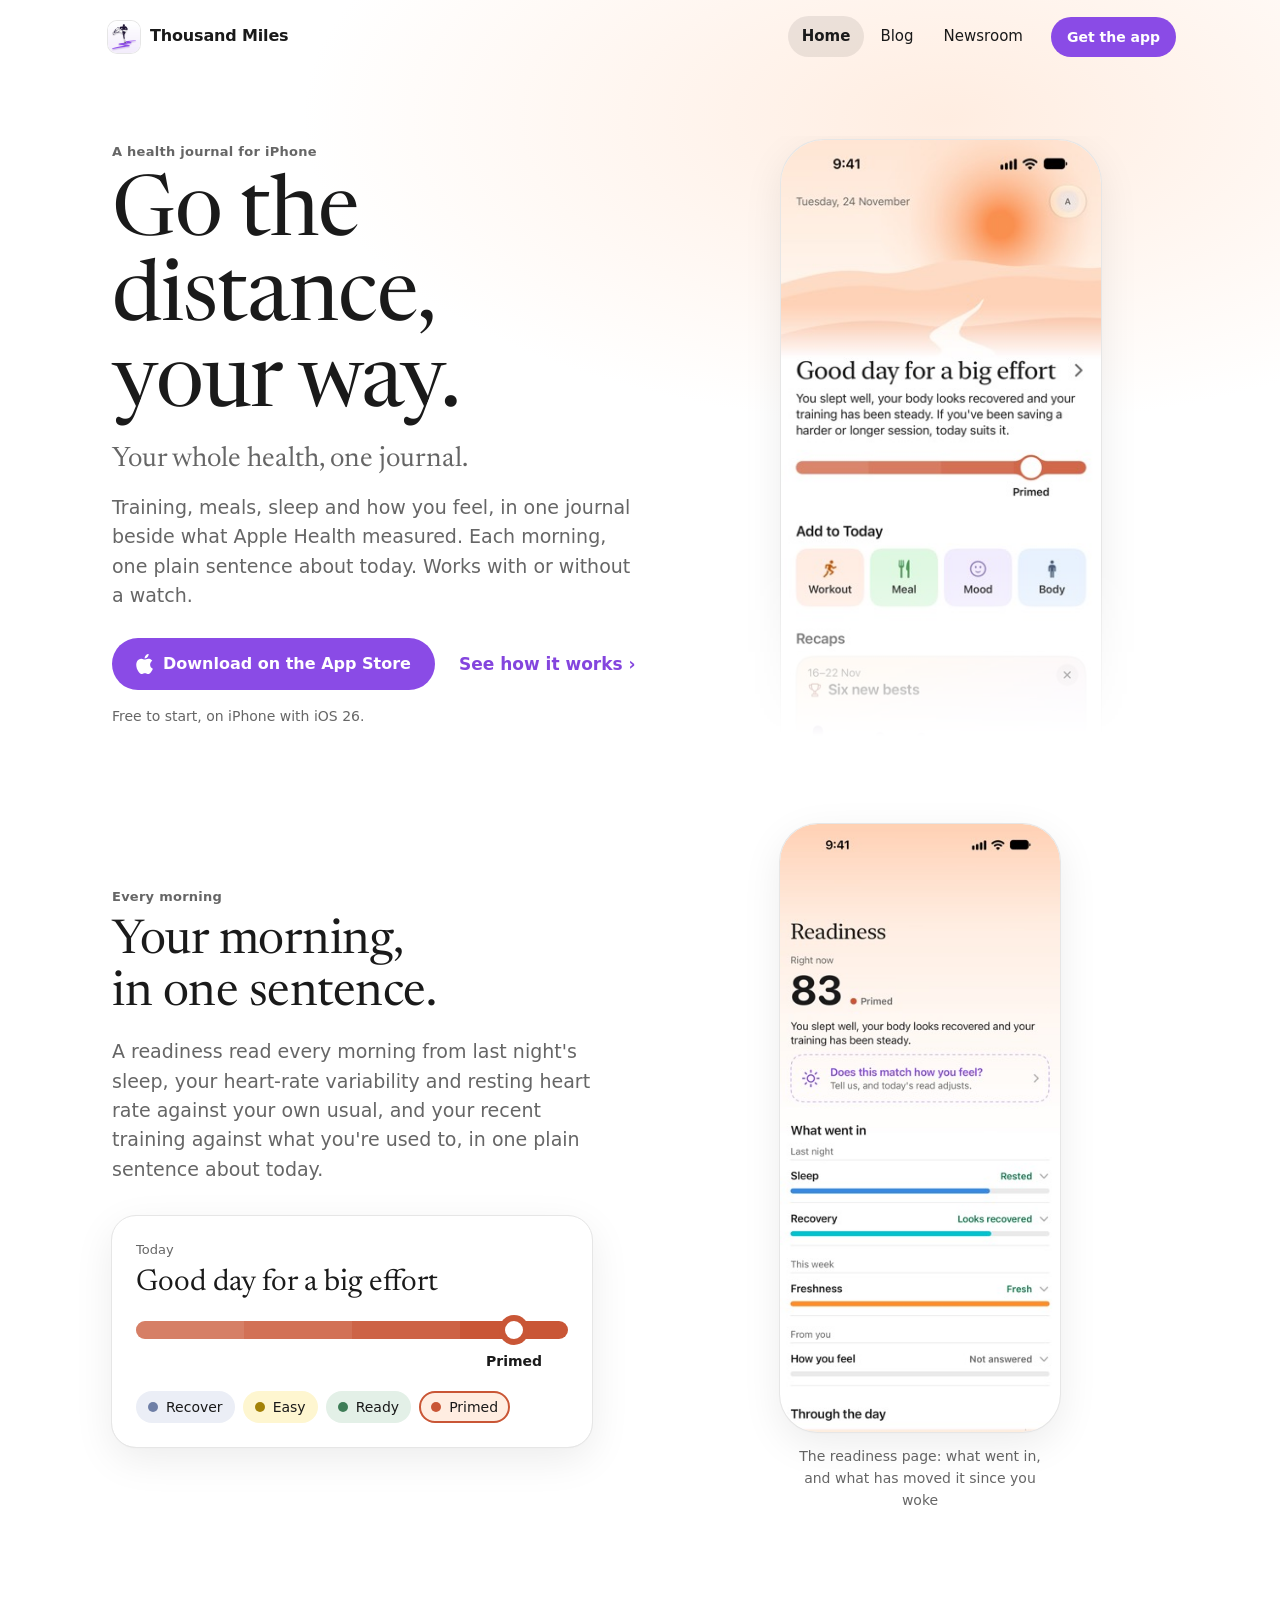
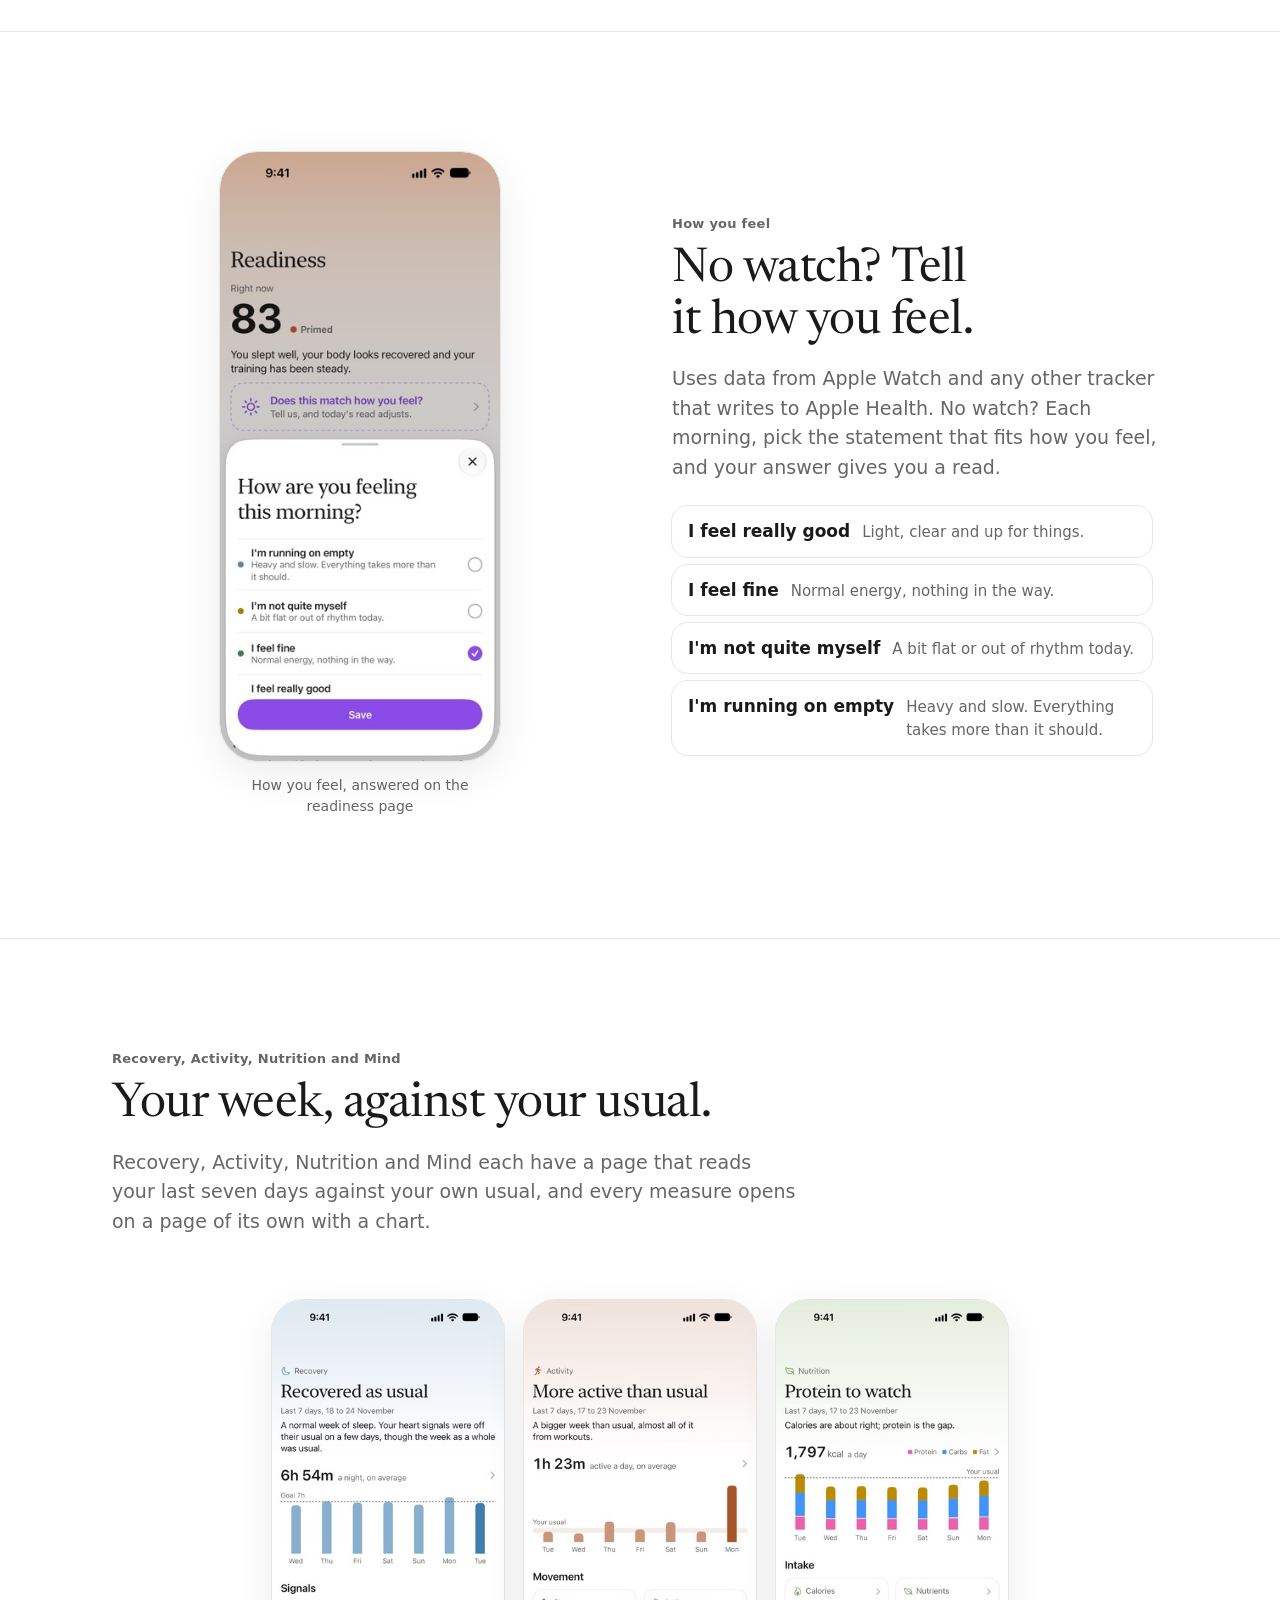
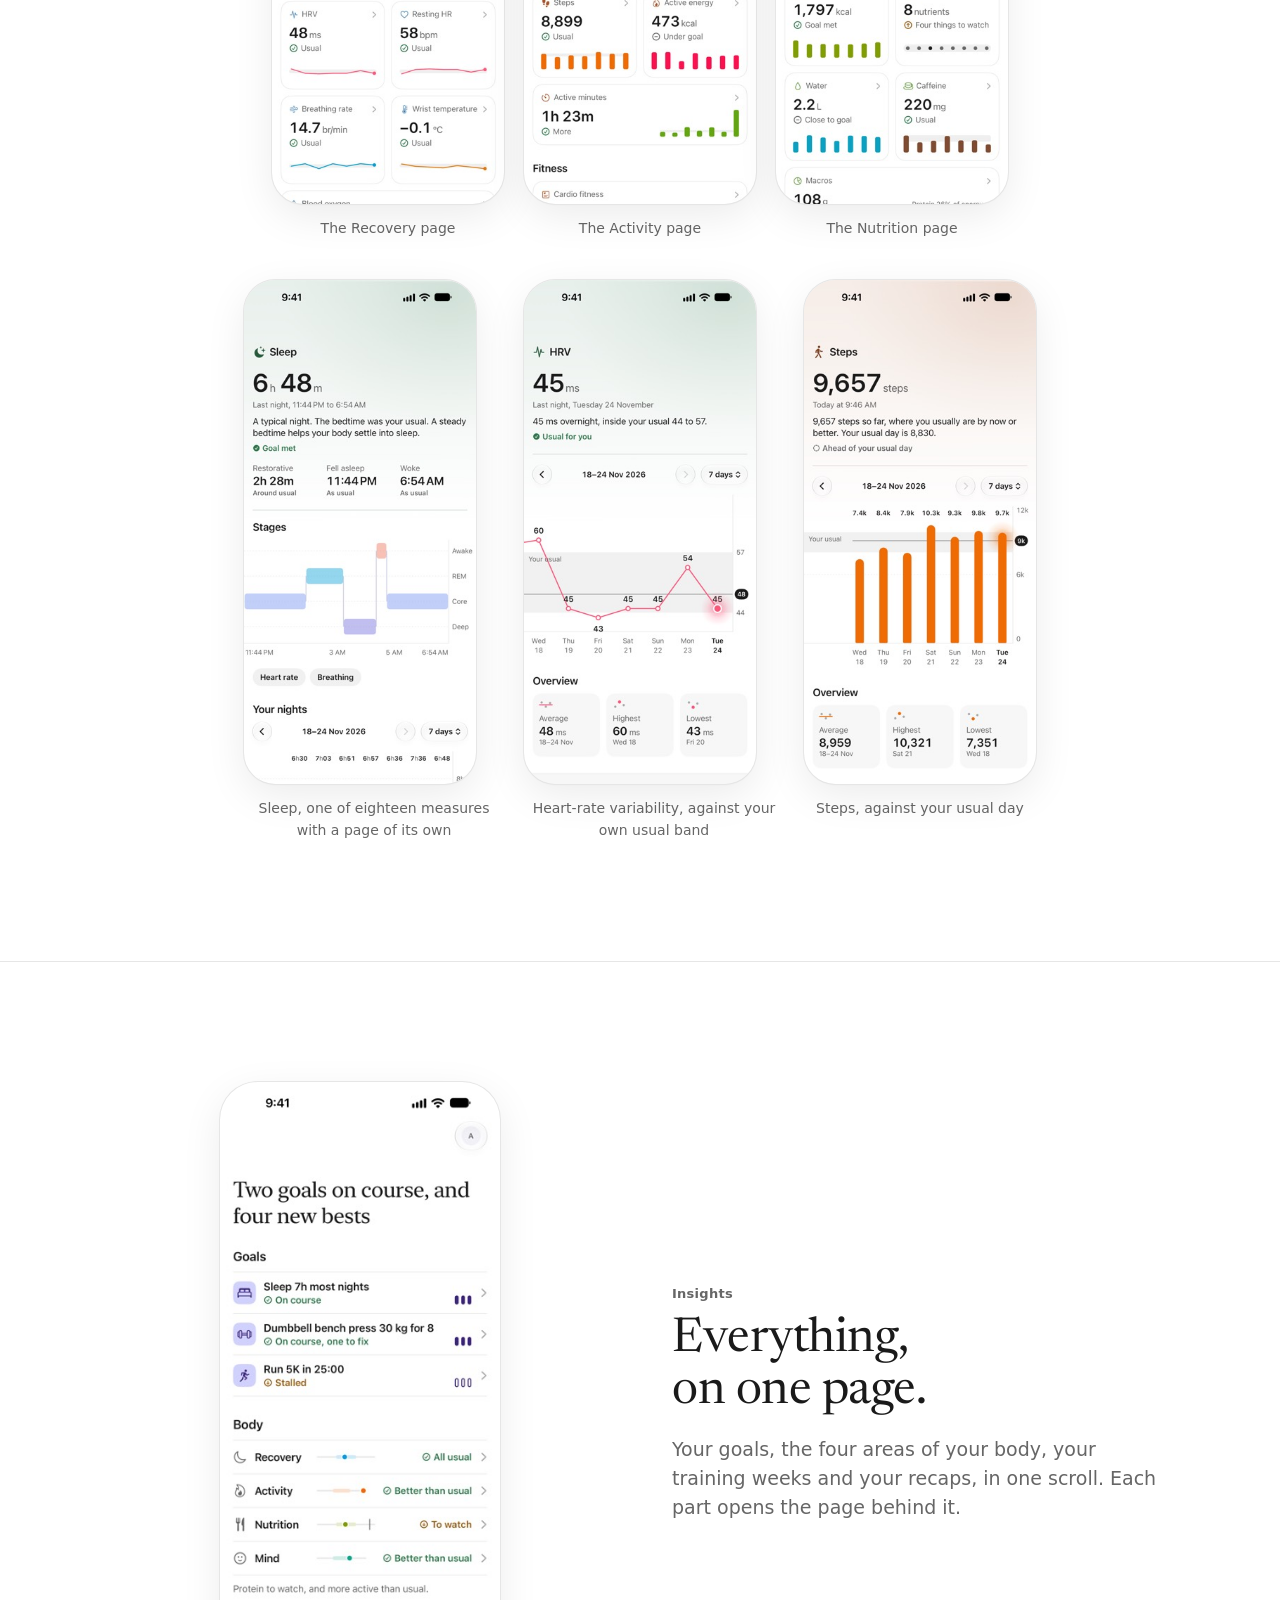
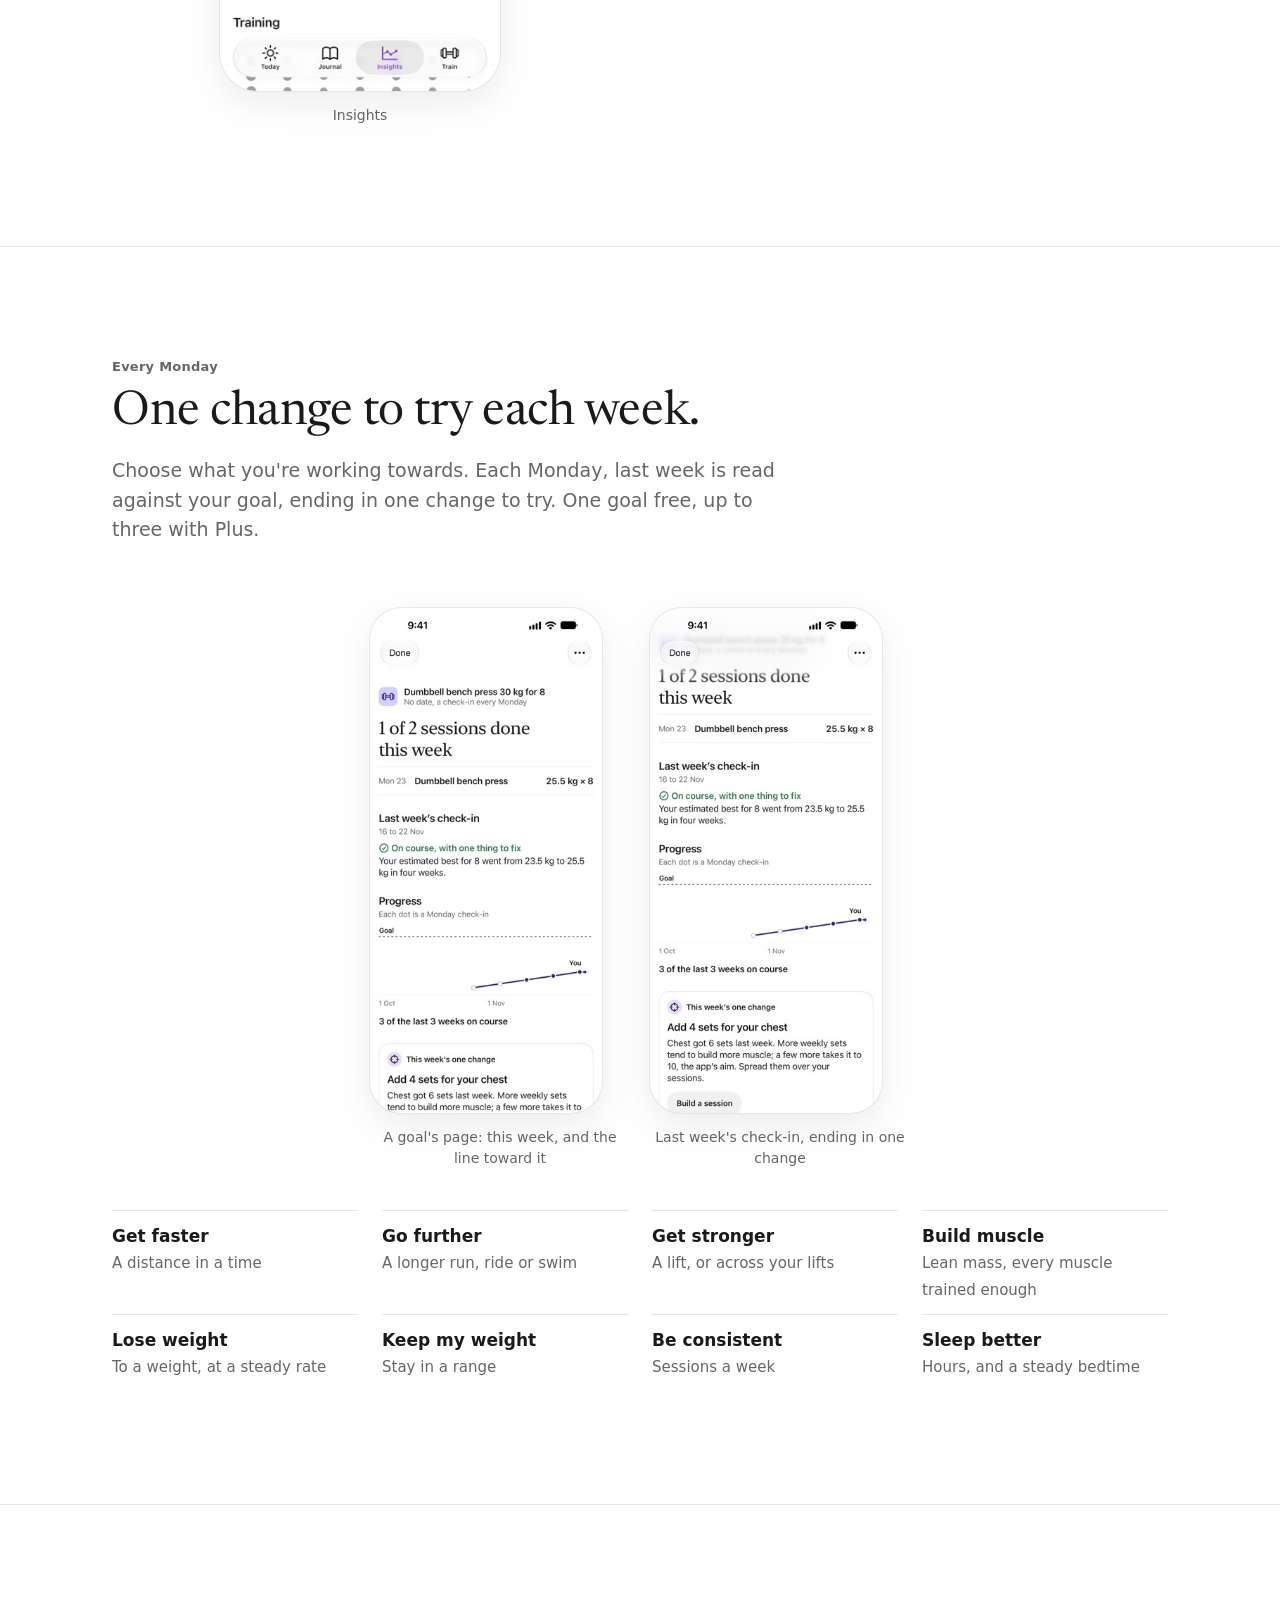
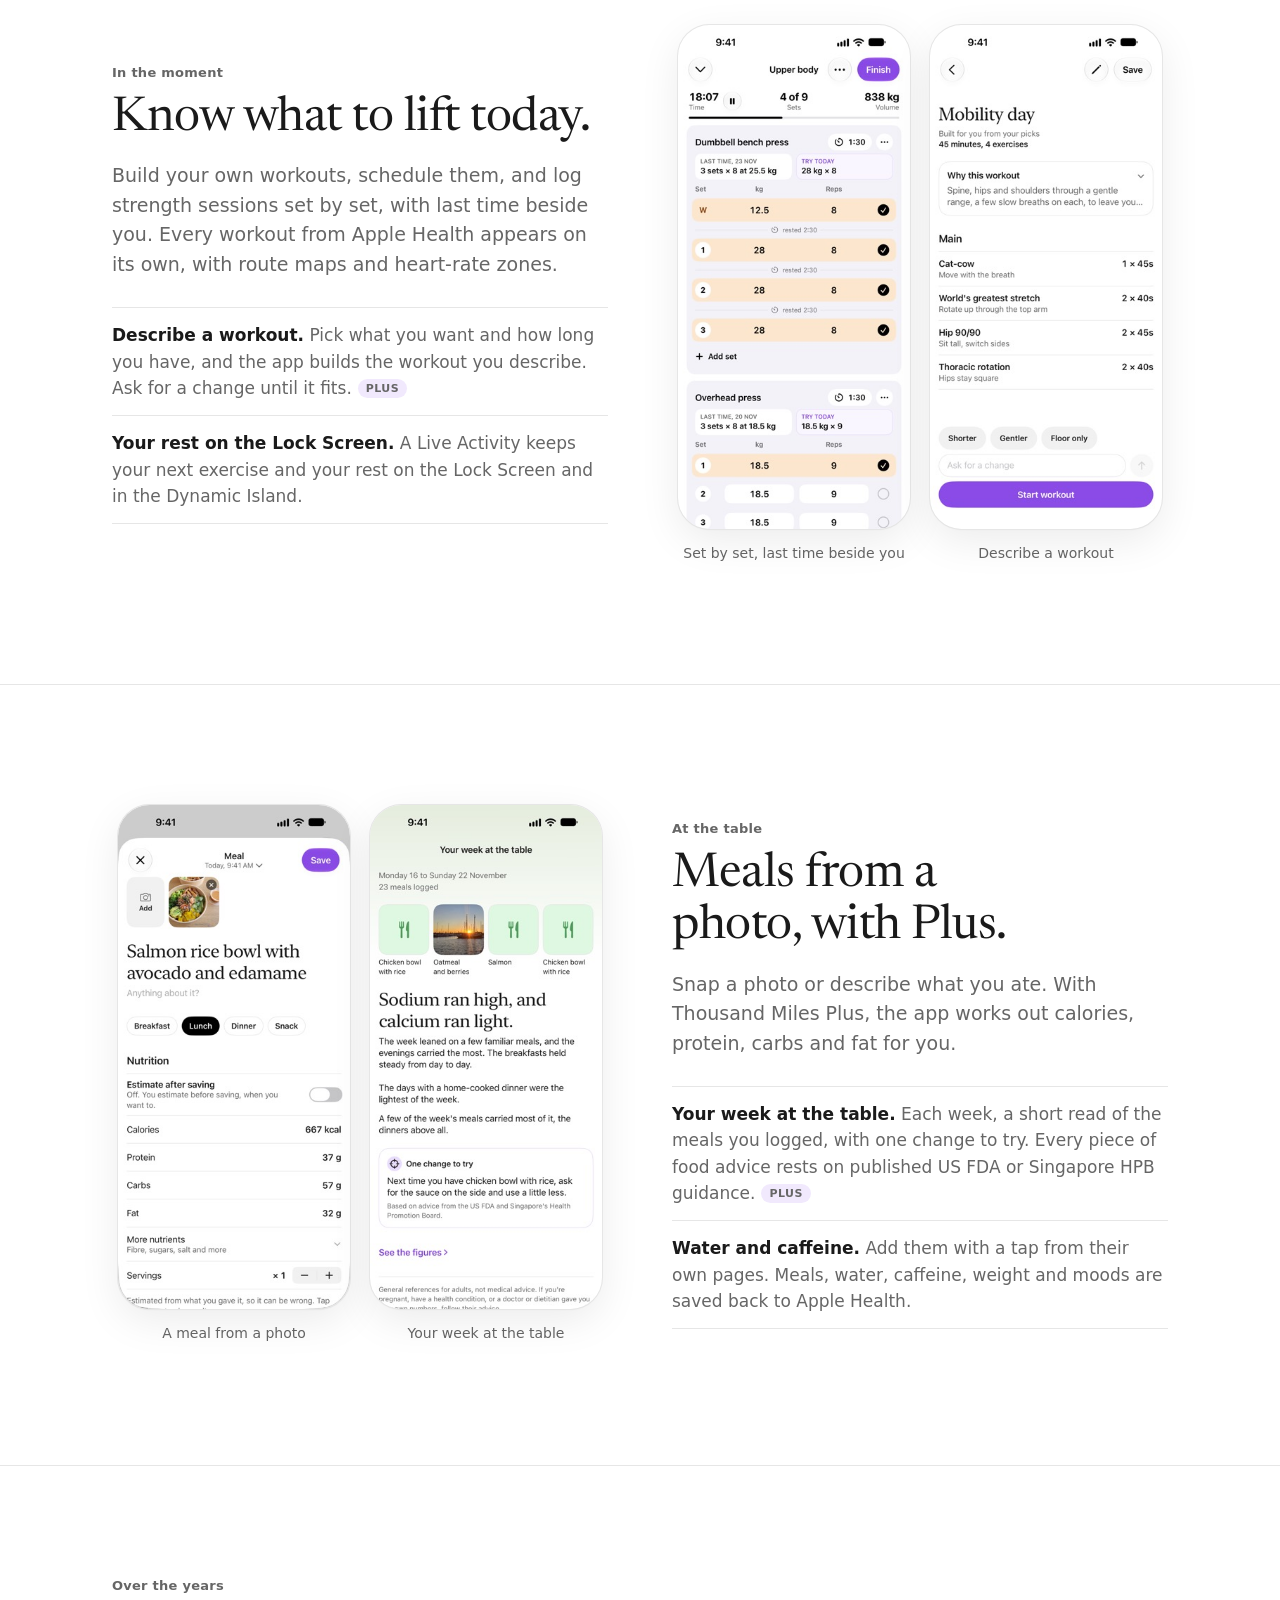
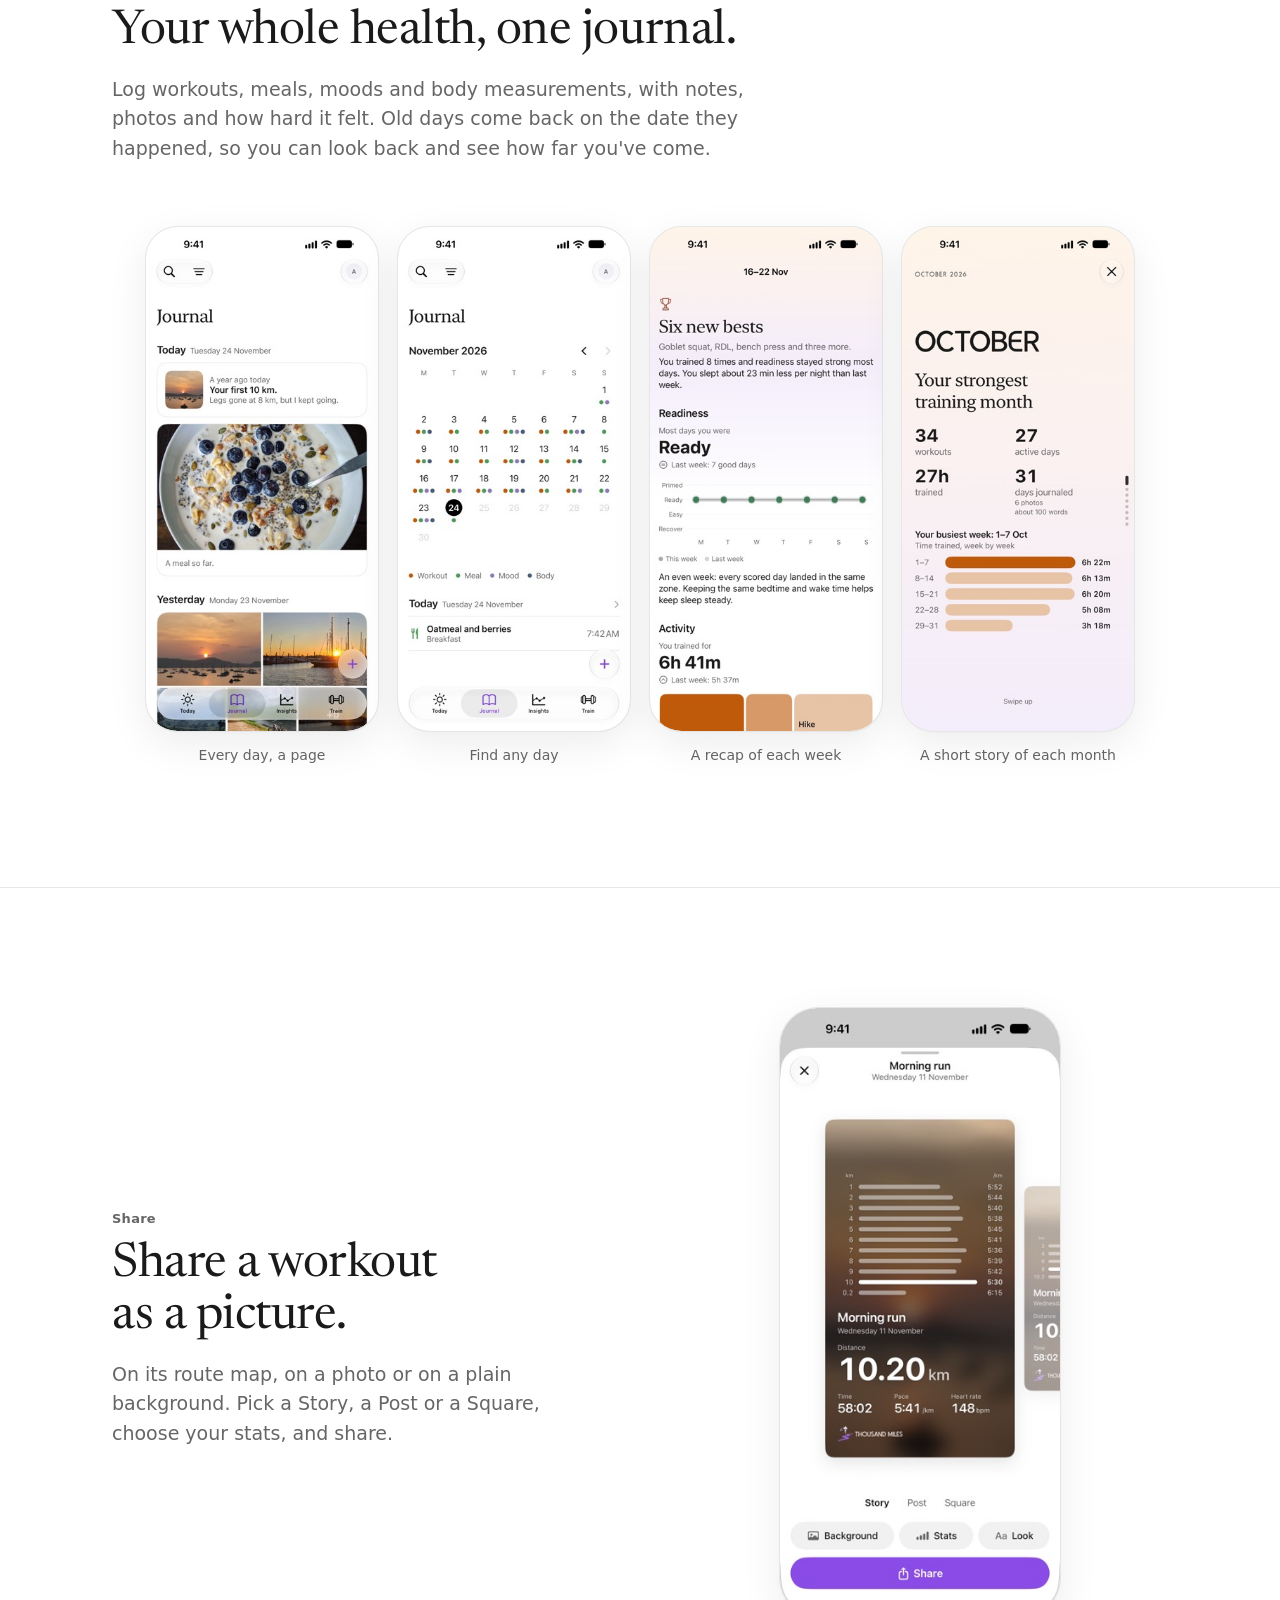
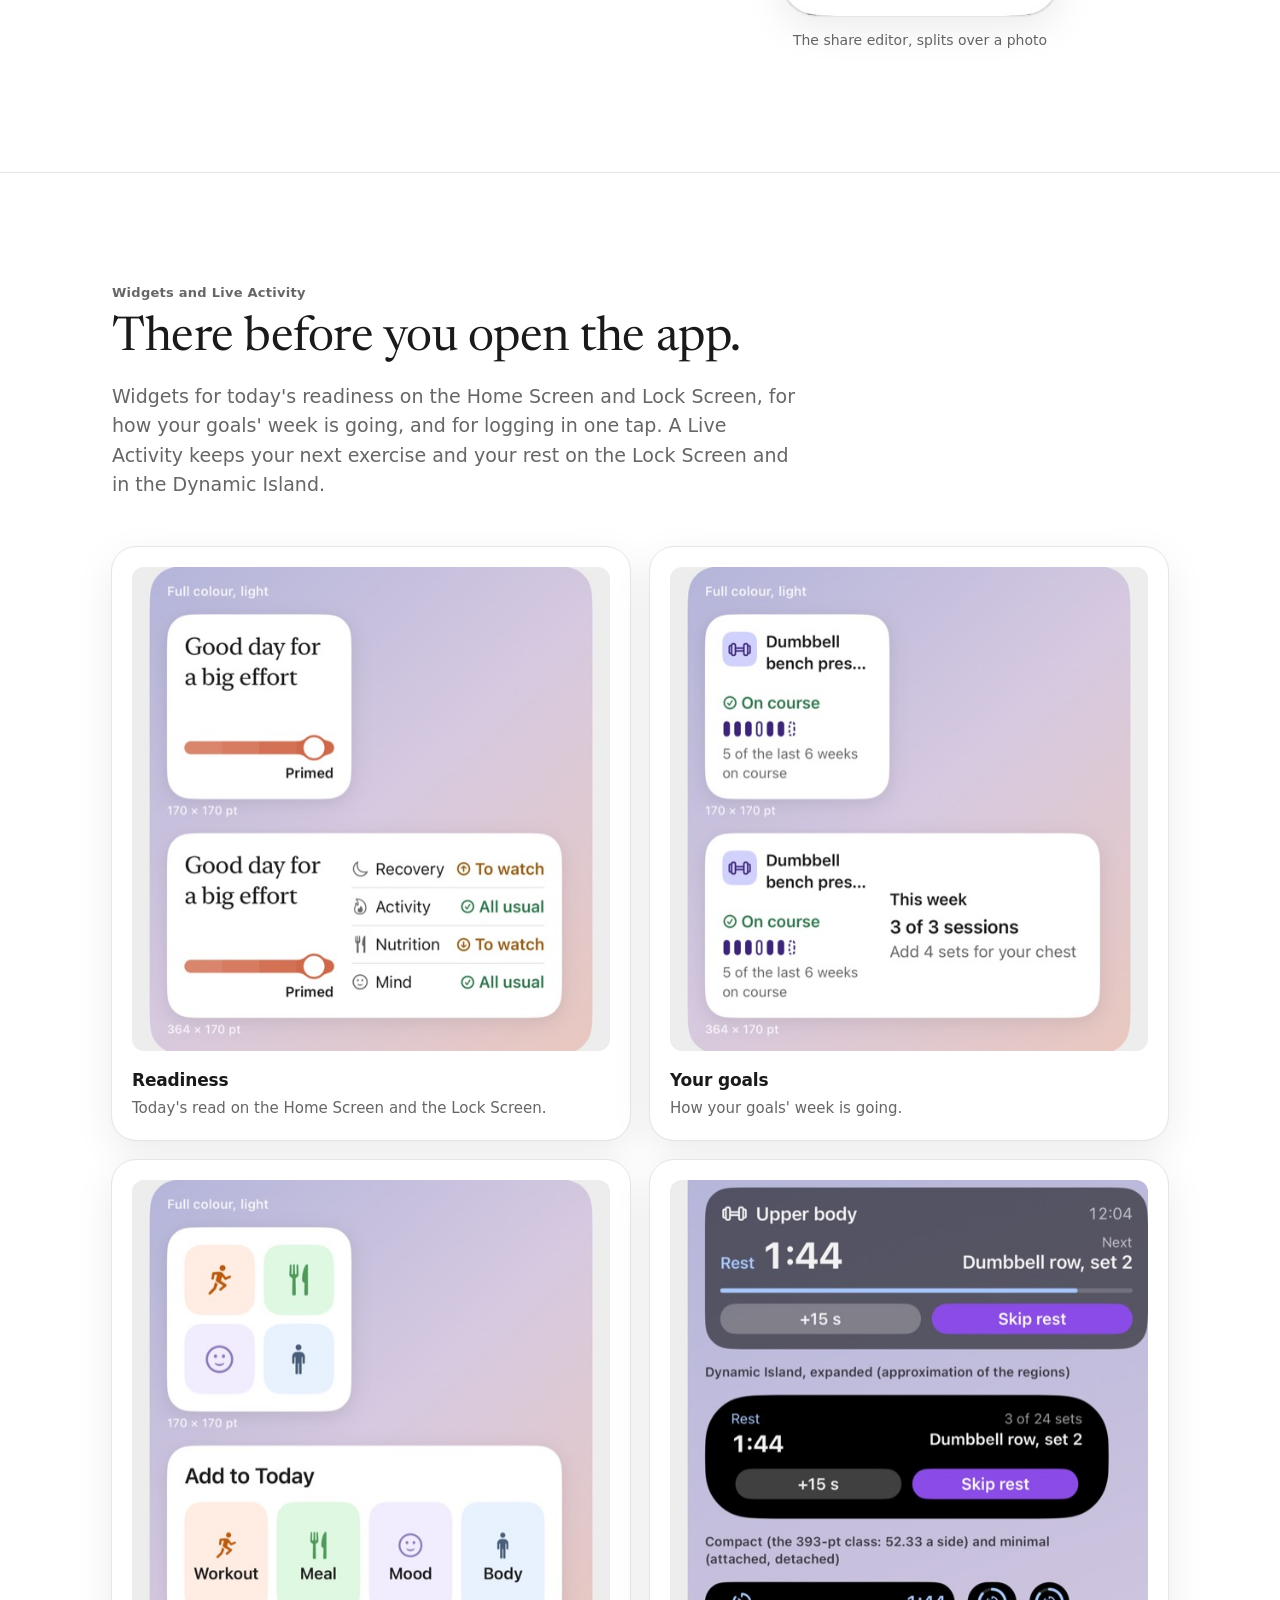
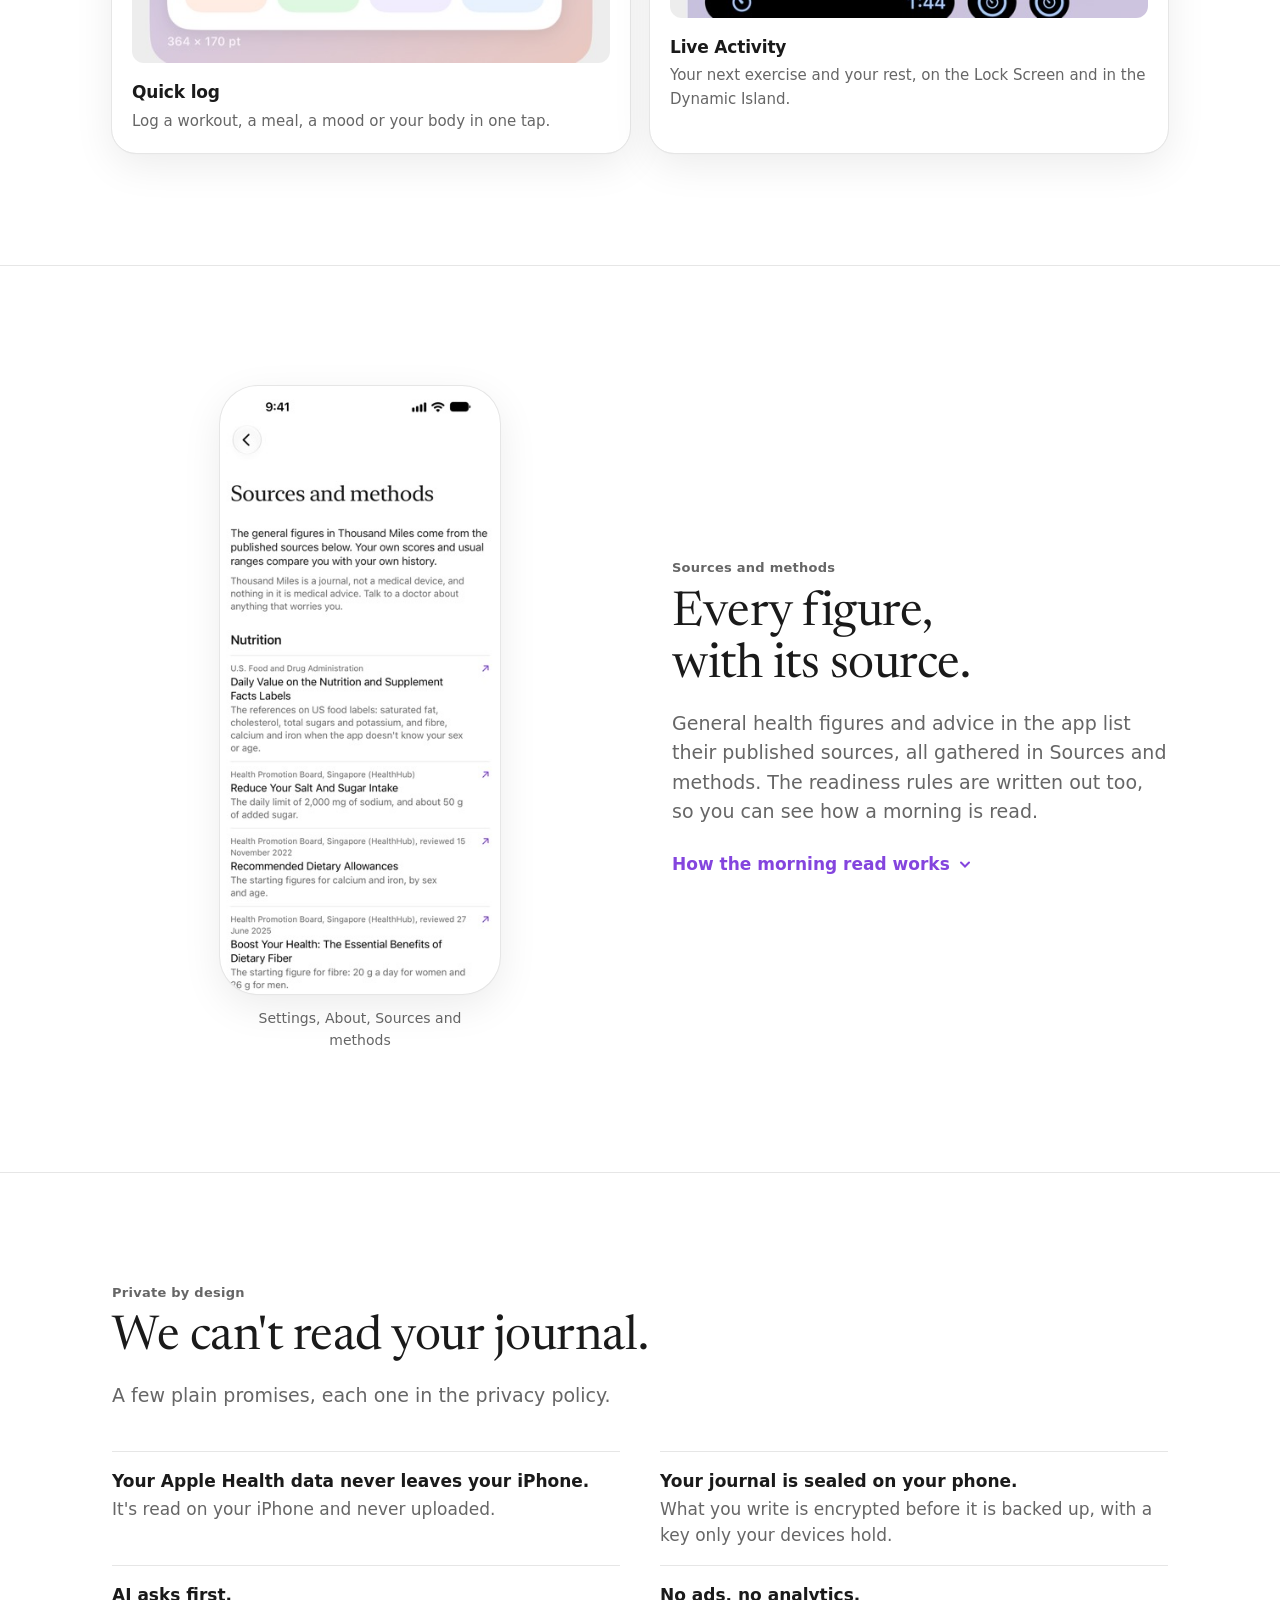
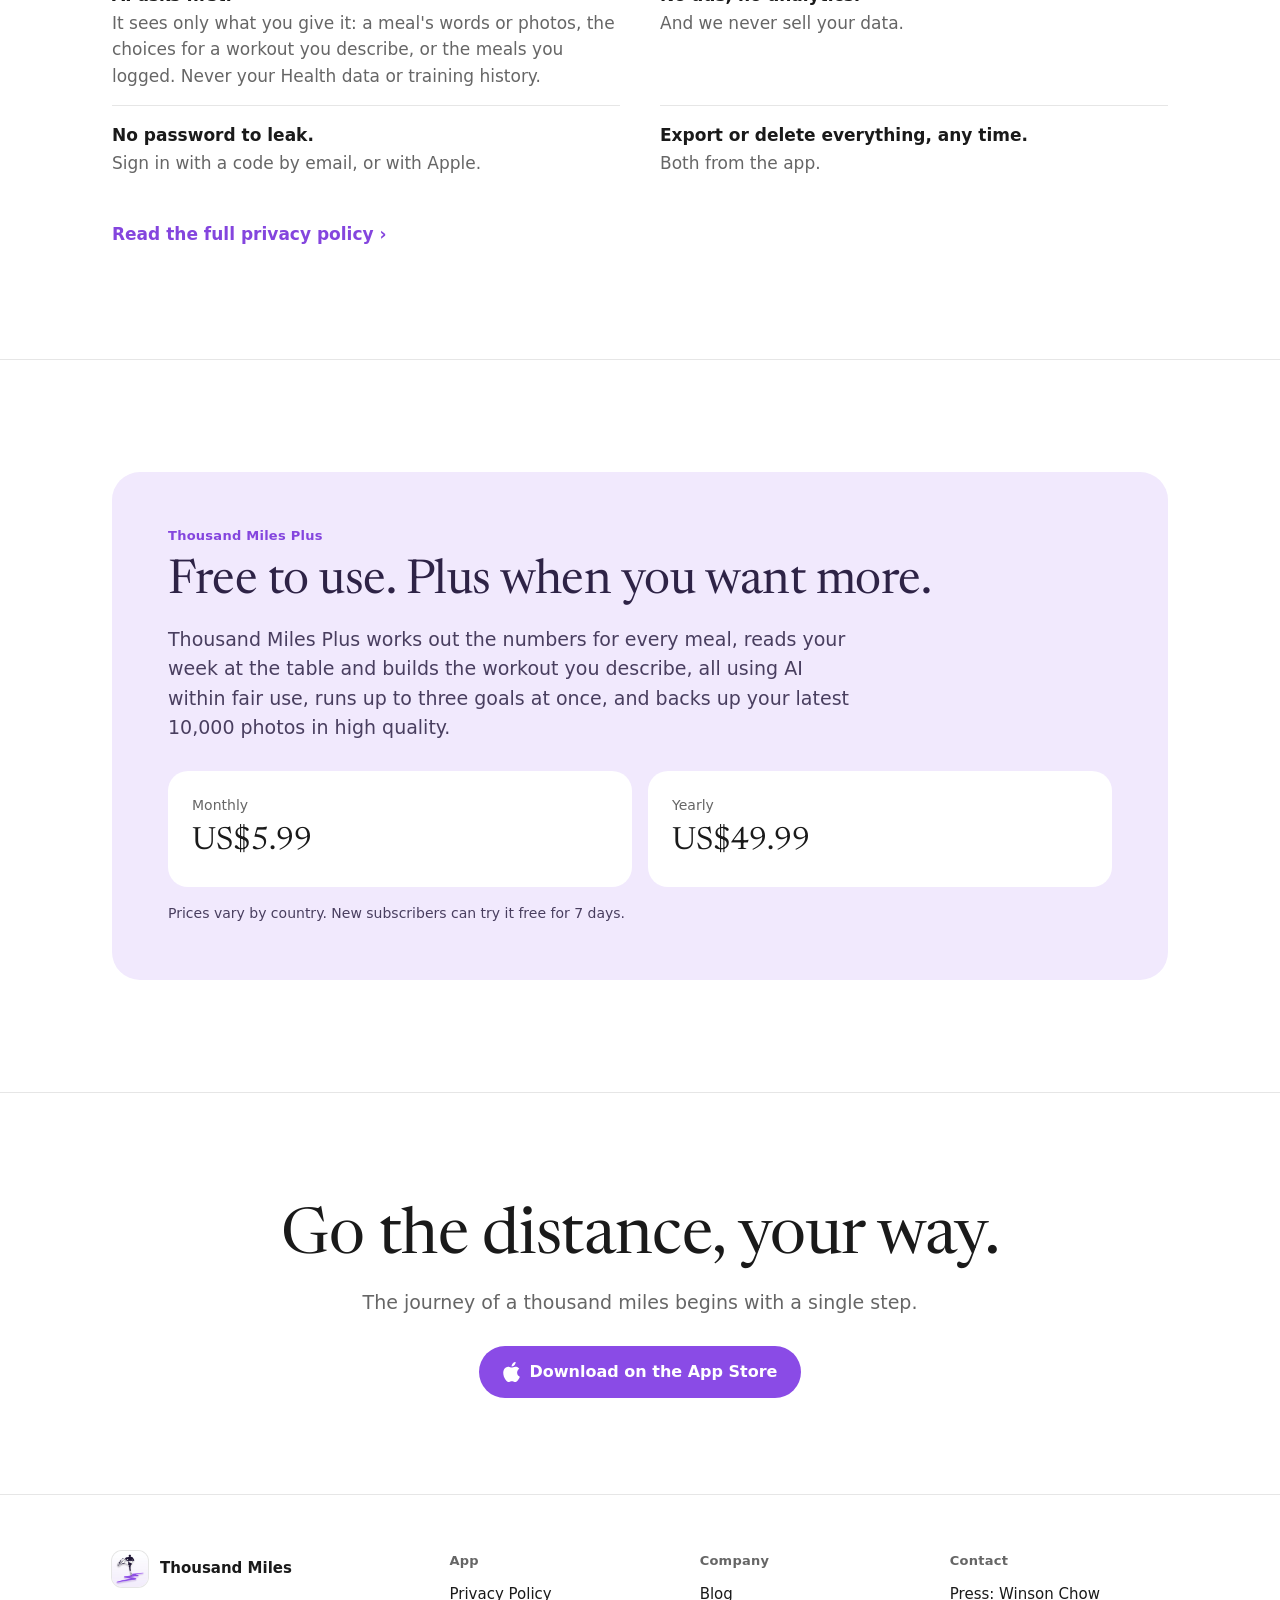
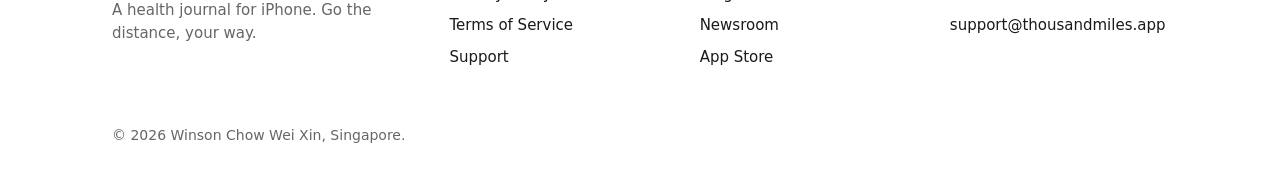
<file: index.html>
<!doctype html>
<html lang="en">
<head>
<meta charset="utf-8">
<meta name="viewport" content="width=device-width, initial-scale=1, viewport-fit=cover">
<title>Thousand Miles, a health journal for iPhone</title>
<meta name="description" content="Your whole health, one journal. Training, meals, sleep and how you feel, beside what Apple Health measured, and each morning, one plain sentence about today. Works with or without a watch.">
<link rel="canonical" href="https://thousandmiles.app/">
<meta name="apple-itunes-app" content="app-id=6804423331">
<meta name="color-scheme" content="light dark">
<meta name="theme-color" content="#ffffff" media="(prefers-color-scheme: light)">
<meta name="theme-color" content="#111111" media="(prefers-color-scheme: dark)">
<meta property="og:type" content="website">
<meta property="og:site_name" content="Thousand Miles">
<meta property="og:title" content="Thousand Miles, a health journal for iPhone">
<meta property="og:description" content="Your whole health, one journal. Training, meals, sleep and how you feel, beside what Apple Health measured, and each morning, one plain sentence about today. Works with or without a watch.">
<meta property="og:url" content="https://thousandmiles.app/">
<meta property="og:image" content="https://thousandmiles.app/images/og.png">
<meta property="og:image:width" content="1200">
<meta property="og:image:height" content="630">
<meta property="og:image:alt" content="The Thousand Miles app icon on a white card, beside the words A health journal for iPhone and Go the distance, your way.">
<meta name="twitter:card" content="summary_large_image">
<meta name="twitter:title" content="Thousand Miles, a health journal for iPhone">
<meta name="twitter:description" content="Your whole health, one journal. Training, meals, sleep and how you feel, beside what Apple Health measured, and each morning, one plain sentence about today. Works with or without a watch.">
<meta name="twitter:image" content="https://thousandmiles.app/images/og.png">
<link rel="icon" href="/favicon.ico" sizes="32x32">
<link rel="icon" type="image/png" sizes="32x32" href="/images/favicon-32.png">
<link rel="icon" type="image/png" sizes="512x512" href="/images/icon-512.png">
<link rel="apple-touch-icon" href="/images/apple-touch-icon.png">
<link rel="preload" href="/fonts/newsreader-latin.woff2" as="font" type="font/woff2" crossorigin>
<link rel="stylesheet" href="/css/site.css">
<script>document.documentElement.classList.add('js')</script>
<script src="/js/site.js" defer></script>
<script type="application/ld+json">
{
  "@context": "https://schema.org",
  "@type": "MobileApplication",
  "name": "Thousand Miles",
  "description": "Your whole health, one journal. Training, meals, sleep and how you feel, beside what Apple Health measured, and each morning, one plain sentence about today. Works with or without a watch.",
  "url": "https://thousandmiles.app/",
  "image": "https://thousandmiles.app/images/icon-512.png",
  "operatingSystem": "iOS 26",
  "applicationCategory": "HealthApplication",
  "installUrl": "https://apps.apple.com/app/id6804423331",
  "offers": {"@type": "Offer", "price": "0", "priceCurrency": "USD"},
  "author": {"@type": "Person", "name": "Winson Chow"}
}
</script>
</head>
<body>
<a class="skip" href="#main">Skip to content</a>
<div class="sentinel" aria-hidden="true"></div>

<header class="hdr">
  <div class="bar">
    <a class="brand" href="/" aria-label="Thousand Miles, home"><img src="/images/icon-256.jpg" alt="" width="32" height="32"><span>Thousand Miles</span></a>
    <nav class="tabs" aria-label="Main">
      <a href="/" aria-current="page">Home</a>
      <a href="/blog">Blog</a>
      <a href="/newsroom">Newsroom</a>
    </nav>
    <a class="btn btn-primary get" href="https://apps.apple.com/app/id6804423331">Get the app</a>
  </div>
</header>

<main id="main" tabindex="-1">
  <section class="hero" aria-labelledby="hero-title">
    <div class="wrap">
      <div>
        <p class="eyebrow">A health journal for iPhone</p>
        <h1 class="display" id="hero-title">Go the distance, your way.</h1>
        <p class="tagline">Your whole health, one journal.</p>
        <p class="lede">Training, meals, sleep and how you feel, in one journal beside what Apple Health measured. Each morning, one plain sentence about today. Works with or without a watch.</p>
        <div class="actions">
          <a class="btn btn-primary" href="https://apps.apple.com/app/id6804423331"><svg width="17" height="20" viewBox="0 0 17 20" aria-hidden="true" fill="currentColor"><path d="M14.1 10.6c0-2.6 2.1-3.8 2.2-3.9-1.2-1.8-3.1-2-3.7-2-1.6-.2-3.1.9-3.9.9-.8 0-2-.9-3.4-.9-1.7 0-3.3 1-4.2 2.6-1.8 3.1-.5 7.7 1.3 10.2.9 1.2 1.9 2.6 3.2 2.6 1.3-.1 1.8-.8 3.3-.8s2 .8 3.4.8c1.4 0 2.3-1.3 3.1-2.5 1-1.4 1.4-2.8 1.4-2.9-.1 0-2.7-1-2.7-4.1zM11.6 3c.7-.9 1.2-2 1-3.1-1 0-2.2.7-2.9 1.5-.6.7-1.2 1.9-1 3 1.1.1 2.2-.6 2.9-1.4z"/></svg>Download on the App Store</a>
          <a class="textlink" href="#morning">See how it works</a>
        </div>
        <p class="fine">Free to start, on iPhone with iOS 26.</p>
      </div>
      <div class="phones">
        <div class="phone"><picture><source media="(prefers-color-scheme: dark)" srcset="/images/app/today-dark-330.jpg 330w, /images/app/today-dark-660.jpg 660w" sizes="(max-width:410px) 78vw, 320px"><img src="/images/app/today-330.jpg" srcset="/images/app/today-330.jpg 330w, /images/app/today-660.jpg 660w" sizes="(max-width:410px) 78vw, 320px" width="330" height="717" alt="Today on a Primed morning: Good day for a big effort, a line on why, the readiness bar, and buttons to add a workout, a meal, a mood or a body entry." fetchpriority="high"></picture></div>
      </div>
    </div>
  </section>

  <section class="part" id="morning" aria-labelledby="morning-h">
    <div class="wrap split">
      <div>
        <p class="eyebrow">Every morning</p>
        <h2 class="display" id="morning-h">Your morning, in one sentence.</h2>
        <p class="lede">A readiness read every morning from last night's sleep, your heart-rate variability and resting heart rate against your own usual, and your recent training against what you're used to, in one plain sentence about today.</p>
        <div class="readiness-card" id="rcard">
          <p class="rlabel">Today</p>
          <p class="rhead" id="rhead" aria-live="polite">Good day for a big effort</p>
          <div class="zbar" aria-hidden="true"><div class="steps"><i></i><i></i><i></i><i></i></div><div class="knob"></div></div>
          <div class="zword"><span id="zword">Primed</span></div>
          <div class="zones" role="group" aria-label="Show a morning in each zone">
            <button type="button" style="--w:var(--z1w);--m:var(--z1)" data-z="1" aria-pressed="false">Recover</button>
            <button type="button" style="--w:var(--z2w);--m:var(--z2)" data-z="2" aria-pressed="false">Easy</button>
            <button type="button" style="--w:var(--z3w);--m:var(--z3)" data-z="3" aria-pressed="false">Ready</button>
            <button type="button" style="--w:var(--z4w);--m:var(--z4)" data-z="4" aria-pressed="true">Primed</button>
          </div>
        </div>
      </div>
      <div class="gallery">
        <figure class="shot"><div class="phone"><picture><source media="(prefers-color-scheme: dark)" srcset="/images/app/readiness-dark-330.jpg 330w, /images/app/readiness-dark-660.jpg 660w" sizes="(max-width:389px) 72vw, 280px"><img src="/images/app/readiness-330.jpg" srcset="/images/app/readiness-330.jpg 330w, /images/app/readiness-660.jpg 660w" sizes="(max-width:389px) 72vw, 280px" width="330" height="717" alt="The readiness page: a Primed morning, with what went in: sleep, recovery, freshness and how you feel." loading="lazy" decoding="async"></picture></div><figcaption>The readiness page: what went in, and what has moved it since you woke</figcaption></figure>
      </div>
    </div>
  </section>

  <section class="part" id="feel" aria-labelledby="feel-h">
    <div class="wrap split flip">
      <div>
        <p class="eyebrow">How you feel</p>
        <h2 class="display" id="feel-h">No watch? Tell it how you feel.</h2>
        <p class="lede">Uses data from Apple Watch and any other tracker that writes to Apple Health. No watch? Each morning, pick the statement that fits how you feel, and your answer gives you a read.</p>
        <ul class="feel">
          <li><b>I feel really good</b><span>Light, clear and up for things.</span></li>
          <li><b>I feel fine</b><span>Normal energy, nothing in the way.</span></li>
          <li><b>I'm not quite myself</b><span>A bit flat or out of rhythm today.</span></li>
          <li><b>I'm running on empty</b><span>Heavy and slow. Everything takes more than it should.</span></li>
        </ul>
      </div>
      <div class="gallery">
        <figure class="shot"><div class="phone"><img src="/images/app/feel-330.jpg" srcset="/images/app/feel-330.jpg 330w, /images/app/feel-660.jpg 660w" sizes="(max-width:389px) 72vw, 280px" width="330" height="717" alt="How are you feeling this morning? Four statements, from I&#x27;m running on empty to I feel really good, with I feel fine picked." loading="lazy" decoding="async"></div><figcaption>How you feel, answered on the readiness page</figcaption></figure>
      </div>
    </div>
  </section>

  <section class="part" id="areas" aria-labelledby="areas-h">
    <div class="wrap">
      <p class="eyebrow">Recovery, Activity, Nutrition and Mind</p>
      <h2 class="display" id="areas-h">Your week, against your usual.</h2>
      <p class="lede">Recovery, Activity, Nutrition and Mind each have a page that reads your last seven days against your own usual, and every measure opens on a page of its own with a chart.</p>
      <div class="gallery">
        <figure class="shot"><div class="phone sm"><img src="/images/app/recovery-330.jpg" srcset="/images/app/recovery-330.jpg 330w, /images/app/recovery-660.jpg 660w" sizes="(max-width:374px) 62vw, 232px" width="330" height="717" alt="The Recovery page: Recovered as usual, a week of sleep against a 7 hour goal, and cards for HRV, resting heart rate, breathing rate and wrist temperature." loading="lazy" decoding="async"></div><figcaption>The Recovery page</figcaption></figure>
        <figure class="shot"><div class="phone sm"><img src="/images/app/activity-330.jpg" srcset="/images/app/activity-330.jpg 330w, /images/app/activity-660.jpg 660w" sizes="(max-width:374px) 62vw, 232px" width="330" height="717" alt="The Activity page: More active than usual, a week of active minutes against your usual, and cards for steps, active energy and active minutes." loading="lazy" decoding="async"></div><figcaption>The Activity page</figcaption></figure>
        <figure class="shot"><div class="phone sm"><img src="/images/app/nutrition-330.jpg" srcset="/images/app/nutrition-330.jpg 330w, /images/app/nutrition-660.jpg 660w" sizes="(max-width:374px) 62vw, 232px" width="330" height="717" alt="The Nutrition page: Protein to watch, a week of calories split into protein, carbs and fat, and cards for calories, nutrients, water and caffeine." loading="lazy" decoding="async"></div><figcaption>The Nutrition page</figcaption></figure>
      </div>
      <div class="gallery">
        <figure class="shot"><div class="phone sm"><img src="/images/app/sleep-330.jpg" srcset="/images/app/sleep-330.jpg 330w, /images/app/sleep-660.jpg 660w" sizes="(max-width:374px) 62vw, 232px" width="330" height="717" alt="The Sleep page: 6 hours 48 minutes last night, a typical night, and the night&#x27;s stages." loading="lazy" decoding="async"></div><figcaption>Sleep, one of eighteen measures with a page of its own</figcaption></figure>
        <figure class="shot"><div class="phone sm"><img src="/images/app/hrv-330.jpg" srcset="/images/app/hrv-330.jpg 330w, /images/app/hrv-660.jpg 660w" sizes="(max-width:374px) 62vw, 232px" width="330" height="717" alt="The HRV page: 45 ms overnight, inside your usual band of 44 to 57, on a chart of the week." loading="lazy" decoding="async"></div><figcaption>Heart-rate variability, against your own usual band</figcaption></figure>
        <figure class="shot"><div class="phone sm"><img src="/images/app/steps-330.jpg" srcset="/images/app/steps-330.jpg 330w, /images/app/steps-660.jpg 660w" sizes="(max-width:374px) 62vw, 232px" width="330" height="717" alt="The Steps page: 9,657 steps so far today, ahead of your usual day, on a chart of the week." loading="lazy" decoding="async"></div><figcaption>Steps, against your usual day</figcaption></figure>
      </div>
    </div>
  </section>

  <section class="part" id="insights" aria-labelledby="insights-h">
    <div class="wrap split flip">
      <div>
        <p class="eyebrow">Insights</p>
        <h2 class="display" id="insights-h">Everything, on one page.</h2>
        <p class="lede">Your goals, the four areas of your body, your training weeks and your recaps, in one scroll. Each part opens the page behind it.</p>
      </div>
      <div class="gallery">
        <figure class="shot"><div class="phone"><picture><source media="(prefers-color-scheme: dark)" srcset="/images/app/insights-dark-330.jpg 330w, /images/app/insights-dark-660.jpg 660w" sizes="(max-width:389px) 72vw, 280px"><img src="/images/app/insights-330.jpg" srcset="/images/app/insights-330.jpg 330w, /images/app/insights-660.jpg 660w" sizes="(max-width:389px) 72vw, 280px" width="330" height="717" alt="Insights: Two goals on course, and four new bests, above your goals and the four areas of your body, each with its word for the week." loading="lazy" decoding="async"></picture></div><figcaption>Insights</figcaption></figure>
      </div>
    </div>
  </section>

  <section class="part" id="goals" aria-labelledby="goals-h">
    <div class="wrap">
      <p class="eyebrow">Every Monday</p>
      <h2 class="display" id="goals-h">One change to try each week.</h2>
      <p class="lede">Choose what you're working towards. Each Monday, last week is read against your goal, ending in one change to try. One goal free, up to three with Plus.</p>
      <div class="gallery">
        <figure class="shot"><div class="phone sm"><img src="/images/app/goal-330.jpg" srcset="/images/app/goal-330.jpg 330w, /images/app/goal-660.jpg 660w" sizes="(max-width:374px) 62vw, 232px" width="330" height="717" alt="A goal&#x27;s page, Dumbbell bench press 30 kg for 8: 1 of 2 sessions done this week, last week&#x27;s check-in on course, and the progress line." loading="lazy" decoding="async"></div><figcaption>A goal's page: this week, and the line toward it</figcaption></figure>
        <figure class="shot"><div class="phone sm"><img src="/images/app/goal-change-330.jpg" srcset="/images/app/goal-change-330.jpg 330w, /images/app/goal-change-660.jpg 660w" sizes="(max-width:374px) 62vw, 232px" width="330" height="717" alt="Further down the goal&#x27;s page: this week&#x27;s one change, Add 4 sets for your chest, with a button to build a session." loading="lazy" decoding="async"></div><figcaption>Last week's check-in, ending in one change</figcaption></figure>
      </div>
      <ul class="goals" aria-label="The eight goals">
        <li><b>Get faster</b><span>A distance in a time</span></li>
        <li><b>Go further</b><span>A longer run, ride or swim</span></li>
        <li><b>Get stronger</b><span>A lift, or across your lifts</span></li>
        <li><b>Build muscle</b><span>Lean mass, every muscle trained enough</span></li>
        <li><b>Lose weight</b><span>To a weight, at a steady rate</span></li>
        <li><b>Keep my weight</b><span>Stay in a range</span></li>
        <li><b>Be consistent</b><span>Sessions a week</span></li>
        <li><b>Sleep better</b><span>Hours, and a steady bedtime</span></li>
      </ul>
    </div>
  </section>

  <section class="part" id="training" aria-labelledby="training-h">
    <div class="wrap split">
      <div>
        <p class="eyebrow">In the moment</p>
        <h2 class="display" id="training-h">Know what to lift today.</h2>
        <p class="lede">Build your own workouts, schedule them, and log strength sessions set by set, with last time beside you. Every workout from Apple Health appears on its own, with route maps and heart-rate zones.</p>
        <ul class="points">
          <li><b>Describe a workout.</b> <span>Pick what you want and how long you have, and the app builds the workout you describe. Ask for a change until it fits.</span><span class="plus-tag">Plus</span></li>
          <li><b>Your rest on the Lock Screen.</b> <span>A Live Activity keeps your next exercise and your rest on the Lock Screen and in the Dynamic Island.</span></li>
        </ul>
      </div>
      <div class="gallery">
        <figure class="shot"><div class="phone sm"><img src="/images/app/session-330.jpg" srcset="/images/app/session-330.jpg 330w, /images/app/session-660.jpg 660w" sizes="(max-width:374px) 62vw, 232px" width="330" height="717" alt="An upper body session under way: last time&#x27;s sets beside each exercise, a weight to try today, and sets ticked off." loading="lazy" decoding="async"></div><figcaption>Set by set, last time beside you</figcaption></figure>
        <figure class="shot"><div class="phone sm"><img src="/images/app/build-330.jpg" srcset="/images/app/build-330.jpg 330w, /images/app/build-660.jpg 660w" sizes="(max-width:374px) 62vw, 232px" width="330" height="717" alt="Describe a workout: a 45 minute mobility day of four exercises, built from your picks, with Shorter, Gentler and Ask for a change." loading="lazy" decoding="async"></div><figcaption>Describe a workout</figcaption></figure>
      </div>
    </div>
  </section>

  <section class="part" id="table" aria-labelledby="table-h">
    <div class="wrap split flip">
      <div>
        <p class="eyebrow">At the table</p>
        <h2 class="display" id="table-h">Meals from a photo, with Plus.</h2>
        <p class="lede">Snap a photo or describe what you ate. With Thousand Miles Plus, the app works out calories, protein, carbs and fat for you.</p>
        <ul class="points">
          <li><b>Your week at the table.</b> <span>Each week, a short read of the meals you logged, with one change to try. Every piece of food advice rests on published US FDA or Singapore HPB guidance.</span><span class="plus-tag">Plus</span></li>
          <li><b>Water and caffeine.</b> <span>Add them with a tap from their own pages. Meals, water, caffeine, weight and moods are saved back to Apple Health.</span></li>
        </ul>
      </div>
      <div class="gallery">
        <figure class="shot"><div class="phone sm"><img src="/images/app/meal-330.jpg" srcset="/images/app/meal-330.jpg 330w, /images/app/meal-660.jpg 660w" sizes="(max-width:374px) 62vw, 232px" width="330" height="717" alt="Logging lunch from a photo: a salmon rice bowl worked out to 667 calories, 37 g of protein, 57 g of carbs and 32 g of fat." loading="lazy" decoding="async"></div><figcaption>A meal from a photo</figcaption></figure>
        <figure class="shot"><div class="phone sm"><img src="/images/app/table-330.jpg" srcset="/images/app/table-330.jpg 330w, /images/app/table-660.jpg 660w" sizes="(max-width:374px) 62vw, 232px" width="330" height="717" alt="Your week at the table: Sodium ran high, and calcium ran light, a short read of the week, and one change to try." loading="lazy" decoding="async"></div><figcaption>Your week at the table</figcaption></figure>
      </div>
    </div>
  </section>

  <section class="part" id="journal" aria-labelledby="journal-h">
    <div class="wrap">
      <p class="eyebrow">Over the years</p>
      <h2 class="display" id="journal-h">Your whole health, one journal.</h2>
      <p class="lede">Log workouts, meals, moods and body measurements, with notes, photos and how hard it felt. Old days come back on the date they happened, so you can look back and see how far you've come.</p>
      <div class="gallery">
        <figure class="shot"><div class="phone sm"><img src="/images/app/journal-330.jpg" srcset="/images/app/journal-330.jpg 330w, /images/app/journal-660.jpg 660w" sizes="(max-width:374px) 62vw, 232px" width="330" height="717" alt="The Journal: a year ago today, your first 10 km, above this morning&#x27;s breakfast and yesterday&#x27;s photos." loading="lazy" decoding="async"></div><figcaption>Every day, a page</figcaption></figure>
        <figure class="shot"><div class="phone sm"><img src="/images/app/calendar-330.jpg" srcset="/images/app/calendar-330.jpg 330w, /images/app/calendar-660.jpg 660w" sizes="(max-width:374px) 62vw, 232px" width="330" height="717" alt="The Journal as a calendar: November, with a dot for each workout, meal, mood and body entry." loading="lazy" decoding="async"></div><figcaption>Find any day</figcaption></figure>
        <figure class="shot"><div class="phone sm"><img src="/images/app/weekly-330.jpg" srcset="/images/app/weekly-330.jpg 330w, /images/app/weekly-660.jpg 660w" sizes="(max-width:374px) 62vw, 232px" width="330" height="717" alt="A weekly recap: Six new bests, with the week&#x27;s readiness, mostly Ready, and the time trained." loading="lazy" decoding="async"></div><figcaption>A recap of each week</figcaption></figure>
        <figure class="shot"><div class="phone sm"><img src="/images/app/recap-330.jpg" srcset="/images/app/recap-330.jpg 330w, /images/app/recap-660.jpg 660w" sizes="(max-width:374px) 62vw, 232px" width="330" height="717" alt="The October story: Your strongest training month, with 34 workouts, 27 active days and the busiest week." loading="lazy" decoding="async"></div><figcaption>A short story of each month</figcaption></figure>
      </div>
    </div>
  </section>

  <section class="part" id="share" aria-labelledby="share-h">
    <div class="wrap split">
      <div>
        <p class="eyebrow">Share</p>
        <h2 class="display" id="share-h">Share a workout as a picture.</h2>
        <p class="lede">On its route map, on a photo or on a plain background. Pick a Story, a Post or a Square, choose your stats, and share.</p>
      </div>
      <div class="gallery">
        <figure class="shot"><div class="phone"><img src="/images/app/share-330.jpg" srcset="/images/app/share-330.jpg 330w, /images/app/share-660.jpg 660w" sizes="(max-width:389px) 72vw, 280px" width="330" height="717" alt="The share editor: a morning run as a Story, its splits and stats over a blurred harbour photo, with Background, Stats and Look." loading="lazy" decoding="async"></div><figcaption>The share editor, splits over a photo</figcaption></figure>
      </div>
    </div>
  </section>

  <section class="part" id="widgets" aria-labelledby="widgets-h">
    <div class="wrap">
      <p class="eyebrow">Widgets and Live Activity</p>
      <h2 class="display" id="widgets-h">There before you open the app.</h2>
      <p class="lede">Widgets for today's readiness on the Home Screen and Lock Screen, for how your goals' week is going, and for logging in one tap. A Live Activity keeps your next exercise and your rest on the Lock Screen and in the Dynamic Island.</p>
      <div class="widgets">
        <figure class="wcard"><img src="/images/app/w-readiness-560.jpg" srcset="/images/app/w-readiness-560.jpg 560w, /images/app/w-readiness-1120.jpg 1120w" sizes="(min-width:1120px) 488px, (min-width:720px) calc(50vw - 82px), calc(100vw - 72px)" width="560" height="566" alt="The readiness widgets, small and medium: Good day for a big effort over the bar, and the medium with Recovery, Activity, Nutrition and Mind beside it." loading="lazy" decoding="async"><figcaption><h3>Readiness</h3><p>Today's read on the Home Screen and the Lock Screen.</p></figcaption></figure>
        <figure class="wcard"><img src="/images/app/w-goals-560.jpg" srcset="/images/app/w-goals-560.jpg 560w, /images/app/w-goals-1120.jpg 1120w" sizes="(min-width:1120px) 488px, (min-width:720px) calc(50vw - 82px), calc(100vw - 72px)" width="560" height="566" alt="The goals widgets, small and medium: Dumbbell bench press, on course 5 of the last 6 weeks, and this week&#x27;s 3 of 3 sessions." loading="lazy" decoding="async"><figcaption><h3>Your goals</h3><p>How your goals' week is going.</p></figcaption></figure>
        <figure class="wcard"><img src="/images/app/w-quicklog-560.jpg" srcset="/images/app/w-quicklog-560.jpg 560w, /images/app/w-quicklog-1120.jpg 1120w" sizes="(min-width:1120px) 488px, (min-width:720px) calc(50vw - 82px), calc(100vw - 72px)" width="560" height="566" alt="The Quick log widgets, small and medium: Workout, Meal, Mood and Body, one tap each." loading="lazy" decoding="async"><figcaption><h3>Quick log</h3><p>Log a workout, a meal, a mood or your body in one tap.</p></figcaption></figure>
        <figure class="wcard"><img src="/images/app/w-live-560.jpg" srcset="/images/app/w-live-560.jpg 560w, /images/app/w-live-1120.jpg 1120w" sizes="(min-width:1120px) 488px, (min-width:720px) calc(50vw - 82px), calc(100vw - 72px)" width="560" height="513" alt="The workout Live Activity: 1:44 of rest before Dumbbell row, set 2, with +15 s and Skip rest, on the Lock Screen and in the Dynamic Island." loading="lazy" decoding="async"><figcaption><h3>Live Activity</h3><p>Your next exercise and your rest, on the Lock Screen and in the Dynamic Island.</p></figcaption></figure>
      </div>
    </div>
  </section>

  <section class="part" id="sources" aria-labelledby="sources-h">
    <div class="wrap split flip">
      <div>
        <p class="eyebrow">Sources and methods</p>
        <h2 class="display" id="sources-h">Every figure, with its source.</h2>
        <p class="lede">General health figures and advice in the app list their published sources, all gathered in Sources and methods. The readiness rules are written out too, so you can see how a morning is read.</p>
        <details class="method" id="morning-read">
          <summary>How the morning read works <svg width="14" height="14" viewBox="0 0 14 14" fill="none" stroke="currentColor" stroke-width="2" stroke-linecap="round" aria-hidden="true"><path d="M3 5.5l4 4 4-4"/></svg></summary>
          <div class="in">
            <h3>What goes in</h3>
            <p>Three things, with sleep counting most, then recovery, then freshness.</p>
            <ul>
              <li><b>Sleep.</b> The main sleep that ended this morning, read as one night: how long you slept against your goal, your last two weeks of nights, how settled the night was and how regular your bedtimes are.</li>
              <li><b>Recovery.</b> Heart-rate variability, resting heart rate and wrist temperature, taken while you slept, when your watch records them.</li>
              <li><b>Freshness.</b> Your recent training against what you're used to. The same measure as Training load on the Training page.</li>
            </ul>
            <h3>Against your own usual</h3>
            <p>Each night is compared with the 21 nights before it, never with an average for your age. Recovery needs seven nights to learn from before it counts.</p>
            <h3>How you feel</h3>
            <p>Each morning you can pick one of four statements, from I feel really good to I'm running on empty. With your watch's readings, your answer moves the read a little, and I feel fine leaves it as it is. No watch, or a reading missing? Your answer stands in for it.</p>
            <h3>It keeps up with your day</h3>
            <p>A session you finish today counts straight away, from your rating, your heart rate or the kind of activity. A walk counts as light.</p>
          </div>
        </details>
      </div>
      <div class="gallery">
        <figure class="shot"><div class="phone"><img src="/images/app/sources-330.jpg" srcset="/images/app/sources-330.jpg 330w, /images/app/sources-660.jpg 660w" sizes="(max-width:389px) 72vw, 280px" width="330" height="717" alt="Sources and methods: the published sources behind the app&#x27;s general figures, from the US Food and Drug Administration and Singapore&#x27;s Health Promotion Board." loading="lazy" decoding="async"></div><figcaption>Settings, About, Sources and methods</figcaption></figure>
      </div>
    </div>
  </section>

  <section class="part" id="privacy" aria-labelledby="privacy-h">
    <div class="wrap">
      <p class="eyebrow">Private by design</p>
      <h2 class="display" id="privacy-h">We can't read your journal.</h2>
      <p class="lede">A few plain promises, each one in the privacy policy.</p>
      <ul class="promises">
        <li><b>Your Apple Health data never leaves your iPhone.</b><span>It's read on your iPhone and never uploaded.</span></li>
        <li><b>Your journal is sealed on your phone.</b><span>What you write is encrypted before it is backed up, with a key only your devices hold.</span></li>
        <li><b>AI asks first.</b><span>It sees only what you give it: a meal's words or photos, the choices for a workout you describe, or the meals you logged. Never your Health data or training history.</span></li>
        <li><b>No ads, no analytics.</b><span>And we never sell your data.</span></li>
        <li><b>No password to leak.</b><span>Sign in with a code by email, or with Apple.</span></li>
        <li><b>Export or delete everything, any time.</b><span>Both from the app.</span></li>
      </ul>
      <p class="after"><a class="textlink" href="/privacy">Read the full privacy policy</a></p>
    </div>
  </section>

  <section class="part" id="plus" aria-labelledby="plus-h">
    <div class="wrap">
      <div class="plusband">
        <p class="eyebrow">Thousand Miles Plus</p>
        <h2 class="display" id="plus-h">Free to use. Plus when you want more.</h2>
        <p class="lede">Thousand Miles Plus works out the numbers for every meal, reads your week at the table and builds the workout you describe, all using AI within fair use, runs up to three goals at once, and backs up your latest 10,000 photos in high quality.</p>
        <div class="price">
          <div><span>Monthly</span><b>US$5.99</b></div>
          <div><span>Yearly</span><b>US$49.99</b></div>
        </div>
        <p class="fine">Prices vary by country. New subscribers can try it free for 7 days.</p>
      </div>
    </div>
  </section>

  <section class="closing" aria-labelledby="close-h">
    <div class="wrap">
      <h2 class="display" id="close-h">Go the distance, your way.</h2>
      <p class="lede">The journey of a thousand miles begins with a single step.</p>
      <div class="actions"><a class="btn btn-primary" href="https://apps.apple.com/app/id6804423331"><svg width="17" height="20" viewBox="0 0 17 20" aria-hidden="true" fill="currentColor"><path d="M14.1 10.6c0-2.6 2.1-3.8 2.2-3.9-1.2-1.8-3.1-2-3.7-2-1.6-.2-3.1.9-3.9.9-.8 0-2-.9-3.4-.9-1.7 0-3.3 1-4.2 2.6-1.8 3.1-.5 7.7 1.3 10.2.9 1.2 1.9 2.6 3.2 2.6 1.3-.1 1.8-.8 3.3-.8s2 .8 3.4.8c1.4 0 2.3-1.3 3.1-2.5 1-1.4 1.4-2.8 1.4-2.9-.1 0-2.7-1-2.7-4.1zM11.6 3c.7-.9 1.2-2 1-3.1-1 0-2.2.7-2.9 1.5-.6.7-1.2 1.9-1 3 1.1.1 2.2-.6 2.9-1.4z"/></svg>Download on the App Store</a></div>
    </div>
  </section>
</main>

<footer>
  <div class="wrap">
    <div class="fgrid">
      <div><div class="fbrand"><img src="/images/icon-256.jpg" alt="" width="36" height="36" loading="lazy">Thousand Miles</div><p>A health journal for iPhone. Go the distance, your way.</p></div>
      <div><h2>App</h2><ul>
        <li><a href="/privacy">Privacy Policy</a></li>
        <li><a href="/terms">Terms of Service</a></li>
        <li><a href="/support">Support</a></li>
      </ul></div>
      <div><h2>Company</h2><ul>
        <li><a href="/blog">Blog</a></li>
        <li><a href="/newsroom">Newsroom</a></li>
        <li><a href="https://apps.apple.com/app/id6804423331">App Store</a></li>
      </ul></div>
      <div><h2>Contact</h2><ul>
        <li><a href="mailto:press@thousandmiles.app">Press: Winson Chow</a></li>
        <li><a href="mailto:support@thousandmiles.app">support@thousandmiles.app</a></li>
      </ul></div>
    </div>
    <p class="copy">© 2026 Winson Chow Wei Xin, Singapore.</p>
  </div>
</footer>
</body>
</html>
</file>
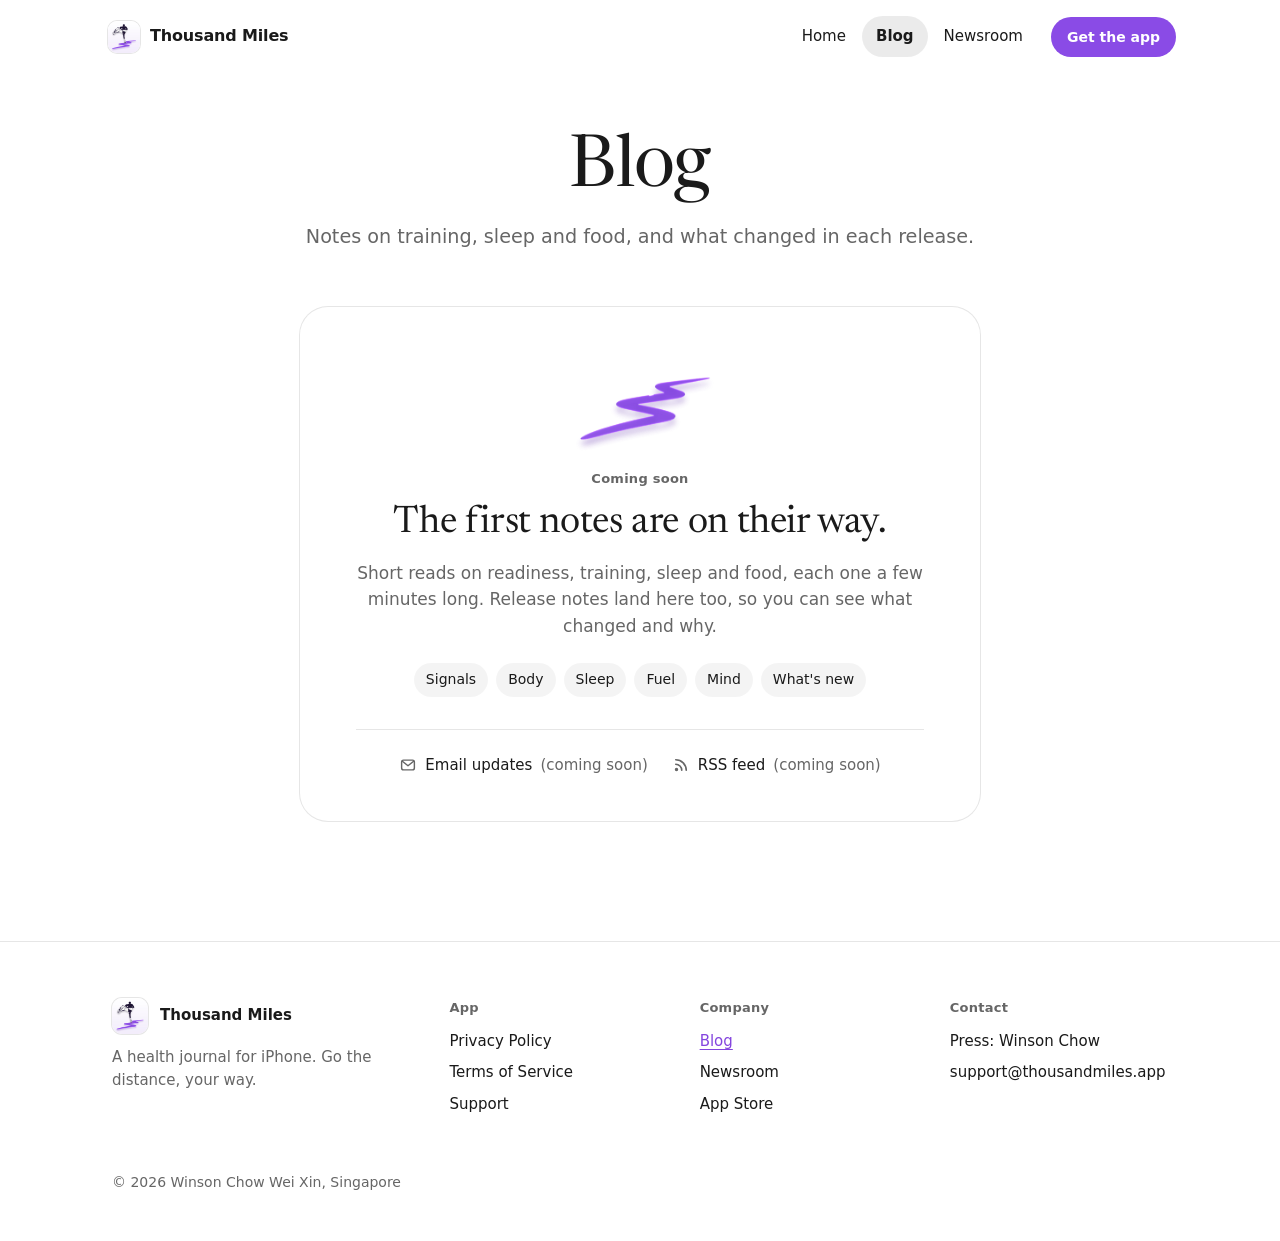
<file: blog.html>
<!doctype html>
<html lang="en">
<head>
<meta charset="utf-8">
<meta name="viewport" content="width=device-width, initial-scale=1, viewport-fit=cover">
<title>Blog, Thousand Miles</title>
<meta name="description" content="Notes on training, sleep and food from Thousand Miles, a health journal for iPhone, and what changed in each release. Coming soon.">
<link rel="canonical" href="https://thousandmiles.app/blog">
<meta name="apple-itunes-app" content="app-id=6804423331">
<meta name="color-scheme" content="light dark">
<meta name="theme-color" content="#ffffff" media="(prefers-color-scheme: light)">
<meta name="theme-color" content="#111111" media="(prefers-color-scheme: dark)">
<meta property="og:type" content="website">
<meta property="og:site_name" content="Thousand Miles">
<meta property="og:title" content="Blog, Thousand Miles">
<meta property="og:description" content="Notes on training, sleep and food from Thousand Miles, a health journal for iPhone, and what changed in each release. Coming soon.">
<meta property="og:url" content="https://thousandmiles.app/blog">
<meta property="og:image" content="https://thousandmiles.app/images/og.png">
<meta name="twitter:card" content="summary_large_image">
<link rel="icon" href="/favicon.ico" sizes="32x32">
<link rel="icon" type="image/png" sizes="32x32" href="/images/favicon-32.png">
<link rel="icon" type="image/png" sizes="512x512" href="/images/icon-512.png">
<link rel="apple-touch-icon" href="/images/apple-touch-icon.png">
<link rel="stylesheet" href="/css/site.css">
<script>document.documentElement.classList.add('js')</script>
<script src="/js/site.js" defer></script>
</head>
<body>
<a class="skip" href="#main">Skip to content</a>
<div class="sentinel" aria-hidden="true"></div>

<header class="hdr">
  <div class="bar">
    <a class="brand" href="/" aria-label="Thousand Miles, home"><img src="/images/icon-256.jpg" alt="" width="32" height="32"><span>Thousand Miles</span></a>
    <nav class="tabs" aria-label="Main">
      <a href="/">Home</a>
      <a href="/blog" aria-current="page">Blog</a>
      <a href="/newsroom">Newsroom</a>
    </nav>
    <a class="btn btn-primary get" href="https://apps.apple.com/app/id6804423331">Get the app</a>
  </div>
</header>

<main id="main" tabindex="-1">
  <section class="page-head" aria-labelledby="blog-title">
    <div class="glow" aria-hidden="true"></div>
    <div class="wrap">
      <h1 id="blog-title">Blog</h1>
      <p class="sub">Notes on training, sleep and food, and what changed in each release.</p>
    </div>
  </section>

  <div class="wrap blog-body">
    <div class="empty">
      <picture>
        <source srcset="/images/trail-dark.png" media="(prefers-color-scheme: dark)">
        <img class="trail" src="/images/trail-light.png" alt="" width="340" height="397">
      </picture>
      <p class="kicker">Coming soon</p>
      <h2>The first notes are on their way.</h2>
      <p>Short reads on readiness, training, sleep and food, each one a few minutes long. Release notes land here too, so you can see what changed and why.</p>
      <ul class="chips" aria-label="What will be here"><li>Signals</li><li>Body</li><li>Sleep</li><li>Fuel</li><li>Mind</li><li>What's new</li></ul>
      <ul class="soon" aria-label="Ways to follow along">
        <li><svg width="18" height="18" viewBox="0 0 24 24" fill="none" stroke="currentColor" stroke-width="1.9" stroke-linecap="round" stroke-linejoin="round" aria-hidden="true"><rect x="3.5" y="5.5" width="17" height="13" rx="2.5"/><path d="M4.5 7l7.5 6 7.5-6"/></svg>Email updates <span>(coming soon)</span></li>
        <li><svg width="18" height="18" viewBox="0 0 24 24" fill="none" stroke="currentColor" stroke-width="2.2" stroke-linecap="round" aria-hidden="true"><path d="M5 11a8 8 0 0 1 8 8M5 5a14 14 0 0 1 14 14"/><circle cx="6" cy="18" r="1.2" fill="currentColor"/></svg>RSS feed <span>(coming soon)</span></li>
      </ul>
    </div>
  </div>
</main>

<footer>
  <div class="wrap">
    <div class="fgrid">
      <div><div class="fbrand"><img src="/images/icon-256.jpg" alt="" width="36" height="36" loading="lazy">Thousand Miles</div><p>A health journal for iPhone. Go the distance, your way.</p></div>
      <div><h2>App</h2><ul>
        <li><a href="/privacy">Privacy Policy</a></li>
        <li><a href="/terms">Terms of Service</a></li>
        <li><a href="/support">Support</a></li>
      </ul></div>
      <div><h2>Company</h2><ul>
        <li><a href="/blog" aria-current="page">Blog</a></li>
        <li><a href="/newsroom">Newsroom</a></li>
        <li><a href="https://apps.apple.com/app/id6804423331">App Store</a></li>
      </ul></div>
      <div><h2>Contact</h2><ul>
        <li><a href="mailto:press@thousandmiles.app">Press: Winson Chow</a></li>
        <li><a href="mailto:support@thousandmiles.app">support@thousandmiles.app</a></li>
      </ul></div>
    </div>
    <p class="copy">© 2026 Winson Chow Wei Xin, Singapore</p>
  </div>
</footer>
</body>
</html>
</file>
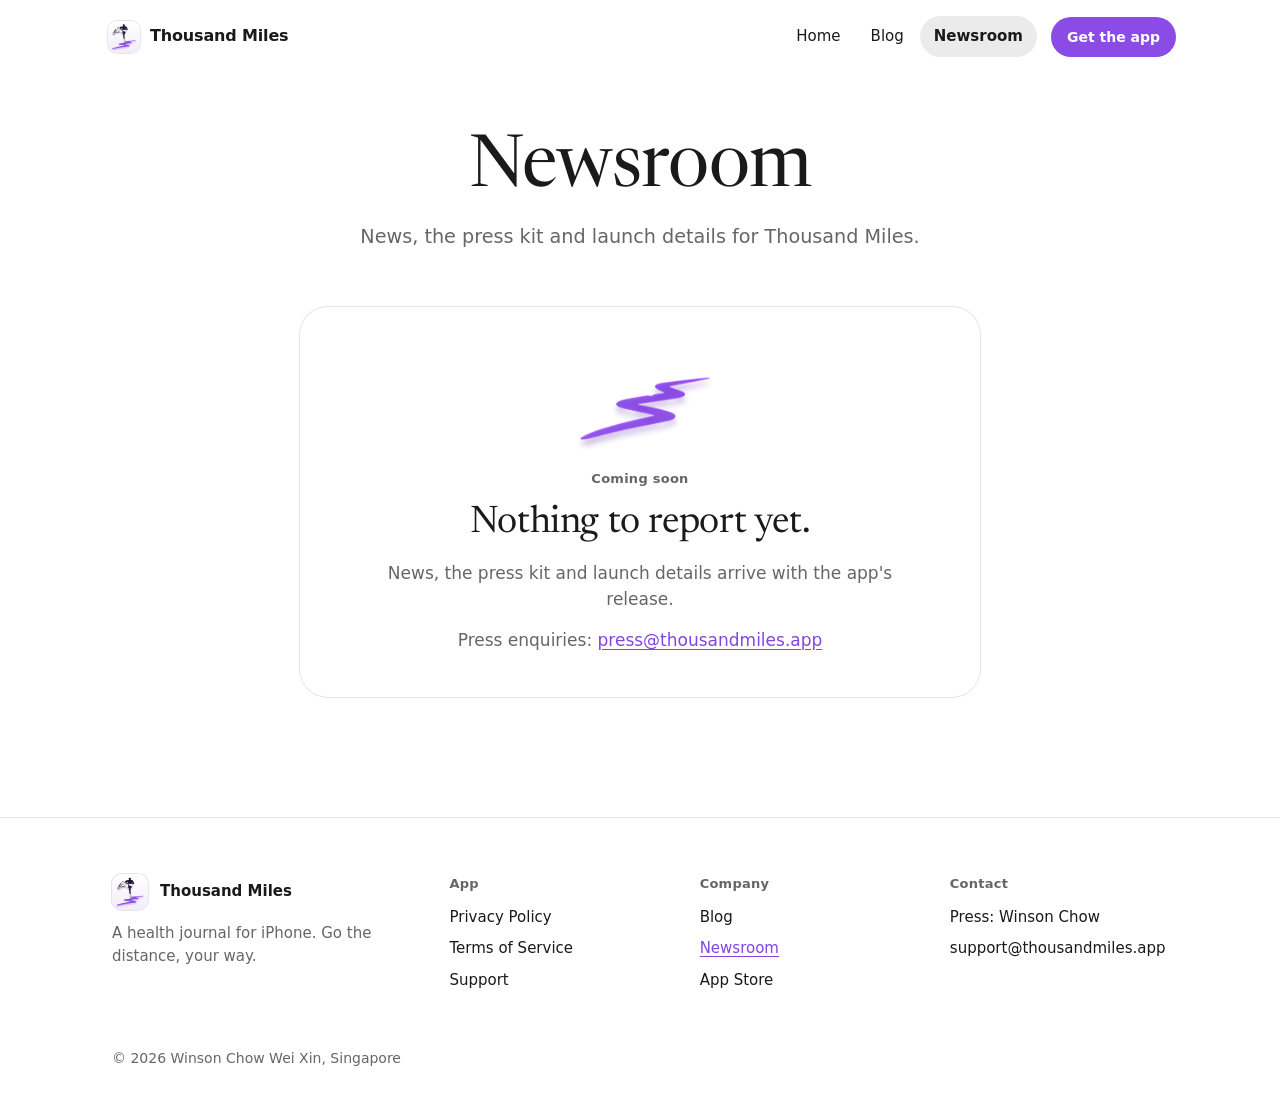
<file: newsroom.html>
<!doctype html>
<html lang="en">
<head>
<meta charset="utf-8">
<meta name="viewport" content="width=device-width, initial-scale=1, viewport-fit=cover">
<title>Newsroom, Thousand Miles</title>
<meta name="description" content="News, the press kit and launch details for Thousand Miles, a health journal for iPhone, arrive with the app's release.">
<link rel="canonical" href="https://thousandmiles.app/newsroom">
<meta name="apple-itunes-app" content="app-id=6804423331">
<meta name="color-scheme" content="light dark">
<meta name="theme-color" content="#ffffff" media="(prefers-color-scheme: light)">
<meta name="theme-color" content="#111111" media="(prefers-color-scheme: dark)">
<meta property="og:type" content="website">
<meta property="og:site_name" content="Thousand Miles">
<meta property="og:title" content="Newsroom, Thousand Miles">
<meta property="og:description" content="News, the press kit and launch details for Thousand Miles, a health journal for iPhone, arrive with the app's release.">
<meta property="og:url" content="https://thousandmiles.app/newsroom">
<meta property="og:image" content="https://thousandmiles.app/images/og.png">
<meta name="twitter:card" content="summary_large_image">
<link rel="icon" href="/favicon.ico" sizes="32x32">
<link rel="icon" type="image/png" sizes="32x32" href="/images/favicon-32.png">
<link rel="icon" type="image/png" sizes="512x512" href="/images/icon-512.png">
<link rel="apple-touch-icon" href="/images/apple-touch-icon.png">
<link rel="stylesheet" href="/css/site.css">
<script>document.documentElement.classList.add('js')</script>
<script src="/js/site.js" defer></script>
</head>
<body>
<a class="skip" href="#main">Skip to content</a>
<div class="sentinel" aria-hidden="true"></div>

<header class="hdr">
  <div class="bar">
    <a class="brand" href="/" aria-label="Thousand Miles, home"><img src="/images/icon-256.jpg" alt="" width="32" height="32"><span>Thousand Miles</span></a>
    <nav class="tabs" aria-label="Main">
      <a href="/">Home</a>
      <a href="/blog">Blog</a>
      <a href="/newsroom" aria-current="page">Newsroom</a>
    </nav>
    <a class="btn btn-primary get" href="https://apps.apple.com/app/id6804423331">Get the app</a>
  </div>
</header>

<main id="main" tabindex="-1">
  <section class="page-head" aria-labelledby="news-title">
    <div class="glow" aria-hidden="true"></div>
    <div class="wrap">
      <h1 id="news-title">Newsroom</h1>
      <p class="sub">News, the press kit and launch details for Thousand Miles.</p>
    </div>
  </section>

  <div class="wrap blog-body">
    <div class="empty">
      <picture>
        <source srcset="/images/trail-dark.png" media="(prefers-color-scheme: dark)">
        <img class="trail" src="/images/trail-light.png" alt="" width="340" height="397">
      </picture>
      <p class="kicker">Coming soon</p>
      <h2>Nothing to report yet.</h2>
      <p>News, the press kit and launch details arrive with the app's release.</p>
      <p>Press enquiries: <a href="mailto:press@thousandmiles.app">press@thousandmiles.app</a></p>
    </div>
  </div>
</main>

<footer>
  <div class="wrap">
    <div class="fgrid">
      <div><div class="fbrand"><img src="/images/icon-256.jpg" alt="" width="36" height="36" loading="lazy">Thousand Miles</div><p>A health journal for iPhone. Go the distance, your way.</p></div>
      <div><h2>App</h2><ul>
        <li><a href="/privacy">Privacy Policy</a></li>
        <li><a href="/terms">Terms of Service</a></li>
        <li><a href="/support">Support</a></li>
      </ul></div>
      <div><h2>Company</h2><ul>
        <li><a href="/blog">Blog</a></li>
        <li><a href="/newsroom" aria-current="page">Newsroom</a></li>
        <li><a href="https://apps.apple.com/app/id6804423331">App Store</a></li>
      </ul></div>
      <div><h2>Contact</h2><ul>
        <li><a href="mailto:press@thousandmiles.app">Press: Winson Chow</a></li>
        <li><a href="mailto:support@thousandmiles.app">support@thousandmiles.app</a></li>
      </ul></div>
    </div>
    <p class="copy">© 2026 Winson Chow Wei Xin, Singapore</p>
  </div>
</footer>
</body>
</html>
</file>
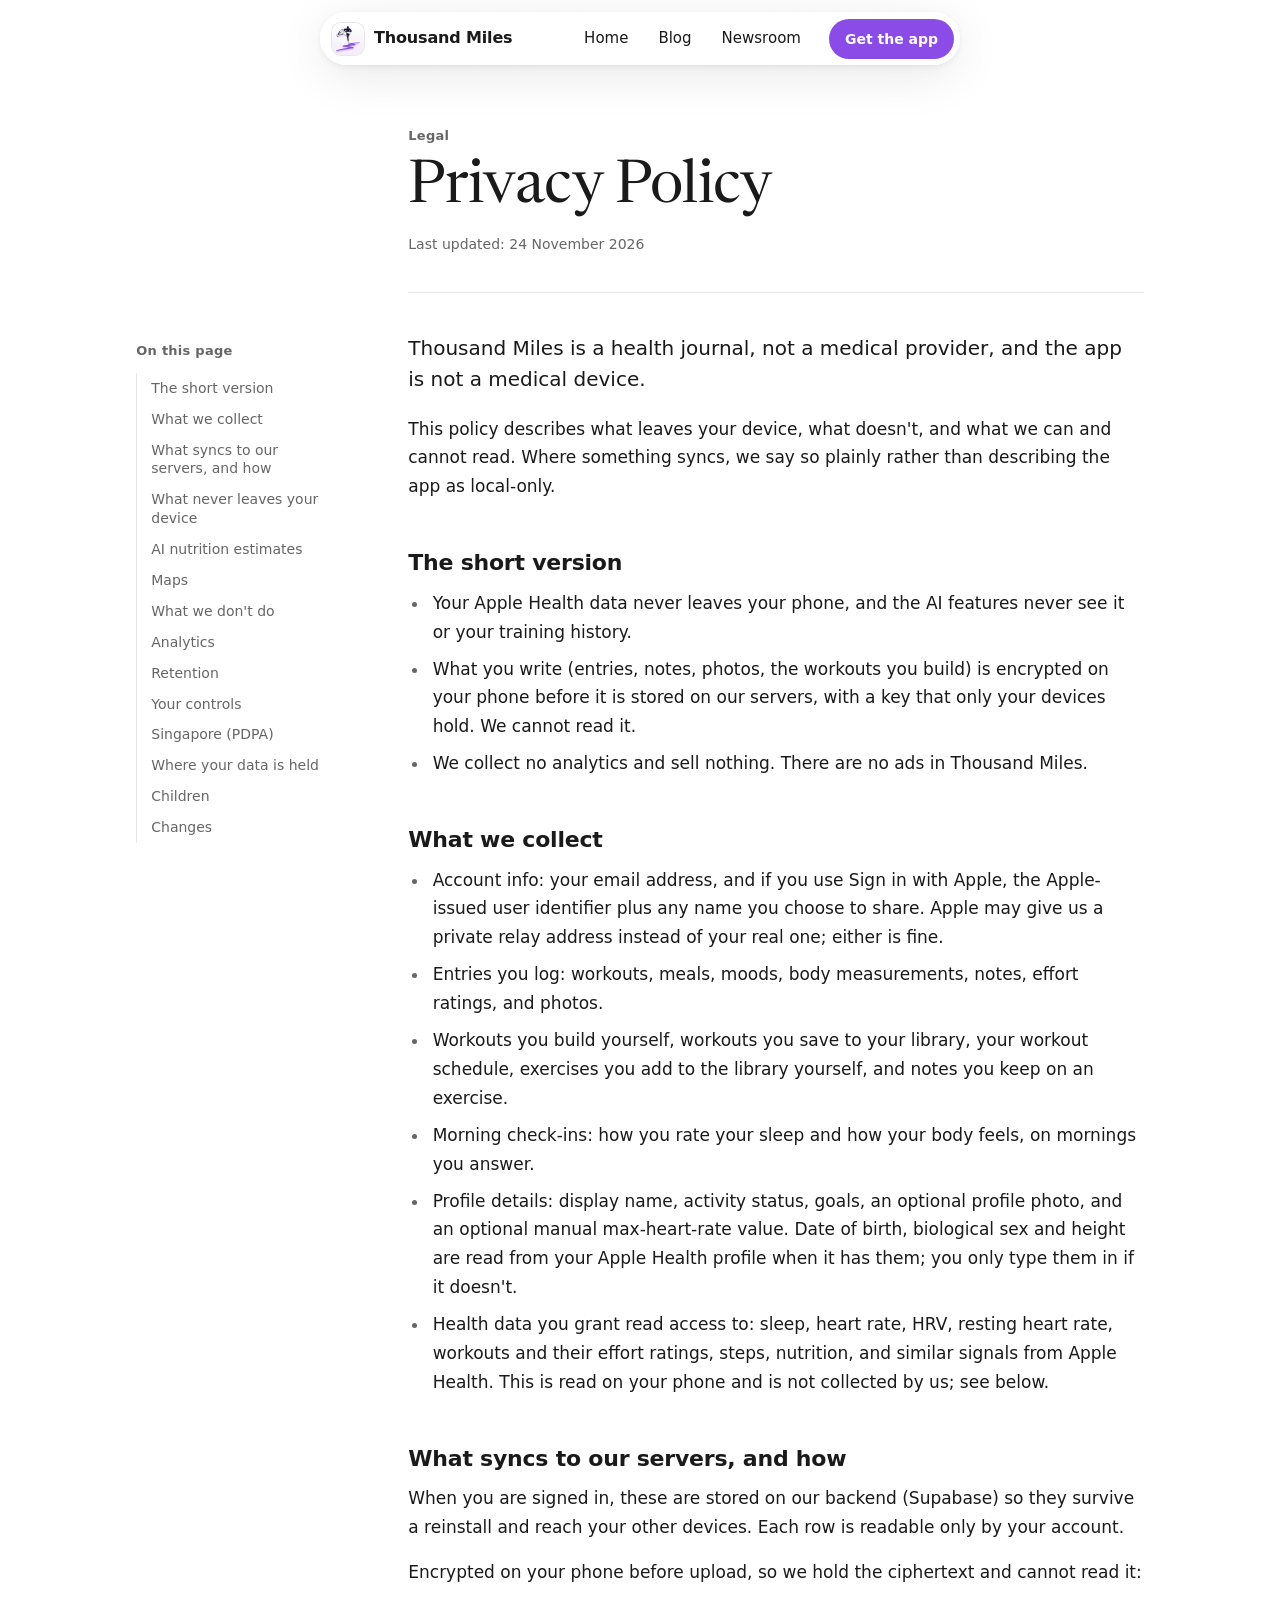
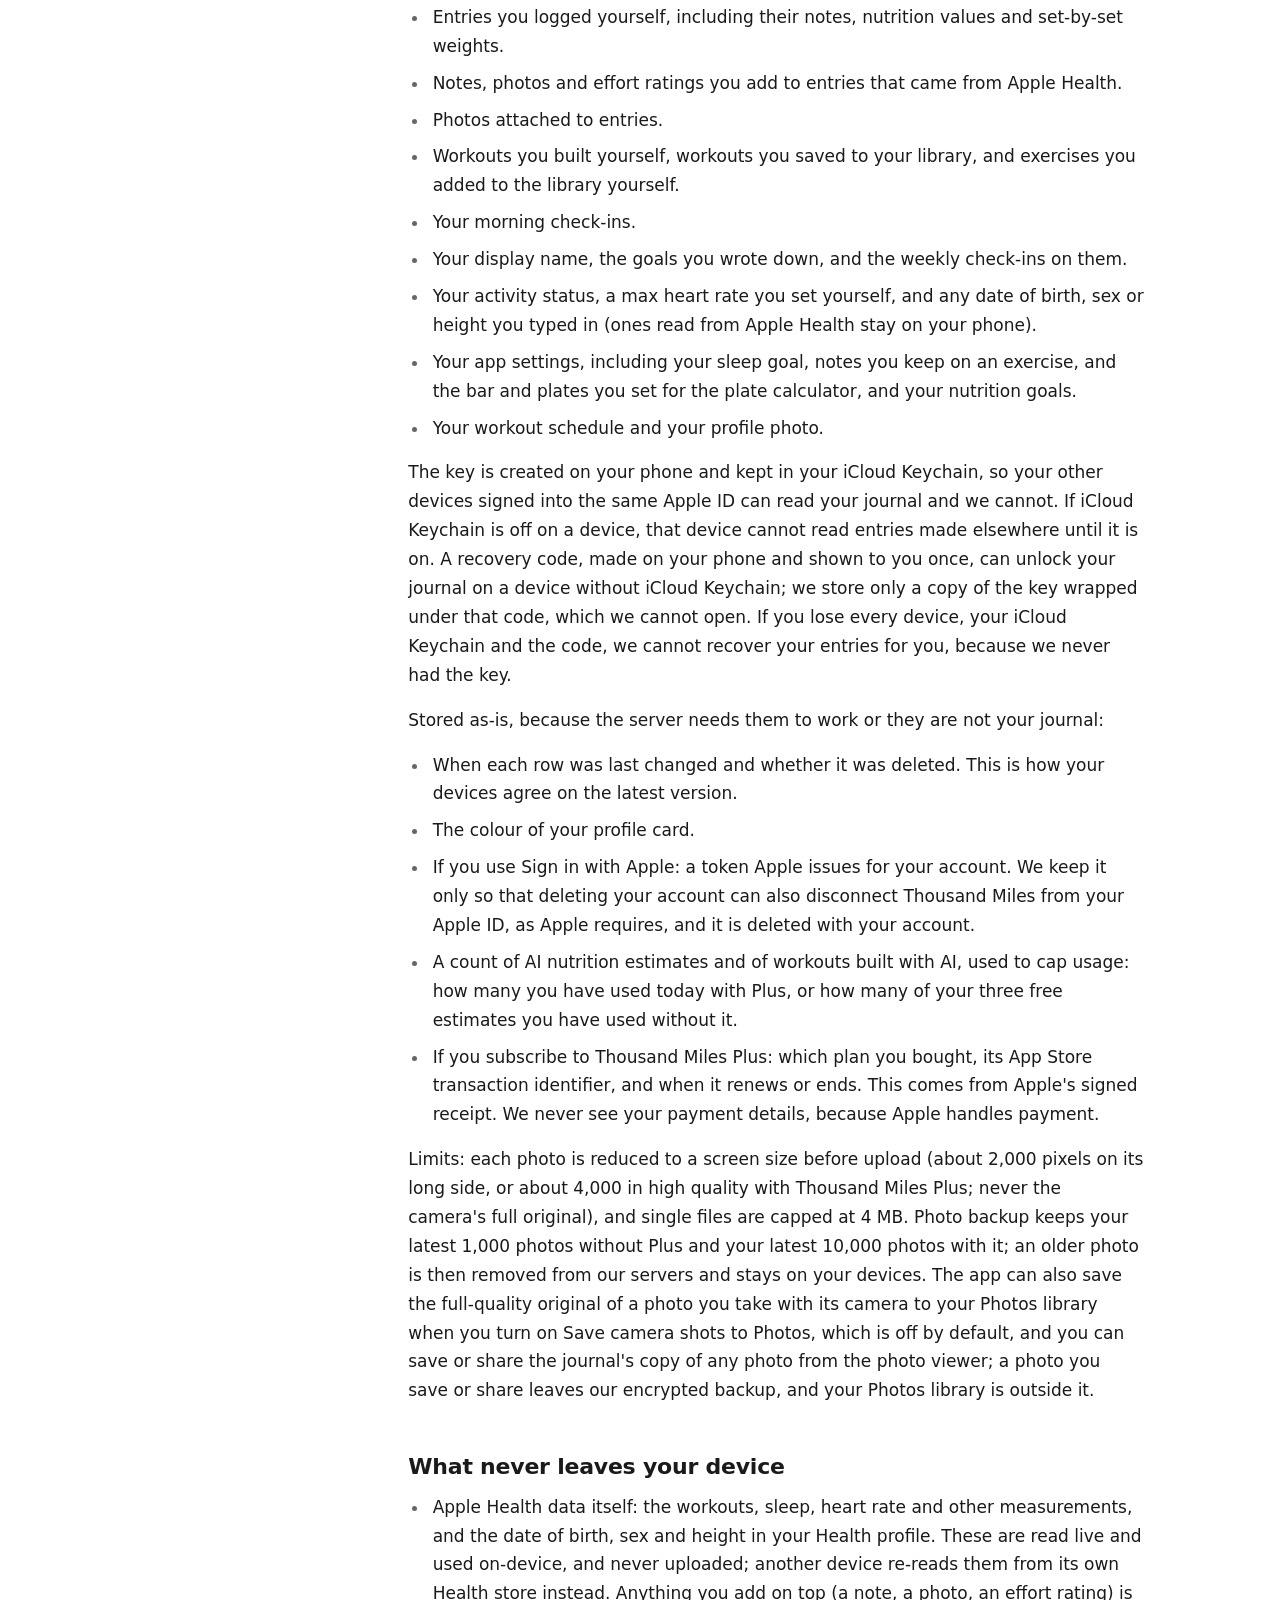
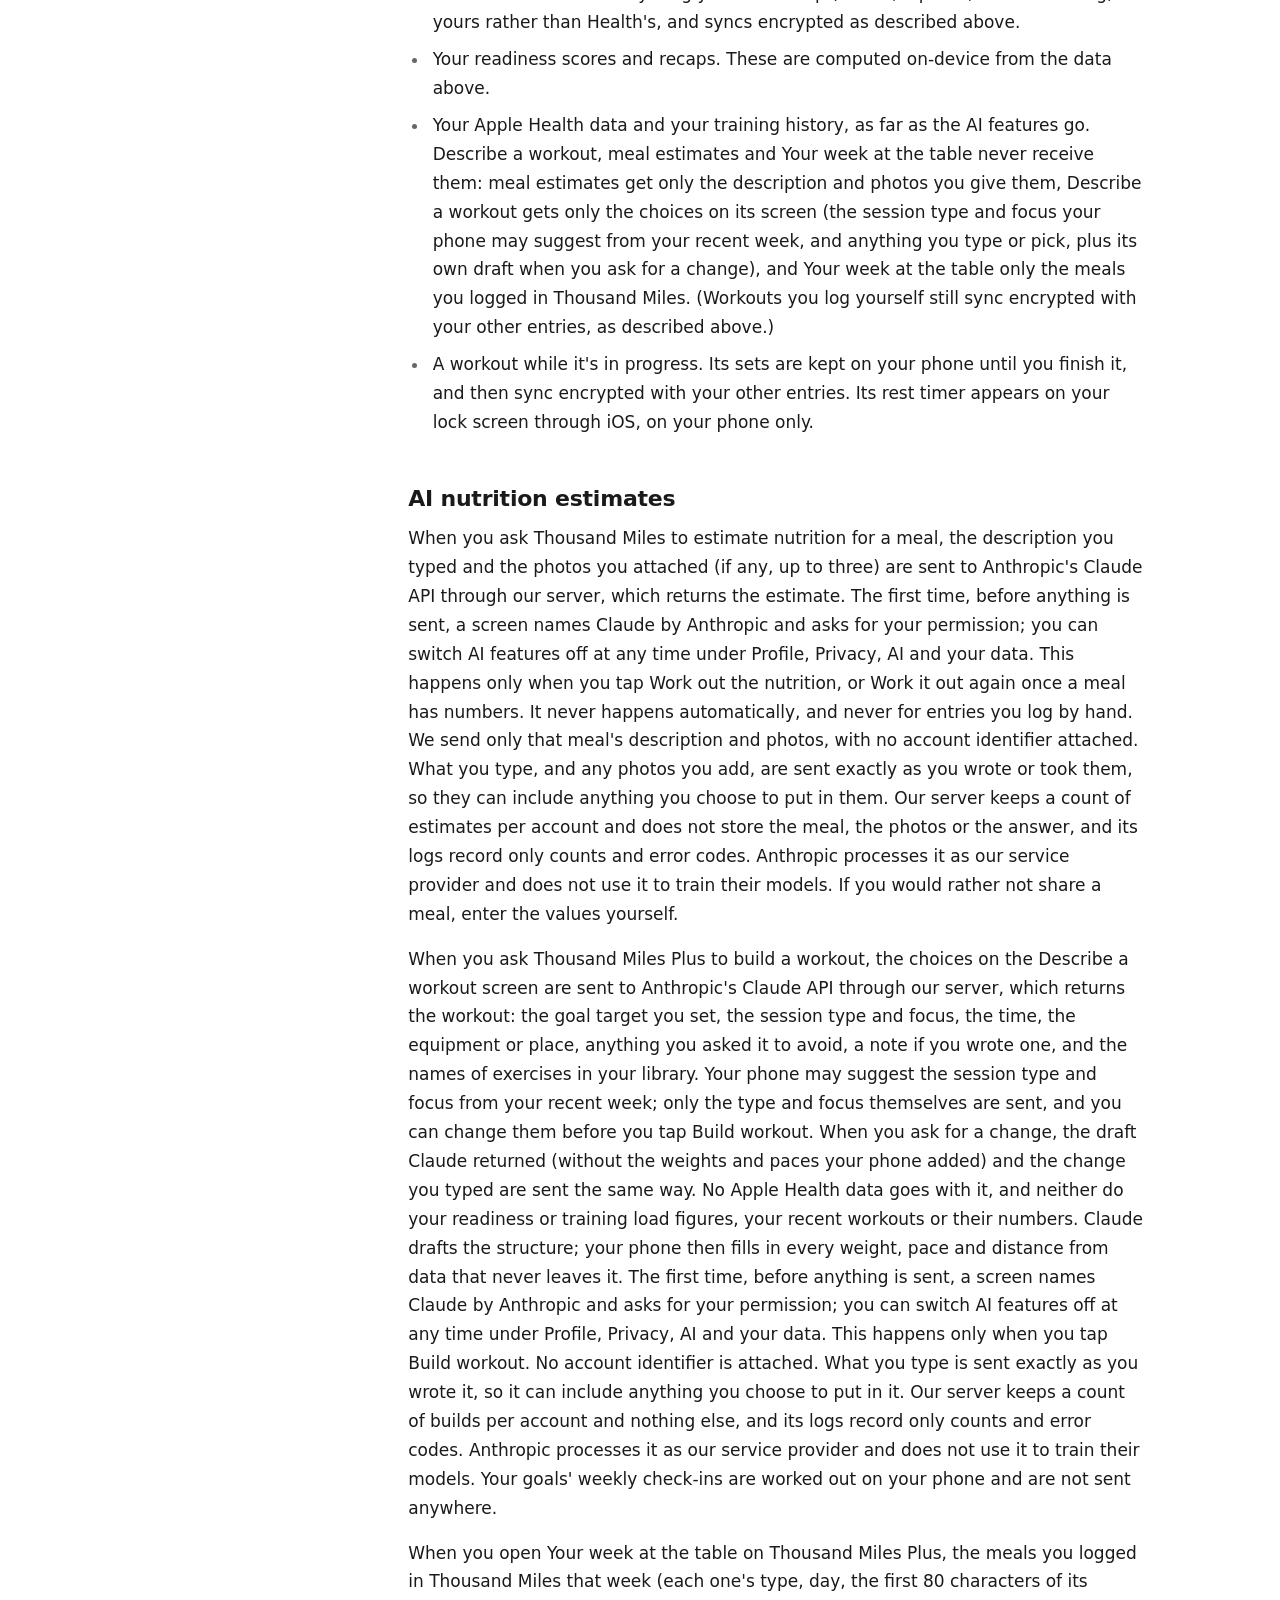
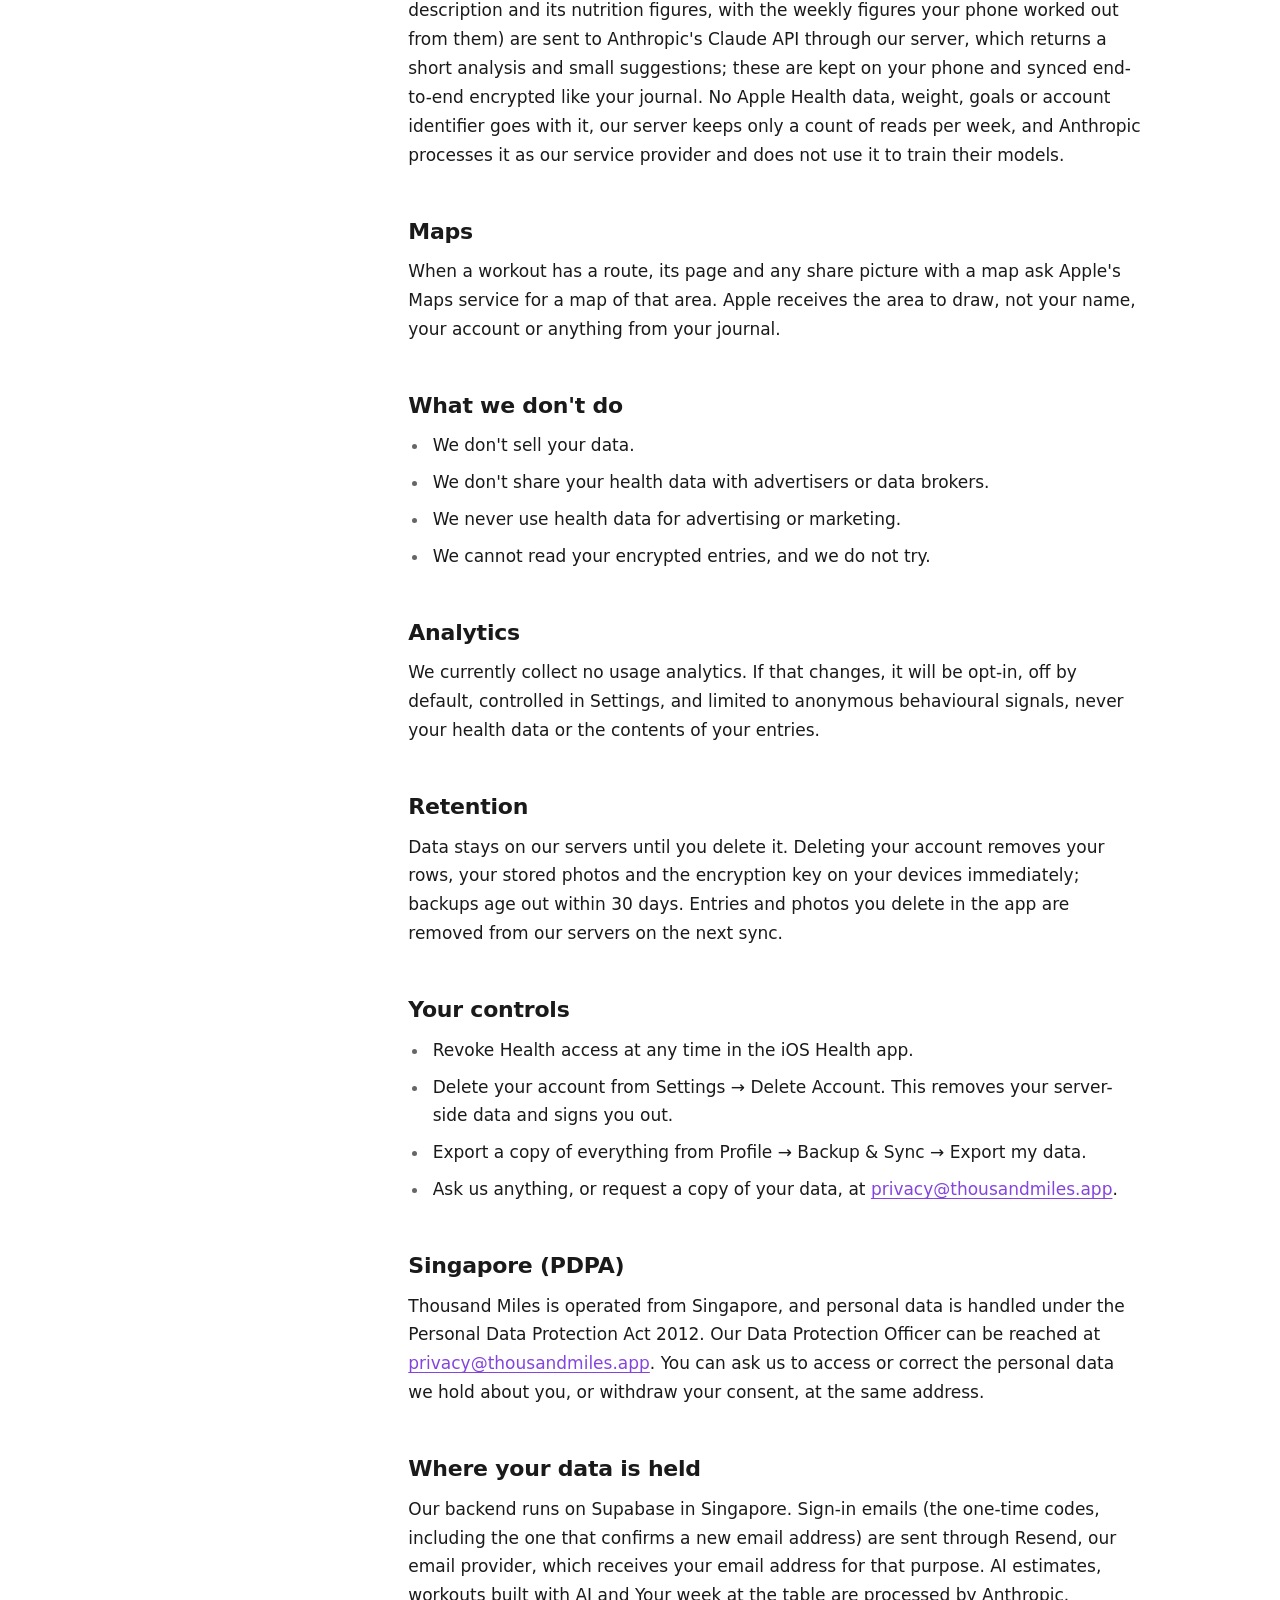
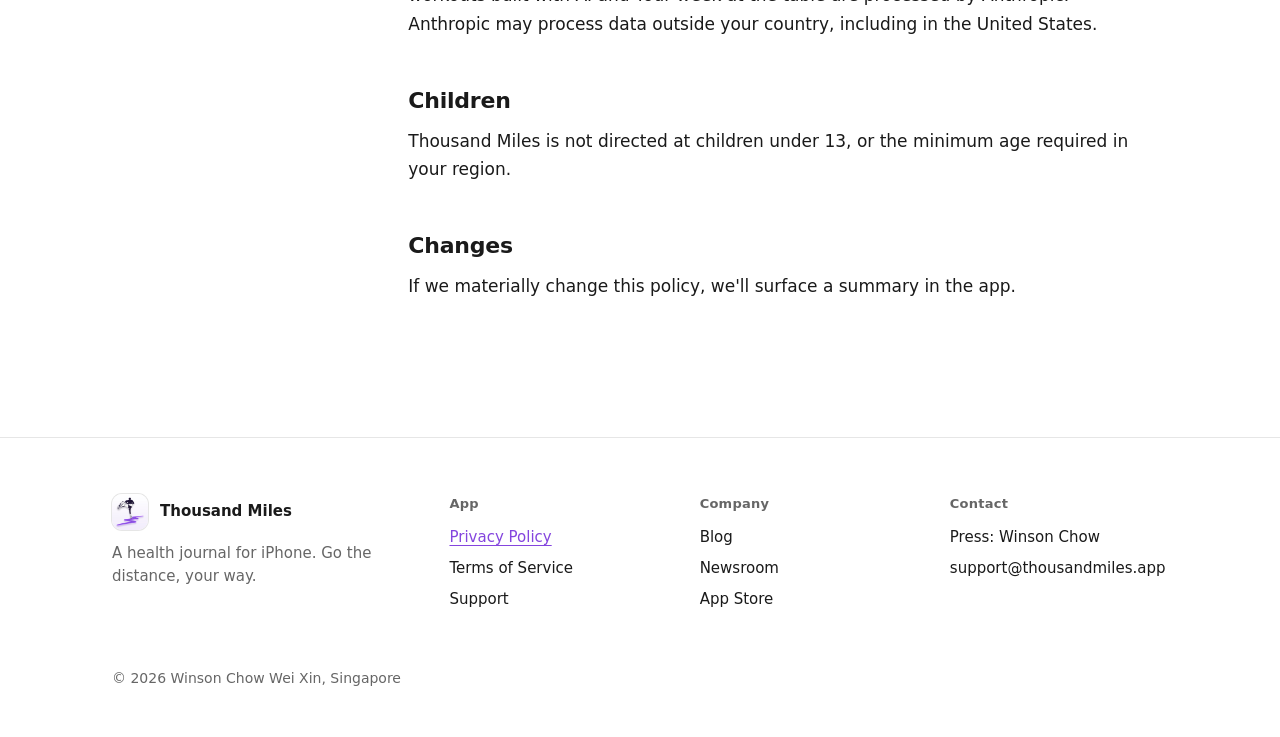
<file: privacy.html>
<!doctype html>
<html lang="en">
<head>
<meta charset="utf-8">
<meta name="viewport" content="width=device-width, initial-scale=1, viewport-fit=cover">
<title>Privacy Policy, Thousand Miles</title>
<meta name="description" content="What leaves your device and what doesn't, in the Thousand Miles health journal.">
<!-- Generated by tools/BuildLegalPages.swift from ThousandMiles/Views/LegalText.swift. Edit the Swift, not this file. -->
<link rel="canonical" href="https://thousandmiles.app/privacy">
<meta name="apple-itunes-app" content="app-id=6804423331">
<meta name="color-scheme" content="light dark">
<meta name="theme-color" content="#ffffff" media="(prefers-color-scheme: light)">
<meta name="theme-color" content="#111111" media="(prefers-color-scheme: dark)">
<meta property="og:type" content="website">
<meta property="og:site_name" content="Thousand Miles">
<meta property="og:title" content="Privacy Policy, Thousand Miles">
<meta property="og:description" content="What leaves your device and what doesn't, in the Thousand Miles health journal.">
<meta property="og:url" content="https://thousandmiles.app/privacy">
<meta property="og:image" content="https://thousandmiles.app/images/og.png">
<meta name="twitter:card" content="summary_large_image">
<link rel="icon" href="/favicon.ico" sizes="32x32">
<link rel="icon" type="image/png" sizes="32x32" href="/images/favicon-32.png">
<link rel="icon" type="image/png" sizes="512x512" href="/images/icon-512.png">
<link rel="apple-touch-icon" href="/images/apple-touch-icon.png">
<link rel="stylesheet" href="/css/site.css">
<script>document.documentElement.classList.add('js')</script>
<script src="/js/site.js" defer></script>
</head>
<body>
<a class="skip" href="#main">Skip to content</a>
<div class="sentinel" aria-hidden="true"></div>

<header class="hdr">
  <div class="bar">
    <a class="brand" href="/" aria-label="Thousand Miles, home"><img src="/images/icon-256.jpg" alt="" width="32" height="32"><span>Thousand Miles</span></a>
    <nav class="tabs" aria-label="Main">
      <a href="/">Home</a>
      <a href="/blog">Blog</a>
      <a href="/newsroom">Newsroom</a>
    </nav>
    <a class="btn btn-primary get" href="https://apps.apple.com/app/id6804423331">Get the app</a>
  </div>
</header>

<main id="main" tabindex="-1">
  <div class="wrap reading">
    <header class="doc-head">
      <p class="kicker">Legal</p>
      <h1>Privacy Policy</h1>
      <p class="updated">Last updated: 24 November 2026</p>
    </header>
    <nav class="toc" aria-label="Privacy Policy, sections"><p>On this page</p><ol><li><a href="#the-short-version">The short version</a></li><li><a href="#what-we-collect">What we collect</a></li><li><a href="#what-syncs-to-our-servers-and-how">What syncs to our servers, and how</a></li><li><a href="#what-never-leaves-your-device">What never leaves your device</a></li><li><a href="#ai-nutrition-estimates">AI nutrition estimates</a></li><li><a href="#maps">Maps</a></li><li><a href="#what-we-don-t-do">What we don't do</a></li><li><a href="#analytics">Analytics</a></li><li><a href="#retention">Retention</a></li><li><a href="#your-controls">Your controls</a></li><li><a href="#singapore-pdpa">Singapore (PDPA)</a></li><li><a href="#where-your-data-is-held">Where your data is held</a></li><li><a href="#children">Children</a></li><li><a href="#changes">Changes</a></li></ol></nav>
    <article class="doc">
      <p class="lede">Thousand Miles is a health journal, not a medical provider, and the app is not a medical device.</p>
      <p>This policy describes what leaves your device, what doesn't, and what we can and cannot read. Where something syncs, we say so plainly rather than describing the app as local-only.</p>

      <h2 id="the-short-version">The short version</h2>
      <ul>
        <li>Your Apple Health data never leaves your phone, and the AI features never see it or your training history.</li>
        <li>What you write (entries, notes, photos, the workouts you build) is encrypted on your phone before it is stored on our servers, with a key that only your devices hold. We cannot read it.</li>
        <li>We collect no analytics and sell nothing. There are no ads in Thousand Miles.</li>
      </ul>

      <h2 id="what-we-collect">What we collect</h2>
      <ul>
        <li>Account info: your email address, and if you use Sign in with Apple, the Apple-issued user identifier plus any name you choose to share. Apple may give us a private relay address instead of your real one; either is fine.</li>
        <li>Entries you log: workouts, meals, moods, body measurements, notes, effort ratings, and photos.</li>
        <li>Workouts you build yourself, workouts you save to your library, your workout schedule, exercises you add to the library yourself, and notes you keep on an exercise.</li>
        <li>Morning check-ins: how you rate your sleep and how your body feels, on mornings you answer.</li>
        <li>Profile details: display name, activity status, goals, an optional profile photo, and an optional manual max-heart-rate value. Date of birth, biological sex and height are read from your Apple Health profile when it has them; you only type them in if it doesn't.</li>
        <li>Health data you grant read access to: sleep, heart rate, HRV, resting heart rate, workouts and their effort ratings, steps, nutrition, and similar signals from Apple Health. This is read on your phone and is not collected by us; see below.</li>
      </ul>

      <h2 id="what-syncs-to-our-servers-and-how">What syncs to our servers, and how</h2>
      <p>When you are signed in, these are stored on our backend (Supabase) so they survive a reinstall and reach your other devices. Each row is readable only by your account.</p>
      <p>Encrypted on your phone before upload, so we hold the ciphertext and cannot read it:</p>
      <ul>
        <li>Entries you logged yourself, including their notes, nutrition values and set-by-set weights.</li>
        <li>Notes, photos and effort ratings you add to entries that came from Apple Health.</li>
        <li>Photos attached to entries.</li>
        <li>Workouts you built yourself, workouts you saved to your library, and exercises you added to the library yourself.</li>
        <li>Your morning check-ins.</li>
        <li>Your display name, the goals you wrote down, and the weekly check-ins on them.</li>
        <li>Your activity status, a max heart rate you set yourself, and any date of birth, sex or height you typed in (ones read from Apple Health stay on your phone).</li>
        <li>Your app settings, including your sleep goal, notes you keep on an exercise, and the bar and plates you set for the plate calculator, and your nutrition goals.</li>
        <li>Your workout schedule and your profile photo.</li>
      </ul>
      <p>The key is created on your phone and kept in your iCloud Keychain, so your other devices signed into the same Apple ID can read your journal and we cannot. If iCloud Keychain is off on a device, that device cannot read entries made elsewhere until it is on. A recovery code, made on your phone and shown to you once, can unlock your journal on a device without iCloud Keychain; we store only a copy of the key wrapped under that code, which we cannot open. If you lose every device, your iCloud Keychain and the code, we cannot recover your entries for you, because we never had the key.</p>
      <p>Stored as-is, because the server needs them to work or they are not your journal:</p>
      <ul>
        <li>When each row was last changed and whether it was deleted. This is how your devices agree on the latest version.</li>
        <li>The colour of your profile card.</li>
        <li>If you use Sign in with Apple: a token Apple issues for your account. We keep it only so that deleting your account can also disconnect Thousand Miles from your Apple ID, as Apple requires, and it is deleted with your account.</li>
        <li>A count of AI nutrition estimates and of workouts built with AI, used to cap usage: how many you have used today with Plus, or how many of your three free estimates you have used without it.</li>
        <li>If you subscribe to Thousand Miles Plus: which plan you bought, its App Store transaction identifier, and when it renews or ends. This comes from Apple's signed receipt. We never see your payment details, because Apple handles payment.</li>
      </ul>
      <p>Limits: each photo is reduced to a screen size before upload (about 2,000 pixels on its long side, or about 4,000 in high quality with Thousand Miles Plus; never the camera's full original), and single files are capped at 4 MB. Photo backup keeps your latest 1,000 photos without Plus and your latest 10,000 photos with it; an older photo is then removed from our servers and stays on your devices. The app can also save the full-quality original of a photo you take with its camera to your Photos library when you turn on Save camera shots to Photos, which is off by default, and you can save or share the journal's copy of any photo from the photo viewer; a photo you save or share leaves our encrypted backup, and your Photos library is outside it.</p>

      <h2 id="what-never-leaves-your-device">What never leaves your device</h2>
      <ul>
        <li>Apple Health data itself: the workouts, sleep, heart rate and other measurements, and the date of birth, sex and height in your Health profile. These are read live and used on-device, and never uploaded; another device re-reads them from its own Health store instead. Anything you add on top (a note, a photo, an effort rating) is yours rather than Health's, and syncs encrypted as described above.</li>
        <li>Your readiness scores and recaps. These are computed on-device from the data above.</li>
        <li>Your Apple Health data and your training history, as far as the AI features go. Describe a workout, meal estimates and Your week at the table never receive them: meal estimates get only the description and photos you give them, Describe a workout gets only the choices on its screen (the session type and focus your phone may suggest from your recent week, and anything you type or pick, plus its own draft when you ask for a change), and Your week at the table only the meals you logged in Thousand Miles. (Workouts you log yourself still sync encrypted with your other entries, as described above.)</li>
        <li>A workout while it's in progress. Its sets are kept on your phone until you finish it, and then sync encrypted with your other entries. Its rest timer appears on your lock screen through iOS, on your phone only.</li>
      </ul>

      <h2 id="ai-nutrition-estimates">AI nutrition estimates</h2>
      <p>When you ask Thousand Miles to estimate nutrition for a meal, the description you typed and the photos you attached (if any, up to three) are sent to Anthropic's Claude API through our server, which returns the estimate. The first time, before anything is sent, a screen names Claude by Anthropic and asks for your permission; you can switch AI features off at any time under Profile, Privacy, AI and your data. This happens only when you tap Work out the nutrition, or Work it out again once a meal has numbers. It never happens automatically, and never for entries you log by hand. We send only that meal's description and photos, with no account identifier attached. What you type, and any photos you add, are sent exactly as you wrote or took them, so they can include anything you choose to put in them. Our server keeps a count of estimates per account and does not store the meal, the photos or the answer, and its logs record only counts and error codes. Anthropic processes it as our service provider and does not use it to train their models. If you would rather not share a meal, enter the values yourself.</p>
      <p>When you ask Thousand Miles Plus to build a workout, the choices on the Describe a workout screen are sent to Anthropic's Claude API through our server, which returns the workout: the goal target you set, the session type and focus, the time, the equipment or place, anything you asked it to avoid, a note if you wrote one, and the names of exercises in your library. Your phone may suggest the session type and focus from your recent week; only the type and focus themselves are sent, and you can change them before you tap Build workout. When you ask for a change, the draft Claude returned (without the weights and paces your phone added) and the change you typed are sent the same way. No Apple Health data goes with it, and neither do your readiness or training load figures, your recent workouts or their numbers. Claude drafts the structure; your phone then fills in every weight, pace and distance from data that never leaves it. The first time, before anything is sent, a screen names Claude by Anthropic and asks for your permission; you can switch AI features off at any time under Profile, Privacy, AI and your data. This happens only when you tap Build workout. No account identifier is attached. What you type is sent exactly as you wrote it, so it can include anything you choose to put in it. Our server keeps a count of builds per account and nothing else, and its logs record only counts and error codes. Anthropic processes it as our service provider and does not use it to train their models. Your goals' weekly check-ins are worked out on your phone and are not sent anywhere.</p>
      <p>When you open Your week at the table on Thousand Miles Plus, the meals you logged in Thousand Miles that week (each one's type, day, the first 80 characters of its description and its nutrition figures, with the weekly figures your phone worked out from them) are sent to Anthropic's Claude API through our server, which returns a short analysis and small suggestions; these are kept on your phone and synced end-to-end encrypted like your journal. No Apple Health data, weight, goals or account identifier goes with it, our server keeps only a count of reads per week, and Anthropic processes it as our service provider and does not use it to train their models.</p>

      <h2 id="maps">Maps</h2>
      <p>When a workout has a route, its page and any share picture with a map ask Apple's Maps service for a map of that area. Apple receives the area to draw, not your name, your account or anything from your journal.</p>

      <h2 id="what-we-don-t-do">What we don't do</h2>
      <ul>
        <li>We don't sell your data.</li>
        <li>We don't share your health data with advertisers or data brokers.</li>
        <li>We never use health data for advertising or marketing.</li>
        <li>We cannot read your encrypted entries, and we do not try.</li>
      </ul>

      <h2 id="analytics">Analytics</h2>
      <p>We currently collect no usage analytics. If that changes, it will be opt-in, off by default, controlled in Settings, and limited to anonymous behavioural signals, never your health data or the contents of your entries.</p>

      <h2 id="retention">Retention</h2>
      <p>Data stays on our servers until you delete it. Deleting your account removes your rows, your stored photos and the encryption key on your devices immediately; backups age out within 30 days. Entries and photos you delete in the app are removed from our servers on the next sync.</p>

      <h2 id="your-controls">Your controls</h2>
      <ul>
        <li>Revoke Health access at any time in the iOS Health app.</li>
        <li>Delete your account from Settings → Delete Account. This removes your server-side data and signs you out.</li>
        <li>Export a copy of everything from Profile → Backup &amp; Sync → Export my data.</li>
        <li>Ask us anything, or request a copy of your data, at <a href="mailto:privacy@thousandmiles.app">privacy@thousandmiles.app</a>.</li>
      </ul>

      <h2 id="singapore-pdpa">Singapore (PDPA)</h2>
      <p>Thousand Miles is operated from Singapore, and personal data is handled under the Personal Data Protection Act 2012. Our Data Protection Officer can be reached at <a href="mailto:privacy@thousandmiles.app">privacy@thousandmiles.app</a>. You can ask us to access or correct the personal data we hold about you, or withdraw your consent, at the same address.</p>

      <h2 id="where-your-data-is-held">Where your data is held</h2>
      <p>Our backend runs on Supabase in Singapore. Sign-in emails (the one-time codes, including the one that confirms a new email address) are sent through Resend, our email provider, which receives your email address for that purpose. AI estimates, workouts built with AI and Your week at the table are processed by Anthropic. Anthropic may process data outside your country, including in the United States.</p>

      <h2 id="children">Children</h2>
      <p>Thousand Miles is not directed at children under 13, or the minimum age required in your region.</p>

      <h2 id="changes">Changes</h2>
      <p>If we materially change this policy, we'll surface a summary in the app.</p>
    </article>
  </div>
</main>

<footer>
  <div class="wrap">
    <div class="fgrid">
      <div><div class="fbrand"><img src="/images/icon-256.jpg" alt="" width="36" height="36" loading="lazy">Thousand Miles</div><p>A health journal for iPhone. Go the distance, your way.</p></div>
      <div><h2>App</h2><ul>
        <li><a href="/privacy" aria-current="page">Privacy Policy</a></li>
        <li><a href="/terms">Terms of Service</a></li>
        <li><a href="/support">Support</a></li>
      </ul></div>
      <div><h2>Company</h2><ul>
        <li><a href="/blog">Blog</a></li>
        <li><a href="/newsroom">Newsroom</a></li>
        <li><a href="https://apps.apple.com/app/id6804423331">App Store</a></li>
      </ul></div>
      <div><h2>Contact</h2><ul>
        <li><a href="mailto:press@thousandmiles.app">Press: Winson Chow</a></li>
        <li><a href="mailto:support@thousandmiles.app">support@thousandmiles.app</a></li>
      </ul></div>
    </div>
    <p class="copy">© 2026 Winson Chow Wei Xin, Singapore</p>
  </div>
</footer>
</body>
</html>
</file>
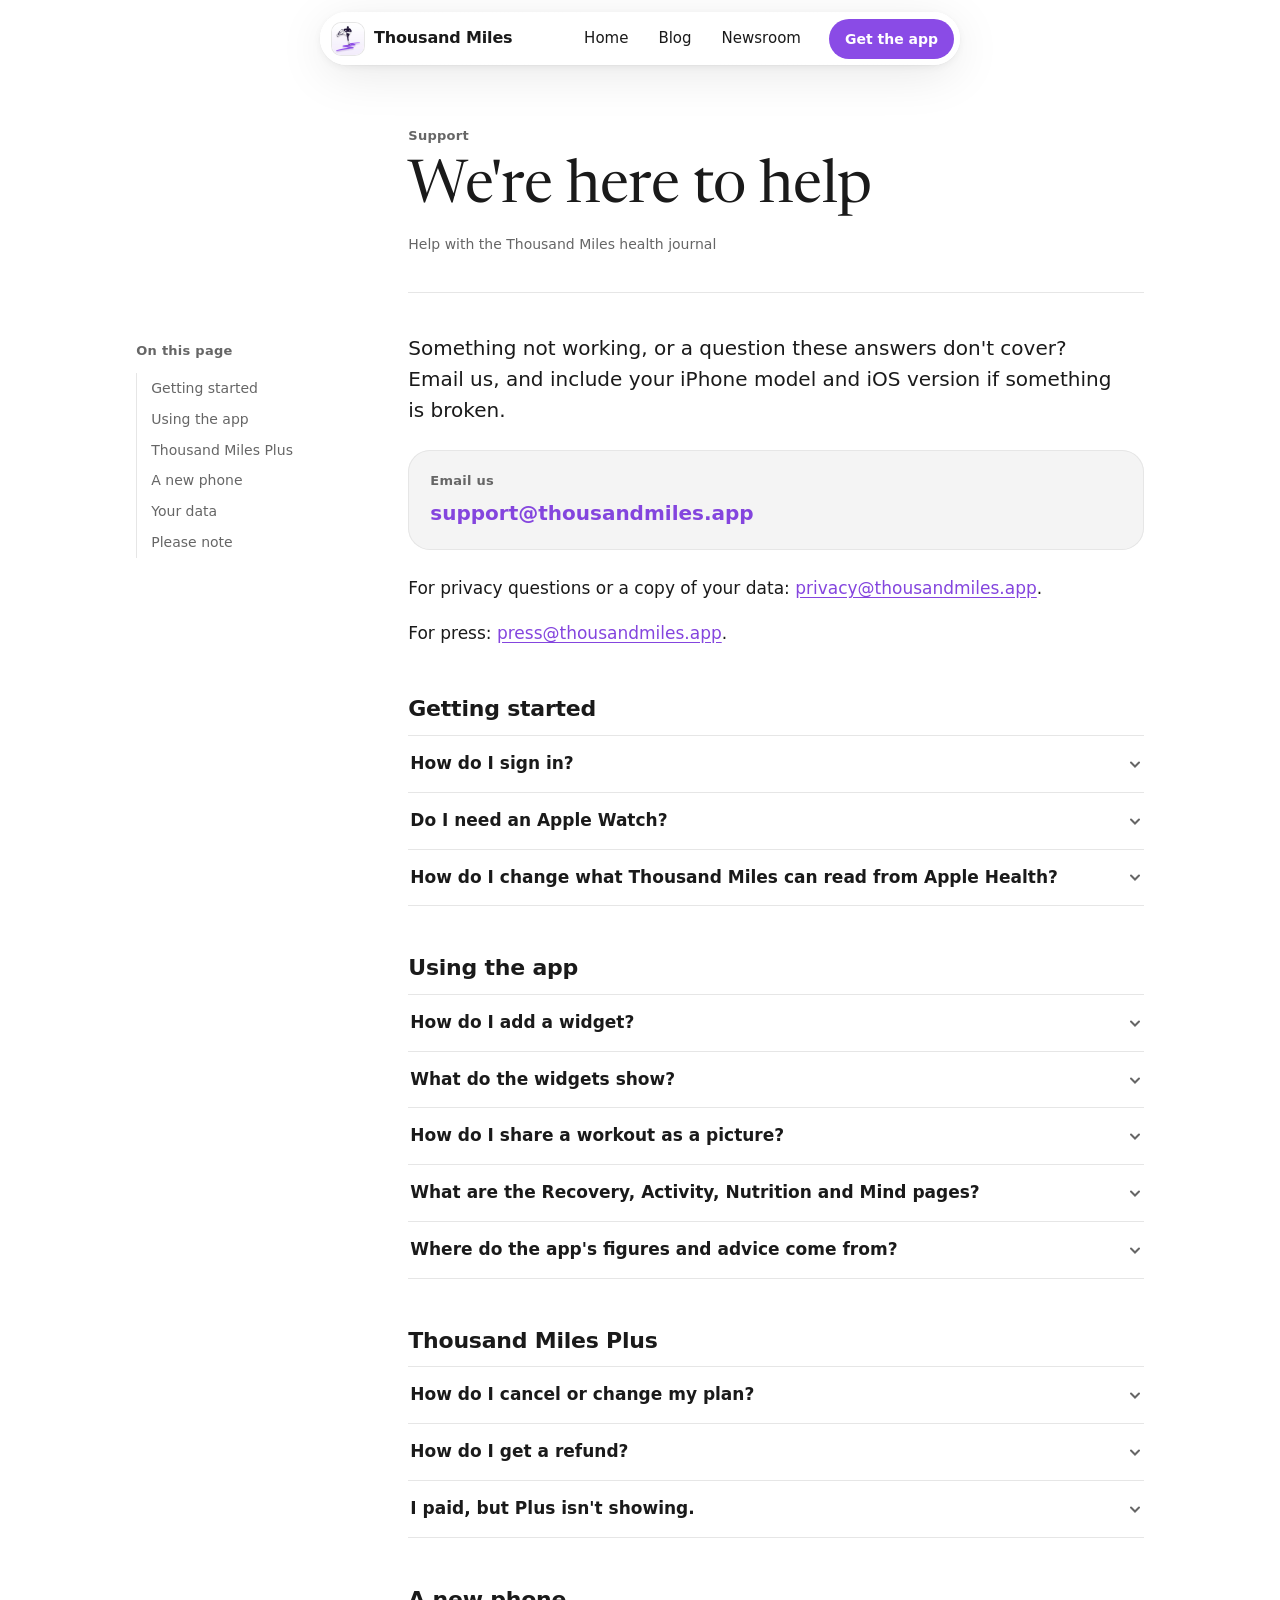
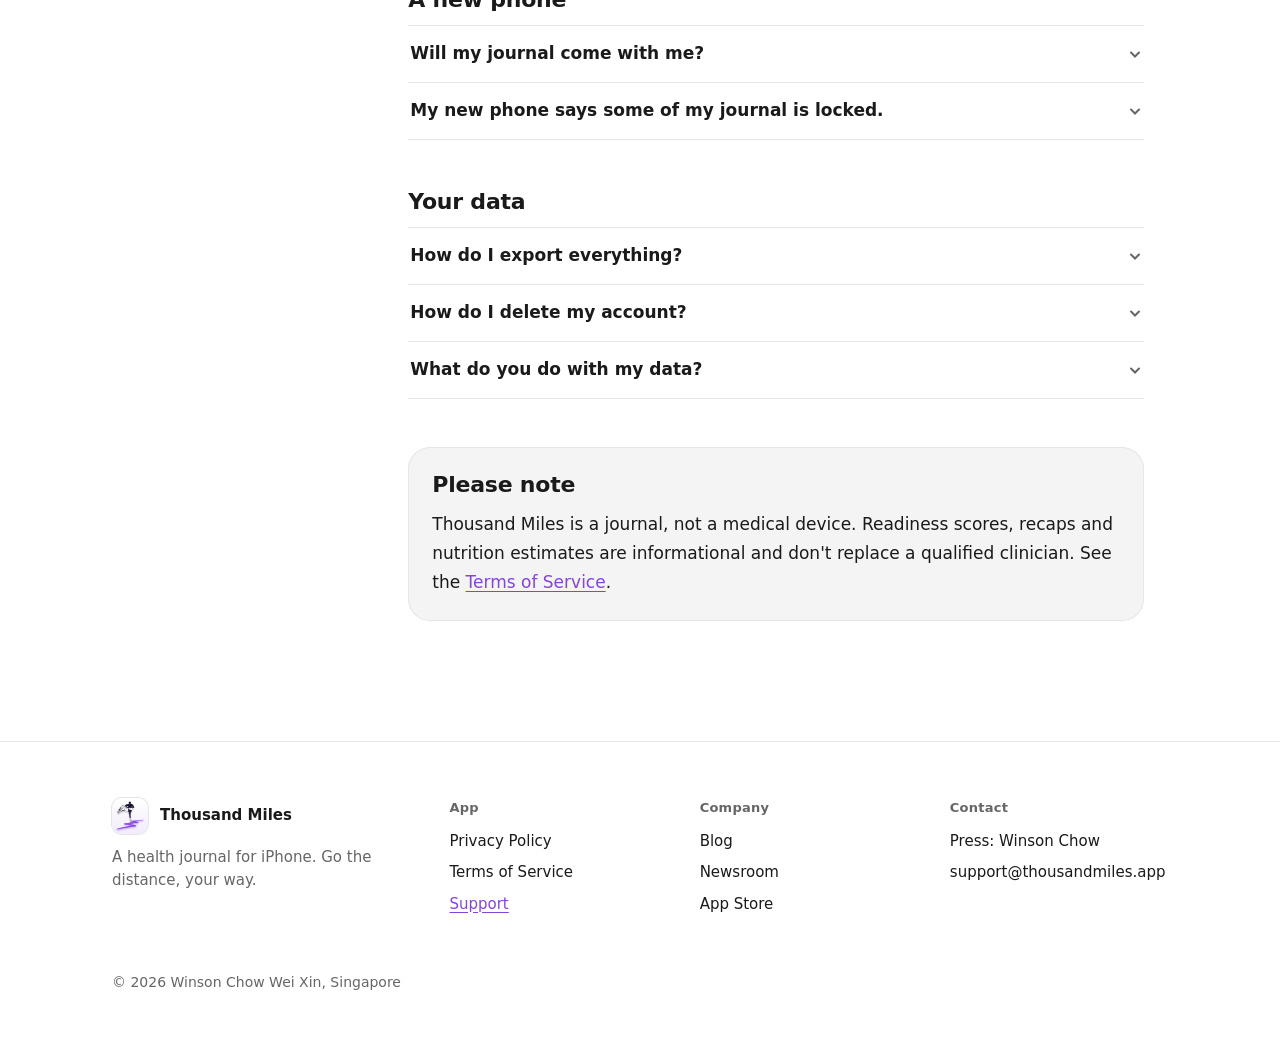
<file: support.html>
<!doctype html>
<html lang="en">
<head>
<meta charset="utf-8">
<meta name="viewport" content="width=device-width, initial-scale=1, viewport-fit=cover">
<title>Support, Thousand Miles</title>
<meta name="description" content="Help with the Thousand Miles health journal: contact, widgets, sharing, subscriptions, a new phone, your data.">
<link rel="canonical" href="https://thousandmiles.app/support">
<meta name="apple-itunes-app" content="app-id=6804423331">
<meta name="color-scheme" content="light dark">
<meta name="theme-color" content="#ffffff" media="(prefers-color-scheme: light)">
<meta name="theme-color" content="#111111" media="(prefers-color-scheme: dark)">
<meta property="og:type" content="website">
<meta property="og:site_name" content="Thousand Miles">
<meta property="og:title" content="Support, Thousand Miles">
<meta property="og:description" content="Help with the Thousand Miles health journal: contact, widgets, sharing, subscriptions, a new phone, your data.">
<meta property="og:url" content="https://thousandmiles.app/support">
<meta property="og:image" content="https://thousandmiles.app/images/og.png">
<meta name="twitter:card" content="summary_large_image">
<link rel="icon" href="/favicon.ico" sizes="32x32">
<link rel="icon" type="image/png" sizes="32x32" href="/images/favicon-32.png">
<link rel="icon" type="image/png" sizes="512x512" href="/images/icon-512.png">
<link rel="apple-touch-icon" href="/images/apple-touch-icon.png">
<link rel="stylesheet" href="/css/site.css">
<script>document.documentElement.classList.add('js')</script>
<script src="/js/site.js" defer></script>
</head>
<body>
<a class="skip" href="#main">Skip to content</a>
<div class="sentinel" aria-hidden="true"></div>

<header class="hdr">
  <div class="bar">
    <a class="brand" href="/" aria-label="Thousand Miles, home"><img src="/images/icon-256.jpg" alt="" width="32" height="32"><span>Thousand Miles</span></a>
    <nav class="tabs" aria-label="Main">
      <a href="/">Home</a>
      <a href="/blog">Blog</a>
      <a href="/newsroom">Newsroom</a>
    </nav>
    <a class="btn btn-primary get" href="https://apps.apple.com/app/id6804423331">Get the app</a>
  </div>
</header>

<main id="main" tabindex="-1">
  <div class="wrap reading">
    <header class="doc-head">
      <p class="kicker">Support</p>
      <h1>We're here to help</h1>
      <p class="updated">Help with the Thousand Miles health journal</p>
    </header>
    <nav class="toc" aria-label="Support topics"><p>On this page</p><ol><li><a href="#getting-started">Getting started</a></li><li><a href="#using-the-app">Using the app</a></li><li><a href="#plus">Thousand Miles Plus</a></li><li><a href="#new-phone">A new phone</a></li><li><a href="#your-data">Your data</a></li><li><a href="#please-note">Please note</a></li></ol></nav>
    <article class="doc">
      <p class="lede">Something not working, or a question these answers don't cover? Email us, and include your iPhone model and iOS version if something is broken.</p>
      <p class="contact"><span class="k">Email us</span><a href="mailto:support@thousandmiles.app">support@thousandmiles.app</a></p>
      <p>For privacy questions or a copy of your data: <a href="mailto:privacy@thousandmiles.app">privacy@thousandmiles.app</a>.</p>
      <p>For press: <a href="mailto:press@thousandmiles.app">press@thousandmiles.app</a>.</p>
      <h2 id="getting-started">Getting started</h2>
      <div class="faq">
      <details id="sign-in"><summary>How do I sign in?<svg width="14" height="14" viewBox="0 0 14 14" fill="none" stroke="currentColor" stroke-width="2" stroke-linecap="round" aria-hidden="true"><path d="M3 5.5l4 4 4-4"/></svg></summary><p>Enter your email and we send a one-time code, so there's no password. You can also continue with Apple. An account is what lets your journal survive a reinstall and reach your other devices.</p></details>
      <details id="apple-watch"><summary>Do I need an Apple Watch?<svg width="14" height="14" viewBox="0 0 14 14" fill="none" stroke="currentColor" stroke-width="2" stroke-linecap="round" aria-hidden="true"><path d="M3 5.5l4 4 4-4"/></svg></summary><p>No. Any watch or tracker that writes to Apple Health works: Garmin, Oura, Whoop, Fitbit, Polar, Coros and others. With no tracker, the app asks how you feel each morning instead.</p></details>
      <details id="health-access"><summary>How do I change what Thousand Miles can read from Apple Health?<svg width="14" height="14" viewBox="0 0 14 14" fill="none" stroke="currentColor" stroke-width="2" stroke-linecap="round" aria-hidden="true"><path d="M3 5.5l4 4 4-4"/></svg></summary><p>Open the Settings app → Health → Data Access &amp; Devices → Thousand Miles, and switch each type on or off. The app can't show Apple's permission sheet a second time, so this is the way back if you declined it.</p></details>
      </div>
      <h2 id="using-the-app">Using the app</h2>
      <div class="faq">
      <details id="widgets"><summary>How do I add a widget?<svg width="14" height="14" viewBox="0 0 14 14" fill="none" stroke="currentColor" stroke-width="2" stroke-linecap="round" aria-hidden="true"><path d="M3 5.5l4 4 4-4"/></svg></summary><p>On the Home Screen, touch and hold an empty spot until the apps jiggle, tap Edit, then Add Widget, and choose Thousand Miles. There are three: Readiness, Goals and Quick log, each in a small and a medium size. For the Lock Screen, touch and hold it, tap Customize, then Lock Screen, and tap the space under the time to add Readiness.</p></details>
      <details id="widget-content"><summary>What do the widgets show?<svg width="14" height="14" viewBox="0 0 14 14" fill="none" stroke="currentColor" stroke-width="2" stroke-linecap="round" aria-hidden="true"><path d="M3 5.5l4 4 4-4"/></svg></summary><p>Readiness shows today's read as a sentence with the bar, and the medium size adds Recovery, Activity, Nutrition and Mind. Goals shows how your goals' week is going. Quick log opens a workout, a meal, a mood or a body entry in one tap. While a strength session is under way, a Live Activity keeps your next exercise and your rest on the Lock Screen and in the Dynamic Island.</p></details>
      <details id="share"><summary>How do I share a workout as a picture?<svg width="14" height="14" viewBox="0 0 14 14" fill="none" stroke="currentColor" stroke-width="2" stroke-linecap="round" aria-hidden="true"><path d="M3 5.5l4 4 4-4"/></svg></summary><p>Open the workout's page, or the screen you see when you finish one, and tap Share. Swipe to a Story, a Post or a Square, pick a background (the route map when the workout has one, a photo or a plain colour), choose your stats in Stats, then tap Share. Your photo stays on your phone; a map asks Apple's Maps service for that area, and nothing else.</p></details>
      <details id="areas"><summary>What are the Recovery, Activity, Nutrition and Mind pages?<svg width="14" height="14" viewBox="0 0 14 14" fill="none" stroke="currentColor" stroke-width="2" stroke-linecap="round" aria-hidden="true"><path d="M3 5.5l4 4 4-4"/></svg></summary><p>Each one reads your last seven days against your own usual from before them, in one word and a sentence. Open them from Insights, under Body. Every card on a page opens that measure on a page of its own, with a chart of the week, the month or longer. Until there are enough days to compare, a page says it's still learning.</p></details>
      <details id="sources"><summary>Where do the app's figures and advice come from?<svg width="14" height="14" viewBox="0 0 14 14" fill="none" stroke="currentColor" stroke-width="2" stroke-linecap="round" aria-hidden="true"><path d="M3 5.5l4 4 4-4"/></svg></summary><p>General health figures and advice, such as a daily limit for sodium, come from published sources. Each page lists the sources for what it says, and Settings → About → Sources and methods gathers them all, with how the morning read works. Food advice rests on US FDA or Singapore HPB guidance. Your own scores and usual ranges compare you only with your own history.</p></details>
      </div>
      <h2 id="plus">Thousand Miles Plus</h2>
      <div class="faq">
      <details id="cancel"><summary>How do I cancel or change my plan?<svg width="14" height="14" viewBox="0 0 14 14" fill="none" stroke="currentColor" stroke-width="2" stroke-linecap="round" aria-hidden="true"><path d="M3 5.5l4 4 4-4"/></svg></summary><p>In the Settings app, tap your name → Subscriptions → Thousand Miles Plus. You can also open it from Profile → Thousand Miles Plus → Manage subscription in the app. Cancel at least 24 hours before the period ends to avoid the next renewal; Plus stays active until then.</p></details>
      <details id="refund"><summary>How do I get a refund?<svg width="14" height="14" viewBox="0 0 14 14" fill="none" stroke="currentColor" stroke-width="2" stroke-linecap="round" aria-hidden="true"><path d="M3 5.5l4 4 4-4"/></svg></summary><p>Apple processes every purchase and handles all refunds: request one at <a href="https://reportaproblem.apple.com">reportaproblem.apple.com</a>. We can't issue refunds ourselves.</p></details>
      <details id="restore"><summary>I paid, but Plus isn't showing.<svg width="14" height="14" viewBox="0 0 14 14" fill="none" stroke="currentColor" stroke-width="2" stroke-linecap="round" aria-hidden="true"><path d="M3 5.5l4 4 4-4"/></svg></summary><p>Open Profile → Thousand Miles Plus → Restore purchases, signed in to the same Apple Account you paid with. If you have an offer code, use Redeem a code on the same page.</p></details>
      </div>
      <h2 id="new-phone">A new phone</h2>
      <div class="faq">
      <details id="move"><summary>Will my journal come with me?<svg width="14" height="14" viewBox="0 0 14 14" fill="none" stroke="currentColor" stroke-width="2" stroke-linecap="round" aria-hidden="true"><path d="M3 5.5l4 4 4-4"/></svg></summary><p>Yes. Sign in with the same account. Your journal is encrypted with a key kept in your iCloud Keychain, so a phone signed in to the same Apple ID with iCloud Keychain on opens it straight away. Apple Health data moves through Apple's own iCloud Health sync.</p></details>
      <details id="locked"><summary>My new phone says some of my journal is locked.<svg width="14" height="14" viewBox="0 0 14 14" fill="none" stroke="currentColor" stroke-width="2" stroke-linecap="round" aria-hidden="true"><path d="M3 5.5l4 4 4-4"/></svg></summary><p>That phone doesn't have your key yet. Turn on iCloud Keychain (Settings → your name → iCloud → Passwords and Keychain) and give it a minute, or choose Enter your recovery code on the sheet the app shows. Nothing is deleted while it's locked. If every device, your iCloud Keychain and your recovery code are all lost, we can't unlock it for you, because we never had the key.</p></details>
      </div>
      <h2 id="your-data">Your data</h2>
      <div class="faq">
      <details id="export"><summary>How do I export everything?<svg width="14" height="14" viewBox="0 0 14 14" fill="none" stroke="currentColor" stroke-width="2" stroke-linecap="round" aria-hidden="true"><path d="M3 5.5l4 4 4-4"/></svg></summary><p>Settings → Privacy → Export My Data. You get a zip of every entry, your profile, settings and goals as readable JSON, plus your photos. Apple Health data isn't in it; the Health app has its own export.</p></details>
      <details id="delete"><summary>How do I delete my account?<svg width="14" height="14" viewBox="0 0 14 14" fill="none" stroke="currentColor" stroke-width="2" stroke-linecap="round" aria-hidden="true"><path d="M3 5.5l4 4 4-4"/></svg></summary><p>Settings → Delete Account. This removes your data from our servers and clears the app on that phone. Nothing in Apple Health is touched. Export first if you want a copy.</p></details>
      <details id="data"><summary>What do you do with my data?<svg width="14" height="14" viewBox="0 0 14 14" fill="none" stroke="currentColor" stroke-width="2" stroke-linecap="round" aria-hidden="true"><path d="M3 5.5l4 4 4-4"/></svg></summary><p>As little as possible. Apple Health data never leaves your phone, and what you write is encrypted before it reaches our servers. The <a href="/privacy">Privacy Policy</a> lists every detail.</p></details>
      </div>
      <div class="note">
        <h2 id="please-note">Please note</h2>
        <p>Thousand Miles is a journal, not a medical device. Readiness scores, recaps and nutrition estimates are informational and don't replace a qualified clinician. See the <a href="/terms">Terms of Service</a>.</p>
      </div>
    </article>
  </div>
</main>

<footer>
  <div class="wrap">
    <div class="fgrid">
      <div><div class="fbrand"><img src="/images/icon-256.jpg" alt="" width="36" height="36" loading="lazy">Thousand Miles</div><p>A health journal for iPhone. Go the distance, your way.</p></div>
      <div><h2>App</h2><ul>
        <li><a href="/privacy">Privacy Policy</a></li>
        <li><a href="/terms">Terms of Service</a></li>
        <li><a href="/support" aria-current="page">Support</a></li>
      </ul></div>
      <div><h2>Company</h2><ul>
        <li><a href="/blog">Blog</a></li>
        <li><a href="/newsroom">Newsroom</a></li>
        <li><a href="https://apps.apple.com/app/id6804423331">App Store</a></li>
      </ul></div>
      <div><h2>Contact</h2><ul>
        <li><a href="mailto:press@thousandmiles.app">Press: Winson Chow</a></li>
        <li><a href="mailto:support@thousandmiles.app">support@thousandmiles.app</a></li>
      </ul></div>
    </div>
    <p class="copy">© 2026 Winson Chow Wei Xin, Singapore</p>
  </div>
</footer>
</body>
</html>
</file>
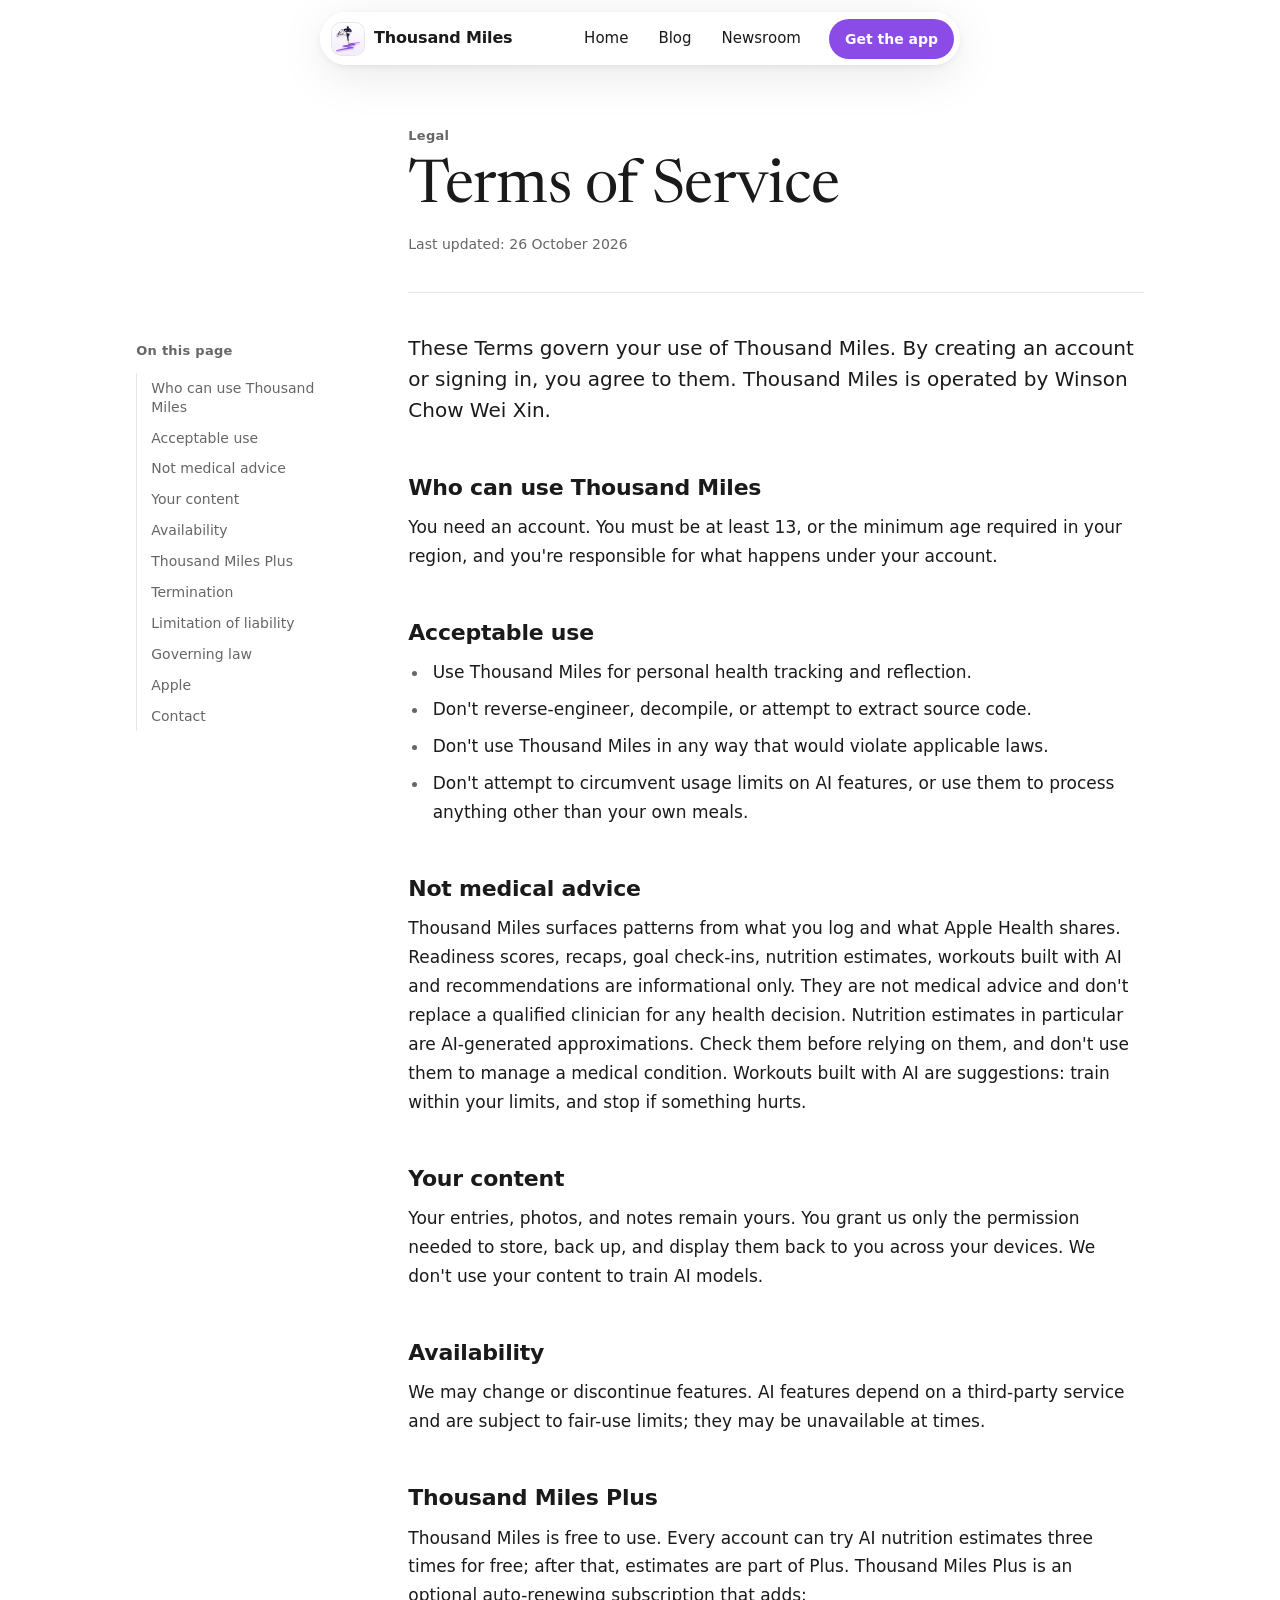
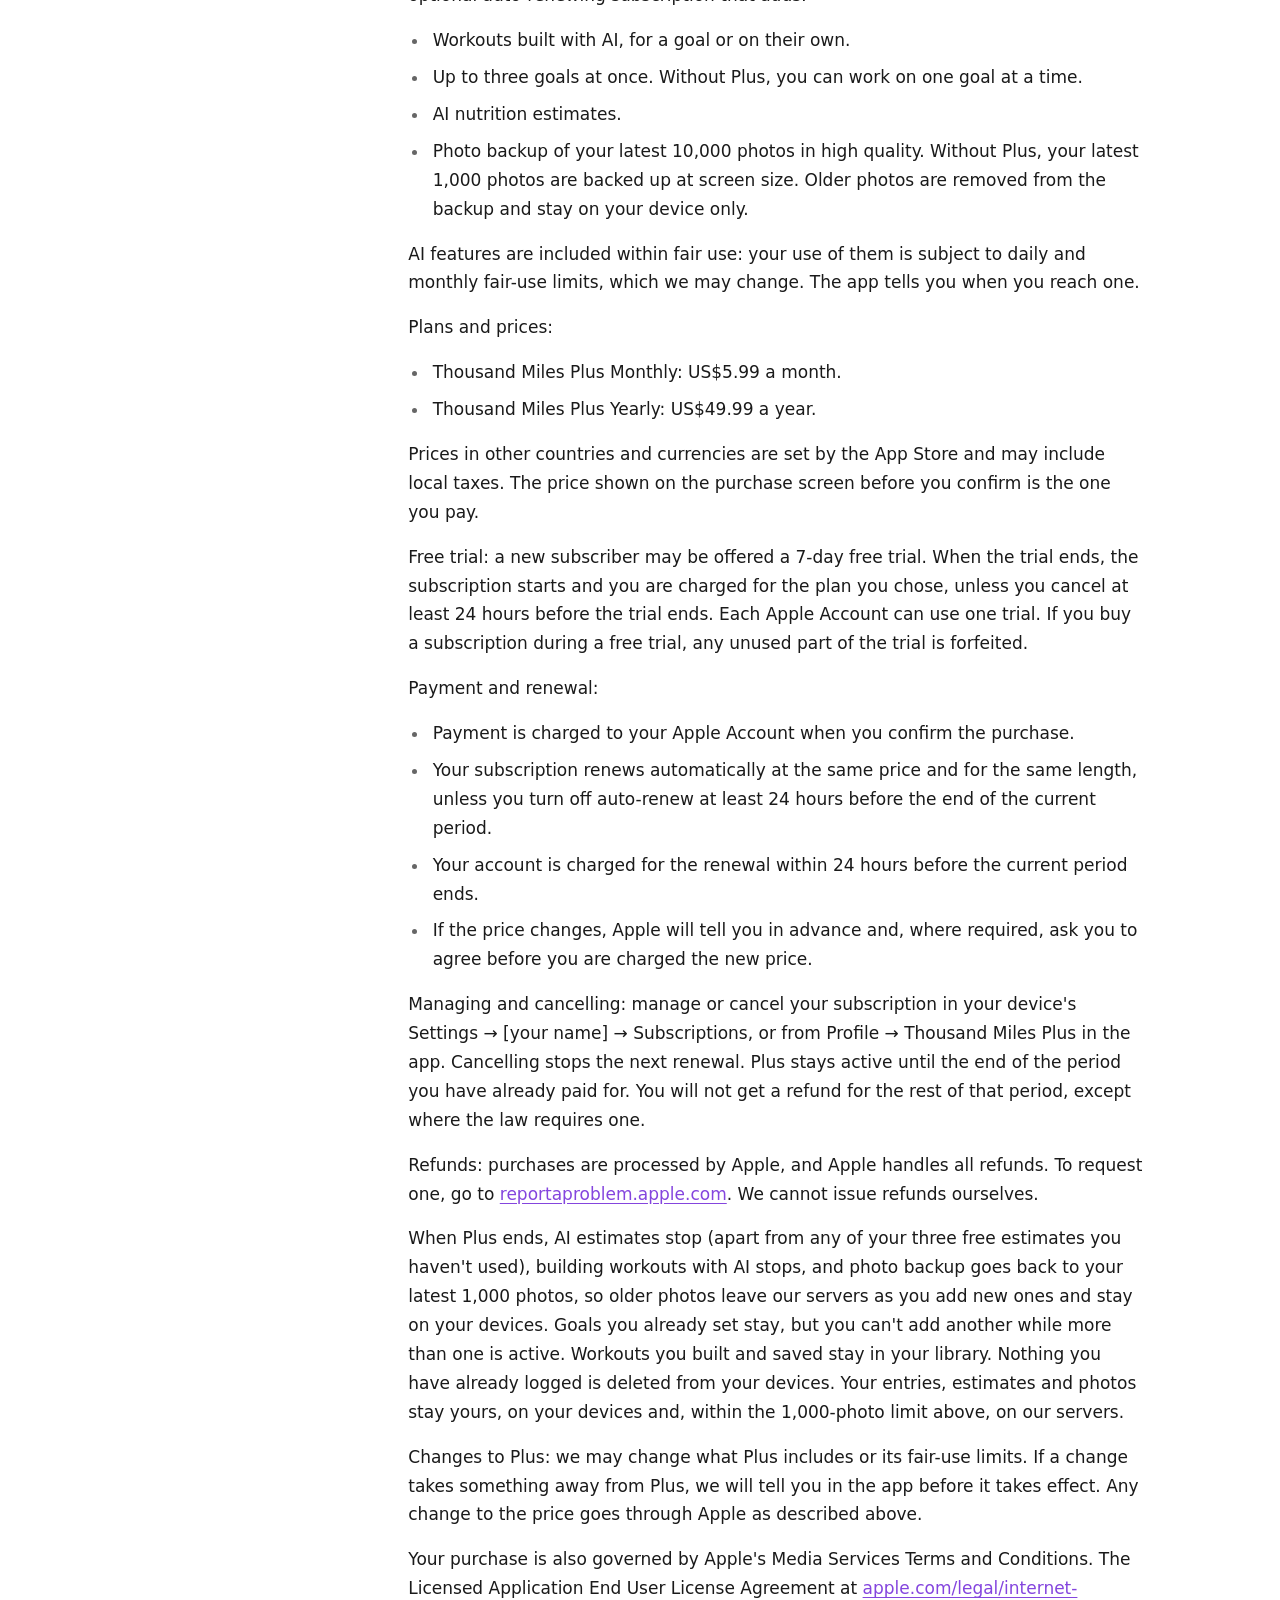
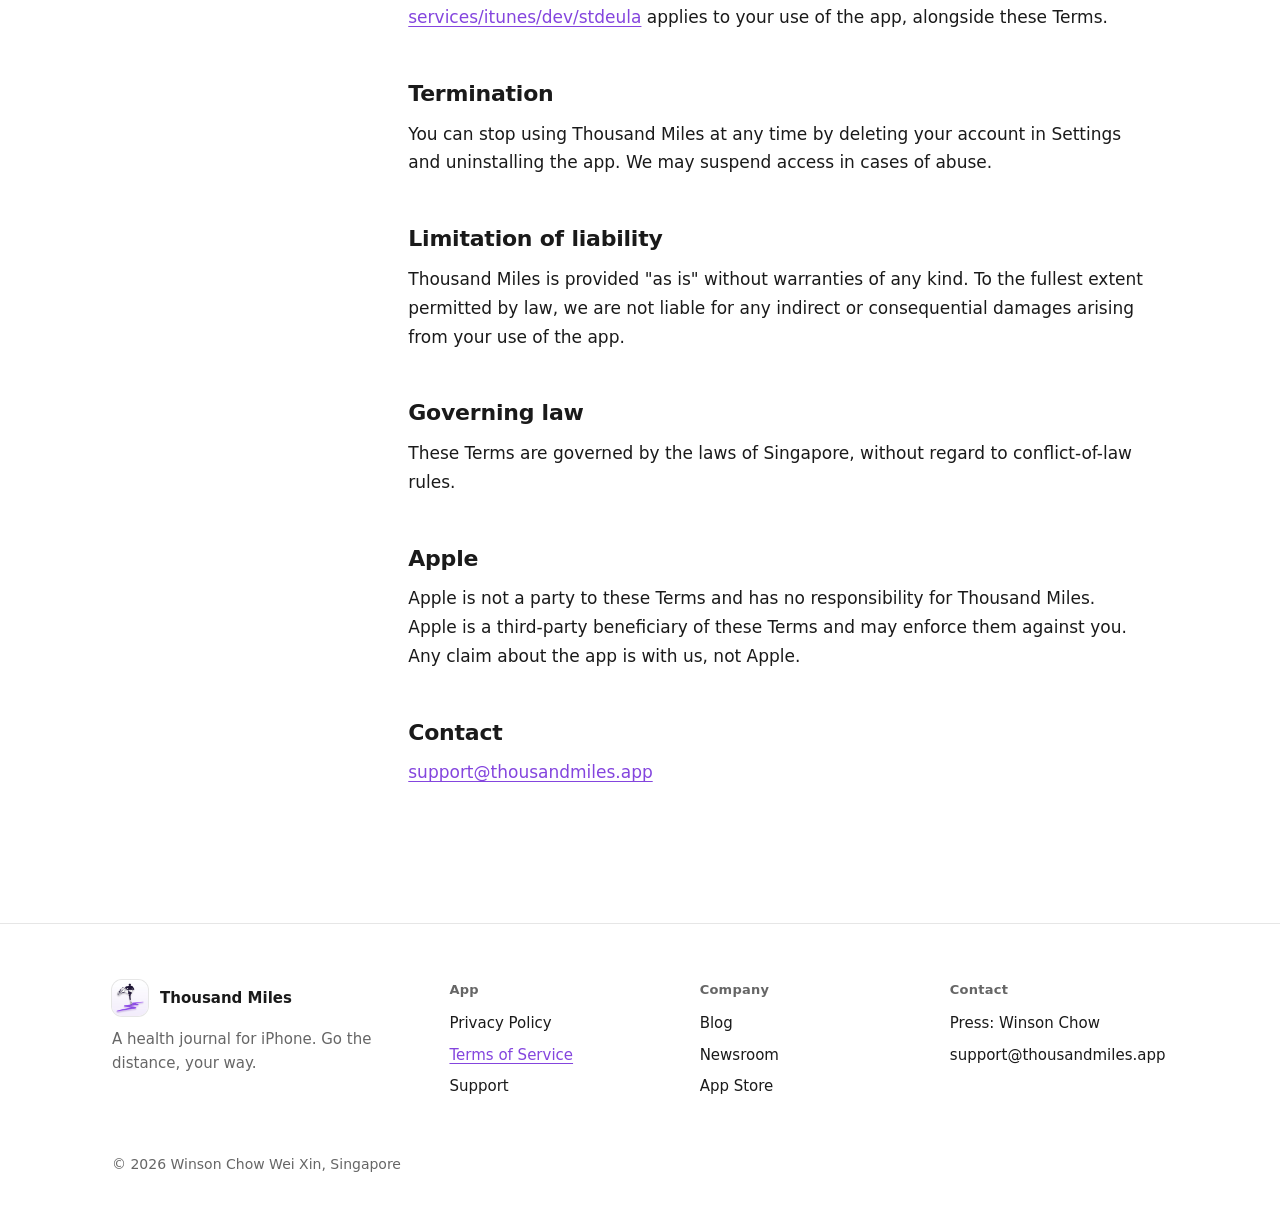
<file: terms.html>
<!doctype html>
<html lang="en">
<head>
<meta charset="utf-8">
<meta name="viewport" content="width=device-width, initial-scale=1, viewport-fit=cover">
<title>Terms of Service, Thousand Miles</title>
<meta name="description" content="The terms governing use of the Thousand Miles health journal, including Thousand Miles Plus.">
<!-- Generated by tools/BuildLegalPages.swift from ThousandMiles/Views/LegalText.swift. Edit the Swift, not this file. -->
<link rel="canonical" href="https://thousandmiles.app/terms">
<meta name="apple-itunes-app" content="app-id=6804423331">
<meta name="color-scheme" content="light dark">
<meta name="theme-color" content="#ffffff" media="(prefers-color-scheme: light)">
<meta name="theme-color" content="#111111" media="(prefers-color-scheme: dark)">
<meta property="og:type" content="website">
<meta property="og:site_name" content="Thousand Miles">
<meta property="og:title" content="Terms of Service, Thousand Miles">
<meta property="og:description" content="The terms governing use of the Thousand Miles health journal, including Thousand Miles Plus.">
<meta property="og:url" content="https://thousandmiles.app/terms">
<meta property="og:image" content="https://thousandmiles.app/images/og.png">
<meta name="twitter:card" content="summary_large_image">
<link rel="icon" href="/favicon.ico" sizes="32x32">
<link rel="icon" type="image/png" sizes="32x32" href="/images/favicon-32.png">
<link rel="icon" type="image/png" sizes="512x512" href="/images/icon-512.png">
<link rel="apple-touch-icon" href="/images/apple-touch-icon.png">
<link rel="stylesheet" href="/css/site.css">
<script>document.documentElement.classList.add('js')</script>
<script src="/js/site.js" defer></script>
</head>
<body>
<a class="skip" href="#main">Skip to content</a>
<div class="sentinel" aria-hidden="true"></div>

<header class="hdr">
  <div class="bar">
    <a class="brand" href="/" aria-label="Thousand Miles, home"><img src="/images/icon-256.jpg" alt="" width="32" height="32"><span>Thousand Miles</span></a>
    <nav class="tabs" aria-label="Main">
      <a href="/">Home</a>
      <a href="/blog">Blog</a>
      <a href="/newsroom">Newsroom</a>
    </nav>
    <a class="btn btn-primary get" href="https://apps.apple.com/app/id6804423331">Get the app</a>
  </div>
</header>

<main id="main" tabindex="-1">
  <div class="wrap reading">
    <header class="doc-head">
      <p class="kicker">Legal</p>
      <h1>Terms of Service</h1>
      <p class="updated">Last updated: 26 October 2026</p>
    </header>
    <nav class="toc" aria-label="Terms of Service, sections"><p>On this page</p><ol><li><a href="#who-can-use-thousand-miles">Who can use Thousand Miles</a></li><li><a href="#acceptable-use">Acceptable use</a></li><li><a href="#not-medical-advice">Not medical advice</a></li><li><a href="#your-content">Your content</a></li><li><a href="#availability">Availability</a></li><li><a href="#thousand-miles-plus">Thousand Miles Plus</a></li><li><a href="#termination">Termination</a></li><li><a href="#limitation-of-liability">Limitation of liability</a></li><li><a href="#governing-law">Governing law</a></li><li><a href="#apple">Apple</a></li><li><a href="#contact">Contact</a></li></ol></nav>
    <article class="doc">
      <p class="lede">These Terms govern your use of Thousand Miles. By creating an account or signing in, you agree to them. Thousand Miles is operated by Winson Chow Wei Xin.</p>

      <h2 id="who-can-use-thousand-miles">Who can use Thousand Miles</h2>
      <p>You need an account. You must be at least 13, or the minimum age required in your region, and you're responsible for what happens under your account.</p>

      <h2 id="acceptable-use">Acceptable use</h2>
      <ul>
        <li>Use Thousand Miles for personal health tracking and reflection.</li>
        <li>Don't reverse-engineer, decompile, or attempt to extract source code.</li>
        <li>Don't use Thousand Miles in any way that would violate applicable laws.</li>
        <li>Don't attempt to circumvent usage limits on AI features, or use them to process anything other than your own meals.</li>
      </ul>

      <h2 id="not-medical-advice">Not medical advice</h2>
      <p>Thousand Miles surfaces patterns from what you log and what Apple Health shares. Readiness scores, recaps, goal check-ins, nutrition estimates, workouts built with AI and recommendations are informational only. They are not medical advice and don't replace a qualified clinician for any health decision. Nutrition estimates in particular are AI-generated approximations. Check them before relying on them, and don't use them to manage a medical condition. Workouts built with AI are suggestions: train within your limits, and stop if something hurts.</p>

      <h2 id="your-content">Your content</h2>
      <p>Your entries, photos, and notes remain yours. You grant us only the permission needed to store, back up, and display them back to you across your devices. We don't use your content to train AI models.</p>

      <h2 id="availability">Availability</h2>
      <p>We may change or discontinue features. AI features depend on a third-party service and are subject to fair-use limits; they may be unavailable at times.</p>

      <h2 id="thousand-miles-plus">Thousand Miles Plus</h2>
      <p>Thousand Miles is free to use. Every account can try AI nutrition estimates three times for free; after that, estimates are part of Plus. Thousand Miles Plus is an optional auto-renewing subscription that adds:</p>
      <ul>
        <li>Workouts built with AI, for a goal or on their own.</li>
        <li>Up to three goals at once. Without Plus, you can work on one goal at a time.</li>
        <li>AI nutrition estimates.</li>
        <li>Photo backup of your latest 10,000 photos in high quality. Without Plus, your latest 1,000 photos are backed up at screen size. Older photos are removed from the backup and stay on your device only.</li>
      </ul>
      <p>AI features are included within fair use: your use of them is subject to daily and monthly fair-use limits, which we may change. The app tells you when you reach one.</p>
      <p>Plans and prices:</p>
      <ul>
        <li>Thousand Miles Plus Monthly: US$5.99 a month.</li>
        <li>Thousand Miles Plus Yearly: US$49.99 a year.</li>
      </ul>
      <p>Prices in other countries and currencies are set by the App Store and may include local taxes. The price shown on the purchase screen before you confirm is the one you pay.</p>
      <p>Free trial: a new subscriber may be offered a 7-day free trial. When the trial ends, the subscription starts and you are charged for the plan you chose, unless you cancel at least 24 hours before the trial ends. Each Apple Account can use one trial. If you buy a subscription during a free trial, any unused part of the trial is forfeited.</p>
      <p>Payment and renewal:</p>
      <ul>
        <li>Payment is charged to your Apple Account when you confirm the purchase.</li>
        <li>Your subscription renews automatically at the same price and for the same length, unless you turn off auto-renew at least 24 hours before the end of the current period.</li>
        <li>Your account is charged for the renewal within 24 hours before the current period ends.</li>
        <li>If the price changes, Apple will tell you in advance and, where required, ask you to agree before you are charged the new price.</li>
      </ul>
      <p>Managing and cancelling: manage or cancel your subscription in your device's Settings → [your name] → Subscriptions, or from Profile → Thousand Miles Plus in the app. Cancelling stops the next renewal. Plus stays active until the end of the period you have already paid for. You will not get a refund for the rest of that period, except where the law requires one.</p>
      <p>Refunds: purchases are processed by Apple, and Apple handles all refunds. To request one, go to <a href="https://reportaproblem.apple.com">reportaproblem.apple.com</a>. We cannot issue refunds ourselves.</p>
      <p>When Plus ends, AI estimates stop (apart from any of your three free estimates you haven't used), building workouts with AI stops, and photo backup goes back to your latest 1,000 photos, so older photos leave our servers as you add new ones and stay on your devices. Goals you already set stay, but you can't add another while more than one is active. Workouts you built and saved stay in your library. Nothing you have already logged is deleted from your devices. Your entries, estimates and photos stay yours, on your devices and, within the 1,000-photo limit above, on our servers.</p>
      <p>Changes to Plus: we may change what Plus includes or its fair-use limits. If a change takes something away from Plus, we will tell you in the app before it takes effect. Any change to the price goes through Apple as described above.</p>
      <p>Your purchase is also governed by Apple's Media Services Terms and Conditions. The Licensed Application End User License Agreement at <a href="https://www.apple.com/legal/internet-services/itunes/dev/stdeula/">apple.com/legal/internet-services/itunes/dev/stdeula</a> applies to your use of the app, alongside these Terms.</p>

      <h2 id="termination">Termination</h2>
      <p>You can stop using Thousand Miles at any time by deleting your account in Settings and uninstalling the app. We may suspend access in cases of abuse.</p>

      <h2 id="limitation-of-liability">Limitation of liability</h2>
      <p>Thousand Miles is provided "as is" without warranties of any kind. To the fullest extent permitted by law, we are not liable for any indirect or consequential damages arising from your use of the app.</p>

      <h2 id="governing-law">Governing law</h2>
      <p>These Terms are governed by the laws of Singapore, without regard to conflict-of-law rules.</p>

      <h2 id="apple">Apple</h2>
      <p>Apple is not a party to these Terms and has no responsibility for Thousand Miles. Apple is a third-party beneficiary of these Terms and may enforce them against you. Any claim about the app is with us, not Apple.</p>

      <h2 id="contact">Contact</h2>
      <p><a href="mailto:support@thousandmiles.app">support@thousandmiles.app</a></p>
    </article>
  </div>
</main>

<footer>
  <div class="wrap">
    <div class="fgrid">
      <div><div class="fbrand"><img src="/images/icon-256.jpg" alt="" width="36" height="36" loading="lazy">Thousand Miles</div><p>A health journal for iPhone. Go the distance, your way.</p></div>
      <div><h2>App</h2><ul>
        <li><a href="/privacy">Privacy Policy</a></li>
        <li><a href="/terms" aria-current="page">Terms of Service</a></li>
        <li><a href="/support">Support</a></li>
      </ul></div>
      <div><h2>Company</h2><ul>
        <li><a href="/blog">Blog</a></li>
        <li><a href="/newsroom">Newsroom</a></li>
        <li><a href="https://apps.apple.com/app/id6804423331">App Store</a></li>
      </ul></div>
      <div><h2>Contact</h2><ul>
        <li><a href="mailto:press@thousandmiles.app">Press: Winson Chow</a></li>
        <li><a href="mailto:support@thousandmiles.app">support@thousandmiles.app</a></li>
      </ul></div>
    </div>
    <p class="copy">© 2026 Winson Chow Wei Xin, Singapore</p>
  </div>
</footer>
</body>
</html>
</file>
<file: css/site.css>
/* thousandmiles.app, 1.1 (2026-11-24): the app's 1.1 hybrid look.
   White pages (#FFFFFF, #111111 in dark), the app's neutral inks, the
   readiness zone colours where the morning read is shown, and the one
   purple only for the main button, links and the Plus label.
   Headlines in Newsreader (served from /fonts, SIL OFL, see
   fonts/Newsreader-OFL.txt), the app's serif display role; everything
   else in the visitor's system font. No external requests of any kind.
   Values come from Shared/HybridTokens.swift and Views/Theme/Brand.swift. */

@font-face{font-family:"Newsreader";src:url("/fonts/newsreader-latin.woff2") format("woff2-variations"),url("/fonts/newsreader-latin.woff2") format("woff2");font-weight:200 800;font-style:normal;font-display:swap;
  unicode-range:U+0000-00FF,U+0131,U+0152-0153,U+02BB-02BC,U+02C6,U+02DA,U+02DC,U+0304,U+0308,U+0329,U+2000-206F,U+20AC,U+2122,U+2191,U+2193,U+2212,U+2215,U+FEFF,U+FFFD}

:root{
  color-scheme:light;
  /* Neutrals (Palette): page, card, ink, ink2, ink3, hairline */
  --page:#ffffff; --card:#ffffff; --fill:#f4f4f4;
  --ink:#1a1a1a; --ink2:#666666; --ink3:#ababab; --hairline:#e6e6e6; --hairline-strong:#d4d4d4;
  /* The one purple: the main button (Brand.primaryFill, white words 4.96:1), links and Plus (Brand.accentText) */
  --btn:#8a4be6; --btn-hover:#7a3cd8; --on-btn:#ffffff;
  --accent:#8a4be6; --accent-text:#8445de;
  --plus-ground:#f1e9fd; --on-plus:#2e2346;
  /* Readiness zones (Zone mark, wash), Recover to Primed */
  --z1:#6e7fa6; --z2:#a38207; --z3:#3e7d57; --z4:#c95636;
  --z1w:#ebeef6; --z2w:#fef6d0; --z3w:#e3f0e7; --z4w:#ffede1;
  --good:#2e774b;
  --soft:rgb(0 0 0 / .045); --soft-2:rgb(0 0 0 / .08);
  --shadow:0 1px 2px rgb(0 0 0 / .04),0 12px 40px rgb(0 0 0 / .08);
  --glass-tint:255 255 255; --glass-alpha:.7; --glass-ink:#1a1a1a; --glass-hl:rgb(255 255 255 / .5);
  --glass-rim-hi:rgb(255 255 255 / .95); --glass-rim-lo:rgb(255 255 255 / .2);
  --glass-shadow:0 .6px 3px -.8px rgb(0 0 0 / .08),0 2.3px 11.4px -1.7px rgb(0 0 0 / .08),0 10px 50px -2.5px rgb(0 0 0 / .1);
  --serif:"Newsreader","New York",ui-serif,Georgia,serif;
  --body:-apple-system,BlinkMacSystemFont,"SF Pro Text","SF Pro Display",system-ui,"Segoe UI",Roboto,sans-serif;
  --wrap:1120px;
  --gut-l:max(16px,env(safe-area-inset-left,0px)); --gut-r:max(16px,env(safe-area-inset-right,0px));
  --ease:cubic-bezier(.2,.8,.2,1);
}
@media (prefers-color-scheme:dark){:root:not([data-theme="light"]){
  color-scheme:dark;
  --page:#111111; --card:#1c1c1c; --fill:#1c1c1c;
  --ink:#f2f2f2; --ink2:#a3a3a3; --ink3:#5e5e5e; --hairline:#2c2c2c; --hairline-strong:#3a3a3a;
  --btn-hover:#9a5df0; --accent:#a06af2; --accent-text:#d8c6fe;
  --plus-ground:#251d36; --on-plus:#f3ecff;
  --z1:#9daad2; --z2:#e6c964; --z3:#7dba92; --z4:#f07b60;
  --z1w:#1d2130; --z2w:#28230e; --z3w:#17251c; --z4w:#311d16;
  --good:#7ccb9a;
  --soft:rgb(255 255 255 / .06); --soft-2:rgb(255 255 255 / .11);
  --shadow:0 1px 2px rgb(0 0 0 / .4),0 12px 40px rgb(0 0 0 / .5);
  --glass-tint:28 28 28; --glass-alpha:.62; --glass-ink:#f2f2f2; --glass-hl:rgb(255 255 255 / .08);
  --glass-rim-hi:rgb(255 255 255 / .22); --glass-rim-lo:rgb(255 255 255 / .04);
  --glass-shadow:0 10px 40px -6px rgb(0 0 0 / .55);
}}
:root[data-theme="dark"]{
  color-scheme:dark;
  --page:#111111; --card:#1c1c1c; --fill:#1c1c1c;
  --ink:#f2f2f2; --ink2:#a3a3a3; --ink3:#5e5e5e; --hairline:#2c2c2c; --hairline-strong:#3a3a3a;
  --btn-hover:#9a5df0; --accent:#a06af2; --accent-text:#d8c6fe;
  --plus-ground:#251d36; --on-plus:#f3ecff;
  --z1:#9daad2; --z2:#e6c964; --z3:#7dba92; --z4:#f07b60;
  --z1w:#1d2130; --z2w:#28230e; --z3w:#17251c; --z4w:#311d16;
  --good:#7ccb9a;
  --soft:rgb(255 255 255 / .06); --soft-2:rgb(255 255 255 / .11);
  --shadow:0 1px 2px rgb(0 0 0 / .4),0 12px 40px rgb(0 0 0 / .5);
  --glass-tint:28 28 28; --glass-alpha:.62; --glass-ink:#f2f2f2; --glass-hl:rgb(255 255 255 / .08);
  --glass-rim-hi:rgb(255 255 255 / .22); --glass-rim-lo:rgb(255 255 255 / .04);
  --glass-shadow:0 10px 40px -6px rgb(0 0 0 / .55);
}
@media (prefers-contrast:more){:root{--ink2:var(--ink);--ink3:var(--ink2);--hairline:var(--ink3)}}

*,*::before,*::after{box-sizing:border-box}
html{-webkit-text-size-adjust:100%;text-size-adjust:100%}
@media (prefers-reduced-motion:no-preference){html{scroll-behavior:smooth}}
body{margin:0;background:var(--page);color:var(--ink);font:400 17px/1.55 var(--body);-webkit-font-smoothing:antialiased;overflow-x:clip}
img{max-width:100%;height:auto}
a{color:var(--accent-text);text-underline-offset:3px}
h1,h2,h3,h4{color:var(--ink);margin:0;font-weight:650;letter-spacing:-.01em;text-wrap:balance}
p{margin:0}
:focus-visible{outline:2px solid var(--accent);outline-offset:3px;border-radius:10px}
[id]{scroll-margin-top:96px}
main:focus{outline:none}
.wrap{max-width:var(--wrap);margin:0 auto;padding-left:var(--gut-l);padding-right:var(--gut-r)}
@media (min-width:720px){.wrap{padding-left:max(32px,var(--gut-l));padding-right:max(32px,var(--gut-r))}}
.vh{position:absolute!important;width:1px;height:1px;overflow:hidden;clip:rect(0 0 0 0);white-space:nowrap}
.skip{position:absolute;left:16px;top:-60px;z-index:50;background:var(--btn);color:var(--on-btn);padding:10px 16px;border-radius:999px}
.skip:focus{top:12px}
[hidden]{display:none!important}
html:not(.js) .needs-js{display:none!important}

/* The serif display role (the app's .displaySentence) */
.display,.page-head h1,.doc-head h1,.art-head h1{font-family:var(--serif);font-weight:400;font-optical-sizing:auto;letter-spacing:-.01em}

/* ---------- buttons ---------- */
.btn{display:inline-flex;align-items:center;justify-content:center;gap:10px;min-height:52px;padding:0 24px;border-radius:999px;font:600 16px/1 var(--body);text-decoration:none;border:0;cursor:pointer;transition:background-color .2s,transform .2s var(--ease)}
.btn-primary{background:var(--btn);color:var(--on-btn)}
.btn-primary:hover{background:var(--btn-hover)}
.btn-primary:active,.btn-quiet:active{transform:scale(.98)}
.btn-quiet{background:transparent;color:var(--ink);box-shadow:inset 0 0 0 1px var(--hairline-strong)}
.btn-quiet:hover{background:var(--soft)}
.btn svg{flex:none}
.btn-sm{min-height:40px;padding:0 16px;font-size:14px}
.textlink{font-weight:600;text-decoration:none}
.textlink:hover{text-decoration:underline}
.textlink::after{content:" \203A"}

/* ---------- glass (frosted header, newsroom cards) ---------- */
.glass,.hdr.scrolled .bar{
  color:var(--glass-ink);
  background:rgb(var(--glass-tint) / var(--glass-alpha));
  -webkit-backdrop-filter:saturate(180%) blur(14px);backdrop-filter:saturate(180%) blur(14px);
  box-shadow:inset 0 1px 0 var(--glass-hl),var(--glass-shadow);
}
.glass{position:relative;isolation:isolate}
.glass::before,.bar::before{
  content:"";position:absolute;inset:0;border-radius:inherit;padding:1px;pointer-events:none;
  background:linear-gradient(135deg,var(--glass-rim-hi),var(--glass-rim-lo) 38%,var(--glass-rim-lo) 62%,var(--glass-rim-hi));
  -webkit-mask:linear-gradient(#000 0 0) content-box,linear-gradient(#000 0 0);-webkit-mask-composite:xor;mask-composite:exclude;
}
.bar::before{opacity:0;transition:opacity .3s}
.hdr.scrolled .bar::before{opacity:1}
@supports not ((backdrop-filter:blur(1px)) or (-webkit-backdrop-filter:blur(1px))){
  .glass,.hdr.scrolled .bar{background:rgb(var(--glass-tint) / .95)}
}
@media (prefers-reduced-transparency:reduce){
  .glass,.hdr.scrolled .bar{background:rgb(var(--glass-tint) / .97);-webkit-backdrop-filter:none;backdrop-filter:none}
}
@media (prefers-contrast:more){
  .glass,.hdr.scrolled .bar{background:rgb(var(--glass-tint) / .98)}
  .glass::before,.hdr.scrolled .bar::before{background:currentColor;opacity:.55}
}
@media (forced-colors:active){
  .glass,.hdr.scrolled .bar{border:1px solid CanvasText}
  .glass::before,.bar::before{display:none}
}

/* ---------- header ---------- */
.sentinel{position:absolute;top:56px;left:0;width:1px;height:1px}
.hdr{position:fixed;inset:0 0 auto;z-index:30;pointer-events:none;padding-top:env(safe-area-inset-top,0px)}
.bar{pointer-events:auto;position:relative;display:flex;align-items:center;gap:8px;margin:0 auto;max-width:var(--wrap);
  padding:16px calc(var(--gut-r) + 8px) 16px calc(var(--gut-l) + 8px);border-radius:999px;
  transition:max-width .5s var(--ease),padding .5s var(--ease),margin .5s var(--ease),background-color .35s,box-shadow .35s}
.hdr.scrolled .bar{max-width:640px;margin-top:12px;padding:6px 6px 6px 8px}
.brand{display:flex;align-items:center;gap:10px;color:var(--ink);text-decoration:none;font-weight:650;font-size:16px;letter-spacing:-.01em;margin-right:auto;padding:4px 8px 4px 4px;border-radius:999px}
.brand img{width:32px;height:32px;border-radius:9px;box-shadow:0 0 0 1px var(--hairline)}
.tabs{display:flex;gap:2px}
.tabs a{color:var(--ink);text-decoration:none;font-size:15px;font-weight:500;padding:9px 14px;border-radius:999px;transition:background-color .2s}
.tabs a:hover{background:var(--soft)}
.tabs a[aria-current="page"]{background:var(--soft-2);font-weight:600}
.get{margin-left:6px;min-height:40px;padding:0 16px;font-size:14px;white-space:nowrap;flex:none}
@media (max-width:640px){
  .bar{gap:2px;padding:10px var(--gut-r) 10px var(--gut-l)}
  .hdr.scrolled .bar{margin:8px var(--gut-r) 0 var(--gut-l);padding:5px}
  .brand span{display:none}
  .brand{padding:2px;margin-right:auto}
  .brand img{width:30px;height:30px}
  .tabs a{font-size:14px;padding:8px 9px}
  .get{margin-left:2px;padding:0 12px;font-size:13px;min-height:36px}
}
@media (max-width:350px){.tabs a{padding:8px 5px;font-size:13px}.get{padding:0 9px;font-size:12px}.brand img{width:26px;height:26px}}

/* ---------- reveal (once, only with JS and motion) ---------- */
@media (prefers-reduced-motion:no-preference){
  .js .rv{opacity:0;transform:translateY(12px);transition:opacity .7s var(--ease),transform .7s var(--ease);transition-delay:var(--d,0s)}
  .js .rv.in{opacity:1;transform:none}
}

/* ---------- shared text roles ---------- */
.kicker,.eyebrow{font:600 13px/1.3 var(--body);letter-spacing:.02em;color:var(--ink2)}
.eyebrow{margin:0 0 12px}
.kicker+.h2{margin-top:12px}
.h2{font-size:clamp(34px,5vw,56px);line-height:1.06;letter-spacing:-.02em}
.sub{font-size:clamp(17px,1.5vw,20px);color:var(--ink2);margin-top:16px;max-width:36em}
.center{text-align:center}.center .sub{margin-left:auto;margin-right:auto}
.lede{font-size:clamp(17px,1.6vw,19px);color:var(--ink2);max-width:36em;margin-top:16px;text-wrap:pretty}
.fine{font-size:14px;color:var(--ink2);margin-top:16px}
.cta{display:flex;flex-wrap:wrap;gap:12px;justify-content:center;margin-top:28px}
.plus-tag{display:inline-block;font:600 11px/1 var(--body);letter-spacing:.04em;text-transform:uppercase;color:var(--accent-text);background:var(--plus-ground);border-radius:999px;padding:4px 8px;margin-left:6px;vertical-align:2px;white-space:nowrap}

/* ---------- home: phones (an app screen, rounded like the iPhone's display) ---------- */
.phone{position:relative;width:min(280px,72vw);aspect-ratio:1320/2868;border-radius:13.5% / 6.2%;overflow:hidden;background:var(--card);box-shadow:var(--shadow);outline:1px solid var(--hairline);flex:none}
.phone img{display:block;width:100%;height:100%;object-fit:cover}
.phone.sm{width:min(232px,62vw)}
figure{margin:0}
.shot figcaption{font-size:14px;color:var(--ink2);margin:14px auto 0;text-align:center;max-width:260px}

/* ---------- home: hero ---------- */
.hero{position:relative;overflow:hidden;padding-top:calc(104px + env(safe-area-inset-top,0px))}
.hero::before{content:"";position:absolute;inset:-20% -10% auto;height:120%;background:radial-gradient(60% 50% at 70% 30%,var(--z4w),transparent 70%);pointer-events:none}
.hero .wrap{position:relative;display:grid;gap:40px;align-items:center}
@media (min-width:900px){.hero .wrap{grid-template-columns:1.1fr .9fr;gap:48px}.hero{padding-top:calc(136px + env(safe-area-inset-top,0px))}}
.hero h1{font-size:clamp(44px,7.4vw,84px);line-height:1.02;margin:0}
.hero .tagline{font-family:var(--serif);font-size:clamp(22px,2.6vw,28px);line-height:1.25;color:var(--ink2);margin-top:12px}
.actions{display:flex;flex-wrap:wrap;gap:12px 24px;align-items:center;margin-top:28px}
.hero .phones{display:flex;justify-content:center;align-items:flex-start;max-height:min(600px,150vw);overflow:hidden;-webkit-mask-image:linear-gradient(#000 72%,transparent);mask-image:linear-gradient(#000 72%,transparent);padding-top:4px}
.hero .phone{width:min(320px,78vw)}

/* ---------- home: sections ---------- */
section.part{padding:72px 0;border-top:1px solid var(--hairline)}
.hero+section.part{border-top:0;padding-top:56px}
@media (min-width:900px){section.part{padding:112px 0}.hero+section.part{padding-top:80px}}
h2.display{font-size:clamp(32px,5vw,48px);line-height:1.08}
.split{display:grid;gap:40px;align-items:center}
.split>*{min-width:0}
@media (min-width:900px){.split{grid-template-columns:1fr 1fr;gap:64px}.split.flip>:first-child{order:2}}
.gallery{display:flex;align-items:flex-start;gap:20px;overflow-x:auto;scroll-snap-type:x mandatory;padding:8px 16px 24px;margin:40px calc(-1 * var(--gut-r)) 0 calc(-1 * var(--gut-l));scrollbar-width:none;-webkit-overflow-scrolling:touch}
.gallery::-webkit-scrollbar{display:none}
.gallery>*{scroll-snap-align:center}
.gallery:has(>:only-child){justify-content:center}
.split .gallery{margin-top:0}
@media (min-width:720px){.gallery{margin-left:-32px;margin-right:-32px;padding-left:32px;padding-right:32px}}
@media (min-width:900px){.gallery{justify-content:center;overflow:visible;margin:56px 0 0;padding:8px 0}.split .gallery{margin-top:0}}
.gallery+.gallery{margin-top:24px}
.points{list-style:none;padding:0;margin:28px 0 0}
.points li{padding:14px 0;border-top:1px solid var(--hairline)}
.points li:last-child{border-bottom:1px solid var(--hairline)}
.points b{font-weight:600}
.points span{color:var(--ink2)}

/* The morning read, drawn like the app's ReadinessScaleBar */
.readiness-card{--at:87.5%;background:var(--card);border-radius:24px;padding:24px;box-shadow:var(--shadow);outline:1px solid var(--hairline);max-width:480px;margin-top:32px;--zone:var(--z4)}
.readiness-card .rlabel{font-size:13px;color:var(--ink2)}
.readiness-card .rhead{font-family:var(--serif);font-size:30px;line-height:1.15;margin:6px 0 20px;min-height:1.15em}
.zbar{position:relative;height:18px;border-radius:999px;background:var(--zone);transition:background-color .3s}
.zbar .steps{position:absolute;inset:0;display:grid;grid-template-columns:repeat(4,1fr);border-radius:999px;overflow:hidden}
.zbar .steps i{background:#fff}
.zbar .steps i:nth-child(1){opacity:.24}.zbar .steps i:nth-child(2){opacity:.16}.zbar .steps i:nth-child(3){opacity:.08}.zbar .steps i:nth-child(4){opacity:0}
.zbar .knob{position:absolute;top:50%;left:var(--at);width:30px;height:30px;margin:-15px 0 0 -15px;border-radius:50%;background:var(--zone);transition:left .4s var(--ease),background-color .3s}
.zbar .knob::after{content:"";position:absolute;inset:6px;border-radius:50%;background:var(--card)}
.zword{position:relative;height:20px;margin-top:12px;font-size:14px;font-weight:600;color:var(--ink)}
.zword span{position:absolute;left:var(--at,87.5%);transform:translateX(-50%);white-space:nowrap;transition:left .4s var(--ease)}
.zones{display:flex;flex-wrap:wrap;gap:8px;margin-top:20px}
.zones button{display:inline-flex;align-items:center;gap:8px;cursor:pointer;font:500 14px/1 var(--body);padding:9px 12px;border:0;border-radius:999px;background:var(--w);color:var(--ink);box-shadow:inset 0 0 0 1px transparent}
.zones button::before{content:"";width:10px;height:10px;border-radius:50%;background:var(--m);flex:none}
.zones button[aria-pressed="true"]{box-shadow:inset 0 0 0 2px var(--m)}
html:not(.js) .zones{display:none}
@media (prefers-reduced-motion:reduce){.zbar,.zbar .knob,.zword span{transition:none}}

.feel{list-style:none;padding:0;margin:24px 0 0;display:grid;gap:8px;max-width:480px}
.feel li{display:flex;gap:12px;align-items:baseline;padding:12px 16px;border-radius:16px;background:var(--card);outline:1px solid var(--hairline)}
.feel li b{font-weight:550;white-space:nowrap}
.feel li span{color:var(--ink2);font-size:15px}
@media (max-width:480px){.feel li{flex-direction:column;gap:2px}.feel li b{white-space:normal}}

.goals{display:grid;grid-template-columns:1fr;margin:32px 0 0;padding:0;list-style:none}
@media (min-width:560px){.goals{grid-template-columns:1fr 1fr;column-gap:24px}}
@media (min-width:900px){.goals{grid-template-columns:repeat(4,1fr)}}
.goals li{padding:12px 0;border-top:1px solid var(--hairline)}
.goals b{display:block;font-weight:600}
.goals span{color:var(--ink2);font-size:15px}

.widgets{display:grid;gap:20px;margin-top:48px;grid-template-columns:1fr}
@media (min-width:720px){.widgets{grid-template-columns:repeat(2,1fr)}}
.wcard{background:var(--card);border-radius:24px;padding:20px;outline:1px solid var(--hairline);box-shadow:var(--shadow);margin:0}
.wcard img{display:block;border-radius:12px;width:100%}
.wcard h3{font-size:17px;font-weight:600;margin:16px 0 4px}
.wcard p{color:var(--ink2);font-size:15px}

/* How the morning read works: a disclosure under Sources and methods */
.method{margin-top:24px;max-width:36em}
.method summary{display:inline-flex;align-items:center;gap:8px;cursor:pointer;list-style:none;font-weight:600;color:var(--accent-text);border-radius:8px}
.method summary::-webkit-details-marker{display:none}
.method summary svg{transition:transform .25s var(--ease)}
.method[open] summary svg{transform:rotate(180deg)}
.method .in{margin-top:16px;padding:24px;border-radius:24px;background:var(--card);outline:1px solid var(--hairline)}
.method h3{font-size:17px;margin-top:20px}
.method h3:first-child{margin-top:0}
.method p{color:var(--ink2);margin-top:6px;font-size:16px}
.method ul{margin:10px 0 0;padding:0;list-style:none}
.method li{padding:10px 0;border-top:1px solid var(--hairline);font-size:16px;color:var(--ink2)}
.method li b{color:var(--ink);font-weight:600}

.promises{display:grid;margin:40px 0 0;padding:0;list-style:none}
@media (min-width:720px){.promises{grid-template-columns:1fr 1fr;column-gap:40px}}
.promises li{padding:16px 0;border-top:1px solid var(--hairline)}
.promises b{display:block;font-weight:600;margin-bottom:2px}
.promises span{color:var(--ink2)}
.promises a{overflow-wrap:anywhere}
.after{margin-top:28px}

.plusband{background:var(--plus-ground);color:var(--on-plus);border-radius:28px;padding:40px 24px}
@media (min-width:720px){.plusband{padding:56px}}
.plusband .eyebrow{color:var(--accent-text)}
.plusband .display{color:var(--on-plus)}
.plusband .lede,.plusband .fine{color:var(--on-plus);opacity:.86}
.price{display:flex;flex-wrap:wrap;gap:16px;margin-top:28px}
.price div{background:var(--card);border-radius:20px;padding:20px 24px;min-width:200px;flex:1}
.price span{font-size:14px;color:var(--ink2)}
.price b{font-family:var(--serif);font-size:32px;font-weight:400;display:block;color:var(--ink)}
@media (max-width:480px){.price div{min-width:0}}

.closing{text-align:center;padding:112px 0 96px;position:relative;overflow:hidden;border-top:1px solid var(--hairline)}
.closing::before{content:"";position:absolute;inset:auto -10% -40%;height:100%;background:radial-gradient(50% 50% at 50% 100%,var(--z3w),transparent 70%);pointer-events:none}
.closing .wrap{position:relative}
.closing h2{font-size:clamp(40px,6vw,64px);line-height:1.05}
.closing .lede{margin-left:auto;margin-right:auto}
.closing .actions{justify-content:center}

/* ---------- footer ---------- */
footer{border-top:1px solid var(--hairline);padding:56px 0 calc(48px + env(safe-area-inset-bottom,0px));font-size:15px}
.fgrid{display:grid;grid-template-columns:1.4fr repeat(3,1fr);gap:32px}
.fbrand{display:flex;gap:12px;align-items:center;color:var(--ink);font-weight:650}
.fbrand img{width:36px;height:36px;border-radius:10px;box-shadow:0 0 0 1px var(--hairline)}
.fbrand+p{color:var(--ink2);margin-top:12px;max-width:22em}
footer h2{font-size:13px;letter-spacing:.02em;color:var(--ink2);font-weight:600}
footer ul{list-style:none;padding:0;margin:12px 0 0}
footer li{margin:8px 0}
footer li a{color:var(--ink);text-decoration:none;overflow-wrap:anywhere}
footer li a:hover,footer li a[aria-current="page"]{color:var(--accent-text);text-decoration:underline}
.copy{margin-top:48px;color:var(--ink2);font-size:14px}
@media (max-width:760px){.fgrid{grid-template-columns:1fr 1fr}.fgrid>div:first-child,.fgrid>div:last-child{grid-column:1/-1}}

/* ---------- page heads (blog, newsroom, 404) ---------- */
.page-head{position:relative;padding:calc(132px + env(safe-area-inset-top,0px)) 0 48px;text-align:center;overflow-x:clip}
.page-head h1{font-size:clamp(44px,6vw,72px);line-height:1.05}
.page-head .sub{margin:14px auto 0}
.glow{display:none}

/* ---------- blog (coming soon), newsroom (empty), 404 ---------- */
.blog-body{padding-bottom:120px}
.empty{max-width:680px;margin:8px auto 0;text-align:center;border-radius:28px;padding:48px clamp(20px,5vw,56px) 44px;background:var(--card);box-shadow:0 0 0 1px var(--hairline)}
.empty .trail{width:150px;height:110px;object-fit:cover;object-position:50% 62%;display:block;margin:0 auto}
.empty .kicker{margin-top:6px}
.empty h2{font-family:var(--serif);font-weight:400;font-size:clamp(28px,3.6vw,38px);line-height:1.15;margin-top:14px}
.empty p{color:var(--ink2);margin-top:14px}
.chips{display:flex;flex-wrap:wrap;gap:8px;justify-content:center;margin:24px 0 0;padding:0;list-style:none}
.chips li{font-size:14px;padding:6px 12px;border-radius:99px;background:var(--soft);color:var(--ink)}
.soon{display:flex;flex-wrap:wrap;gap:10px 24px;justify-content:center;list-style:none;margin:32px 0 0;padding:24px 0 0;border-top:1px solid var(--hairline);font-size:15px;color:var(--ink)}
.soon li{display:inline-flex;align-items:center;gap:8px}
.soon svg{color:var(--ink2);flex:none}
.soon span{color:var(--ink2)}

/* ---------- newsroom (launch page, held back until release day) ---------- */
.updated{font-size:15px;color:var(--ink2);margin-top:12px}
.newsroom-head{padding-bottom:0}
.contact2{display:grid;grid-template-columns:1fr 1fr;gap:16px;max-width:760px;margin:40px auto 0;text-align:left}
.gcard{display:flex;align-items:center;gap:14px;padding:16px 18px;border-radius:24px;text-decoration:none;color:var(--glass-ink);transition:transform .25s var(--ease)}
.gcard:hover{transform:translateY(-2px)}
.gcard .av{width:48px;height:48px;border-radius:50%;flex:none;display:grid;place-items:center;font-size:10px;font-weight:600;color:var(--ink2);background:var(--fill);box-shadow:inset 0 0 0 1px var(--hairline-strong);text-align:center;line-height:1.1}
.gcard .av.sq{border-radius:14px;color:var(--accent-text);background:var(--plus-ground)}
.gcard b{display:block;font-size:16px;color:var(--ink)}
.gcard span.s{font-size:14px;color:var(--ink2);overflow-wrap:anywhere}
.gcard .chev{margin-left:auto;color:var(--ink2);flex:none}
@media (max-width:640px){.contact2{grid-template-columns:1fr}}
.news{background:var(--fill);padding:80px 0;margin-top:56px}
.news h2,.nsec h2{font-family:var(--serif);font-weight:400;font-size:clamp(30px,3.6vw,42px)}
.ncard{display:grid;grid-template-columns:1.1fr 1fr;margin-top:28px;border-radius:28px;overflow:hidden;background:var(--card);box-shadow:0 0 0 1px var(--hairline),var(--shadow)}
.ncard>img{width:100%;height:100%;object-fit:cover;display:block;min-height:240px}
.ncard .in{padding:32px}
.ncard h3{font-size:clamp(22px,2.4vw,28px);line-height:1.2;margin-top:10px}
.meta{font-size:14px;color:var(--ink2);margin-top:14px}
.ncard details{margin-top:20px}
.ncard summary{cursor:pointer;font-weight:600;color:var(--accent-text);list-style:none;display:inline-flex;align-items:center;gap:6px}
.ncard summary::-webkit-details-marker{display:none}
.ncard summary svg{transition:transform .25s var(--ease)}
.ncard details[open] summary svg{transform:rotate(180deg)}
.ncard details[open] summary{margin-bottom:12px}
.ncard details p{color:var(--ink);margin-top:12px;font-size:16px}
.ncard details h4{font-size:16px;margin-top:22px}
.ncard blockquote{margin:16px 0 0;padding-left:16px;border-left:3px solid var(--hairline-strong);color:var(--ink);font-size:16px}
.ncard blockquote p{color:var(--ink);margin:0}
.plinks{display:grid;grid-template-columns:auto 1fr;gap:6px 16px;margin:10px 0 0;font-size:15px}
.plinks dt{color:var(--ink2)}
.plinks dd{margin:0;overflow-wrap:anywhere}
@media (max-width:820px){.ncard{grid-template-columns:1fr}.ncard>img{min-height:0;aspect-ratio:16/8}.ncard .in{padding:24px}}
.nsec{padding:88px 0 0}
.nsec.last{padding-bottom:120px}
.nsec>.wrap>p.sub{margin-top:10px}
.ff{display:grid;grid-template-columns:repeat(3,1fr);gap:16px;margin-top:28px}
.ff div{padding:22px;border-radius:22px;box-shadow:inset 0 0 0 1px var(--hairline);background:var(--card)}
.ff dt{font-size:13px;font-weight:600;letter-spacing:.02em;color:var(--ink2)}
.ff dd{margin:8px 0 0;color:var(--ink);font-size:17px;font-weight:550}
.ff dl{margin:0}
@media (max-width:820px){.ff{grid-template-columns:1fr 1fr}}
@media (max-width:480px){.ff{grid-template-columns:1fr}}
.boiler{margin-top:28px;padding:28px;border-radius:24px;background:var(--fill);box-shadow:inset 0 0 0 1px var(--hairline)}
.boiler p{color:var(--ink);font-size:18px;max-width:46em}
.boiler .row{display:flex;align-items:center;gap:12px;margin-top:20px;flex-wrap:wrap}
.boiler .ok{font-size:14px;color:var(--ink2)}
.founder{display:grid;grid-template-columns:200px 1fr;gap:32px;align-items:start;margin-top:28px}
.headshot{aspect-ratio:1;border-radius:28px;background:repeating-linear-gradient(135deg,var(--fill) 0 12px,var(--card) 12px 24px);box-shadow:inset 0 0 0 1px var(--hairline-strong);display:grid;place-items:center;color:var(--ink2);font-size:14px;font-weight:600}
.founder h3{font-size:24px}
.founder .role{color:var(--ink2);margin-top:4px}
.founder p.bio{margin-top:14px;color:var(--ink)}
.founder p.quote{color:var(--ink2)}
.ph{background:var(--soft-2);color:var(--ink);padding:1px 6px;border-radius:6px;font-weight:600}
@media (max-width:640px){.founder{grid-template-columns:1fr}.headshot{width:160px}}
.assets{display:grid;grid-template-columns:repeat(3,1fr);gap:16px;margin-top:28px}
.asset{border-radius:24px;overflow:hidden;box-shadow:0 0 0 1px var(--hairline);background:var(--card);display:flex;flex-direction:column}
.asset .pv{height:200px;display:grid;place-items:center;padding:20px}
.asset .pv img{max-height:160px;width:auto}
.asset .pv.lt{background:#ffffff}.asset .pv.dk{background:#111111}.asset .pv.ic{background:var(--fill)}
.asset .pv.ic img{border-radius:28px;max-height:128px}
.asset .in{padding:16px 18px 18px;display:flex;align-items:center;gap:12px}
.asset .in div{flex:1;min-width:0}
.asset b{display:block;color:var(--ink)}
.asset span{font-size:14px;color:var(--ink2)}
.dl{display:inline-flex;align-items:center;gap:6px;flex:none;min-height:36px;padding:0 14px;border-radius:999px;border:0;background:var(--soft);color:var(--ink);font:600 14px var(--body);text-decoration:none;cursor:pointer}
.dl:hover{background:var(--soft-2)}
@media (max-width:820px){.assets{grid-template-columns:1fr 1fr}}
@media (max-width:520px){.assets{grid-template-columns:1fr}}
.nsec h3.group{margin-top:44px;font-size:20px}
.nsec p.group-sub{color:var(--ink2);margin-top:6px}
.shots{display:flex;gap:16px;overflow-x:auto;padding:4px 2px 16px;margin-top:20px;scroll-snap-type:x mandatory;scrollbar-width:thin}
.shots figure{margin:0;flex:none;width:150px;scroll-snap-align:start}
.shots img{display:block;width:100%;border-radius:18px;box-shadow:0 0 0 1px var(--hairline)}
.shots figcaption{font-size:13px;color:var(--ink2);margin-top:8px}
.kitrow{display:flex;flex-wrap:wrap;gap:12px;align-items:center;margin-top:20px}
.kitrow.tight{margin-top:8px}
.kitrow p{font-size:14px;color:var(--ink2)}
.swatches{display:grid;grid-template-columns:repeat(4,1fr);gap:16px;margin-top:28px}
.swatch{border-radius:22px;overflow:hidden;box-shadow:0 0 0 1px var(--hairline);background:var(--card)}
.swatch i{display:block;height:96px}
.swatch div{padding:14px 16px}
.swatch b{color:var(--ink);display:block}
.swatch code{font:500 14px ui-monospace,SFMono-Regular,Menlo,monospace;color:var(--ink)}
.swatch span{display:block;font-size:13px;color:var(--ink2);margin-top:4px}
@media (max-width:820px){.swatches{grid-template-columns:1fr 1fr}}
.rules{display:grid;grid-template-columns:1fr 1fr;gap:16px;margin-top:16px}
.rules div{padding:22px;border-radius:22px;box-shadow:inset 0 0 0 1px var(--hairline)}
.rules h3{font-size:17px}
.rules p{color:var(--ink2);margin-top:8px;font-size:16px}
.rules .yes{color:var(--ink);font-weight:650}
.rules s{color:var(--ink2)}
@media (max-width:700px){.rules{grid-template-columns:1fr}}

/* ---------- reading pages (privacy, terms, support) ---------- */
.reading{display:grid;grid-template-columns:200px minmax(0,68ch);column-gap:72px;justify-content:center;padding-top:calc(128px + env(safe-area-inset-top,0px));padding-bottom:120px}
.doc-head{grid-column:2;padding-bottom:36px;margin-bottom:8px;border-bottom:1px solid var(--hairline)}
.doc-head h1{font-size:clamp(40px,5.4vw,60px);line-height:1.05;margin-top:12px}
.doc-head .updated{font-size:14px;margin-top:14px}
.toc{grid-column:1;grid-row:2;position:sticky;top:104px;align-self:start;padding-top:40px;font-size:14px}
.toc p{font-size:13px;font-weight:600;letter-spacing:.02em;color:var(--ink2)}
.toc ol{list-style:none;margin:12px 0 0;padding:0;border-left:1px solid var(--hairline)}
.toc a{display:block;padding:6px 0 6px 14px;margin-left:-1px;border-left:1px solid transparent;color:var(--ink2);text-decoration:none;line-height:1.35;border-radius:0}
.toc a:hover{color:var(--ink);border-left-color:var(--ink)}
.doc{grid-column:2;grid-row:2;color:var(--ink);font-size:17px;line-height:1.7;padding-top:32px}
.doc h2{font-size:22px;line-height:1.25;letter-spacing:-.01em;margin:48px 0 12px;scroll-margin-top:100px}
.doc p,.doc ul{margin:0 0 16px}
.doc ul{padding-left:1.2em}
.doc li{margin:8px 0;padding-left:4px}
.doc li::marker{color:var(--ink2)}
.doc .lede{font-size:20px;line-height:1.55;color:var(--ink);margin:0 0 20px;max-width:none}
.doc a{overflow-wrap:anywhere}
.doc .contact{display:flex;flex-direction:column;gap:4px;padding:20px 22px;border-radius:22px;background:var(--fill);box-shadow:inset 0 0 0 1px var(--hairline);margin:24px 0}
.doc .contact .k{font-size:13px;font-weight:600;letter-spacing:.02em;color:var(--ink2)}
.doc .contact a{font-size:20px;font-weight:650;text-decoration:none}
.faq{border-bottom:1px solid var(--hairline)}
.faq details{border-top:1px solid var(--hairline)}
.faq summary{display:flex;justify-content:space-between;align-items:center;gap:16px;padding:16px 2px;cursor:pointer;list-style:none;font-weight:600;color:var(--ink);line-height:1.4;border-radius:8px}
.faq summary::-webkit-details-marker{display:none}
.faq summary svg{flex:none;color:var(--ink2);transition:transform .25s var(--ease)}
.faq details[open] summary svg{transform:rotate(180deg)}
.faq details p{margin:0 0 18px;padding-right:30px}
.doc .note{margin-top:48px;padding:4px 24px 8px;border-radius:22px;background:var(--fill);box-shadow:inset 0 0 0 1px var(--hairline)}
.doc .note h2{margin-top:20px}
@media (max-width:980px){
  .reading{grid-template-columns:minmax(0,68ch);padding-bottom:96px}
  .doc-head,.doc{grid-column:1}
  .toc{display:none}
  .doc{grid-row:auto}
}

/* ---------- 404 ---------- */
.lost{padding-bottom:120px}
.lost .empty h1{font-family:var(--serif);font-weight:400;font-size:clamp(30px,4.4vw,46px);line-height:1.1;margin-top:14px}

/* ---------- blog articles (held back until their photos are in) ---------- */
.art{padding:calc(124px + env(safe-area-inset-top,0px)) var(--gut-r) 0 var(--gut-l)}
.art-head,.art-body{max-width:692px;margin:0 auto}
.art-cat{display:flex;flex-wrap:wrap;gap:6px 14px;align-items:baseline;font-size:13px;font-weight:600;letter-spacing:.02em}
.art-cat a{color:var(--accent-text);text-decoration:none}
.art-cat time{color:var(--ink2);font-weight:500;font-size:14px}
.art-head h1{margin-top:14px;font-size:clamp(34px,4.8vw,52px);line-height:1.08}
.dek{margin-top:18px;font-size:clamp(19px,2vw,22px);line-height:1.45;color:var(--ink2)}
.byline{display:flex;flex-wrap:wrap;align-items:center;gap:10px 12px;margin-top:28px;padding-bottom:28px;border-bottom:1px solid var(--hairline)}
.byline .av{width:40px;height:40px;border-radius:50%;flex:none;object-fit:cover}
.byline .mono{display:grid;place-items:center;background:var(--fill);color:var(--ink);box-shadow:inset 0 0 0 1px var(--hairline);font-size:14px;font-weight:700;letter-spacing:.02em}
.byline p{font-size:15px;line-height:1.3}
.byline b{display:block;color:var(--ink)}
.byline p span{color:var(--ink2)}
.byline .rt{color:var(--ink2);margin-right:auto}
.byline .rt::before{content:"";display:inline-block;width:4px;height:4px;border-radius:50%;background:var(--hairline-strong);margin:0 10px 3px 2px;vertical-align:middle}
.share{display:inline-flex;align-items:center;gap:7px;height:36px;padding:0 14px;border-radius:999px;border:1px solid var(--hairline-strong);background:var(--card);color:var(--ink);font:600 14px/1 var(--body);cursor:pointer}
.share:hover{background:var(--soft)}
.byline .ok{font-size:14px;color:var(--ink2)}
.art-hero{max-width:980px;margin:40px auto 0}
.art-hero .phbox{border-radius:22px}
.art-body{padding-bottom:24px}
.art-body>p{margin-top:22px;font-size:clamp(17px,1.6vw,19px);line-height:1.62;color:var(--ink)}
.art-body>p:first-child{margin-top:44px}
.art-body h2{margin-top:52px;font-size:clamp(23px,2.4vw,28px);line-height:1.2;letter-spacing:-.015em}
.art-body h2+p{margin-top:14px}
.art-body a{font-weight:500}
.ref{font-size:.68em;font-weight:650!important;vertical-align:super;line-height:0;margin-left:1px;text-decoration:none;padding:0 2px}
.art-body figure{margin:40px 0 0}
.art-body figcaption{margin-top:14px;font-size:14px;line-height:1.45;color:var(--ink2)}
.appshots{display:flex;justify-content:center;gap:clamp(14px,3vw,32px);padding:clamp(24px,5vw,44px) 16px;background:var(--fill);border-radius:22px;margin-left:calc(-1 * min(72px,4vw))!important;margin-right:calc(-1 * min(72px,4vw))!important}
.appshots img{width:min(250px,40vw);border-radius:clamp(18px,3vw,30px);box-shadow:var(--shadow);outline:1px solid var(--hairline)}
.appshots.one img{width:min(270px,58vw)}
.art-body figure+p{margin-top:28px}
.art-body .phbox{margin-top:36px}
.art-body figure .phbox{margin-top:0}
.phbox{display:flex;flex-direction:column;align-items:center;justify-content:center;gap:8px;width:100%;padding:24px;text-align:center;border-radius:18px;color:var(--ink2);border:1.5px dashed var(--hairline-strong);
  background:repeating-linear-gradient(135deg,var(--fill) 0 14px,var(--card) 14px 28px)}
.phbox svg{color:var(--ink2)}
.phbox b{font-size:13px;letter-spacing:.06em;text-transform:uppercase;color:var(--ink)}
.phbox span{max-width:30em;font-size:15px;line-height:1.45}
blockquote.pull{margin:44px 0 0;padding:4px 0 4px 24px;border-left:3px solid var(--hairline-strong)}
blockquote.pull p{font-family:var(--serif);font-size:clamp(24px,2.8vw,30px);line-height:1.3;font-weight:400;color:var(--ink)}
blockquote.pull cite{display:block;margin-top:14px;font-style:normal;font-size:15px;color:var(--ink2)}
.sources{margin-top:56px;padding-top:28px;border-top:1px solid var(--hairline)}
.sources h2{margin-top:0!important;font-size:15px!important;letter-spacing:.02em!important;color:var(--ink2)}
.sources ol{margin:14px 0 0;padding-left:22px;font-size:14px;line-height:1.5;color:var(--ink2)}
.sources li{margin-top:8px;overflow-wrap:anywhere}
.sources li:target{color:var(--ink)}
.revised{margin-top:28px!important;font-size:14px!important;color:var(--ink2)!important}
.more-from{margin-top:64px;padding:64px 0 88px;background:var(--fill)}
.more-from h2{font-family:var(--serif);font-weight:400;font-size:clamp(26px,2.8vw,34px)}
.mgrid{display:grid;grid-template-columns:repeat(auto-fill,minmax(280px,1fr));gap:20px;margin-top:28px}
.mcard{display:flex;flex-direction:column;border-radius:20px;overflow:hidden;background:var(--card);box-shadow:var(--shadow);text-decoration:none;color:inherit}
.mcard .phbox{border:0;border-radius:0}
.mcard .in{padding:20px 22px 24px}
.mcard h3{margin-top:8px;font-size:20px;line-height:1.25}
.mcard .meta{margin-top:10px;font-size:14px;color:var(--ink2)}
.mcard:hover h3{color:var(--accent-text)}
@media (max-width:640px){.appshots{margin-left:0!important;margin-right:0!important}.byline .rt{margin-right:0}.byline .share{margin-left:auto}}

@media (prefers-reduced-motion:reduce){*,*::before,*::after{transition-duration:0s!important;animation:none!important;scroll-behavior:auto!important}}
</file>
